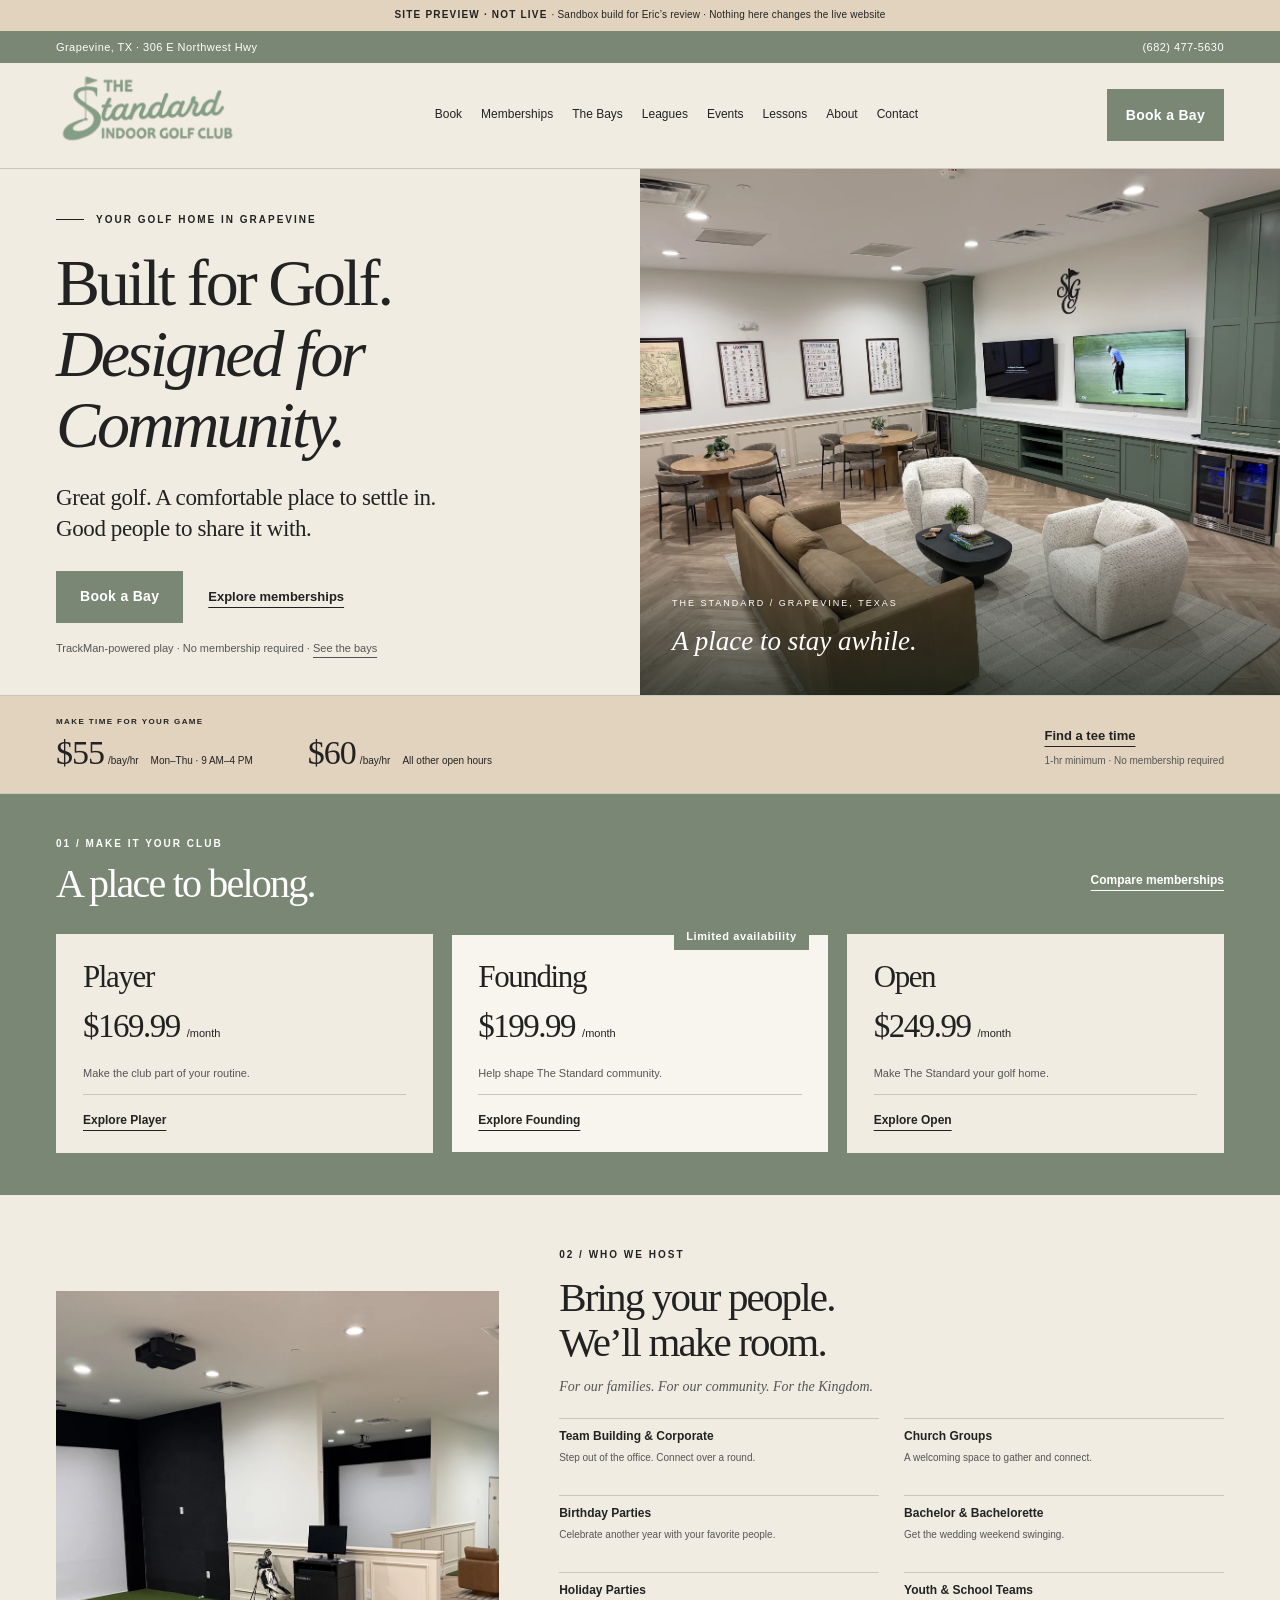
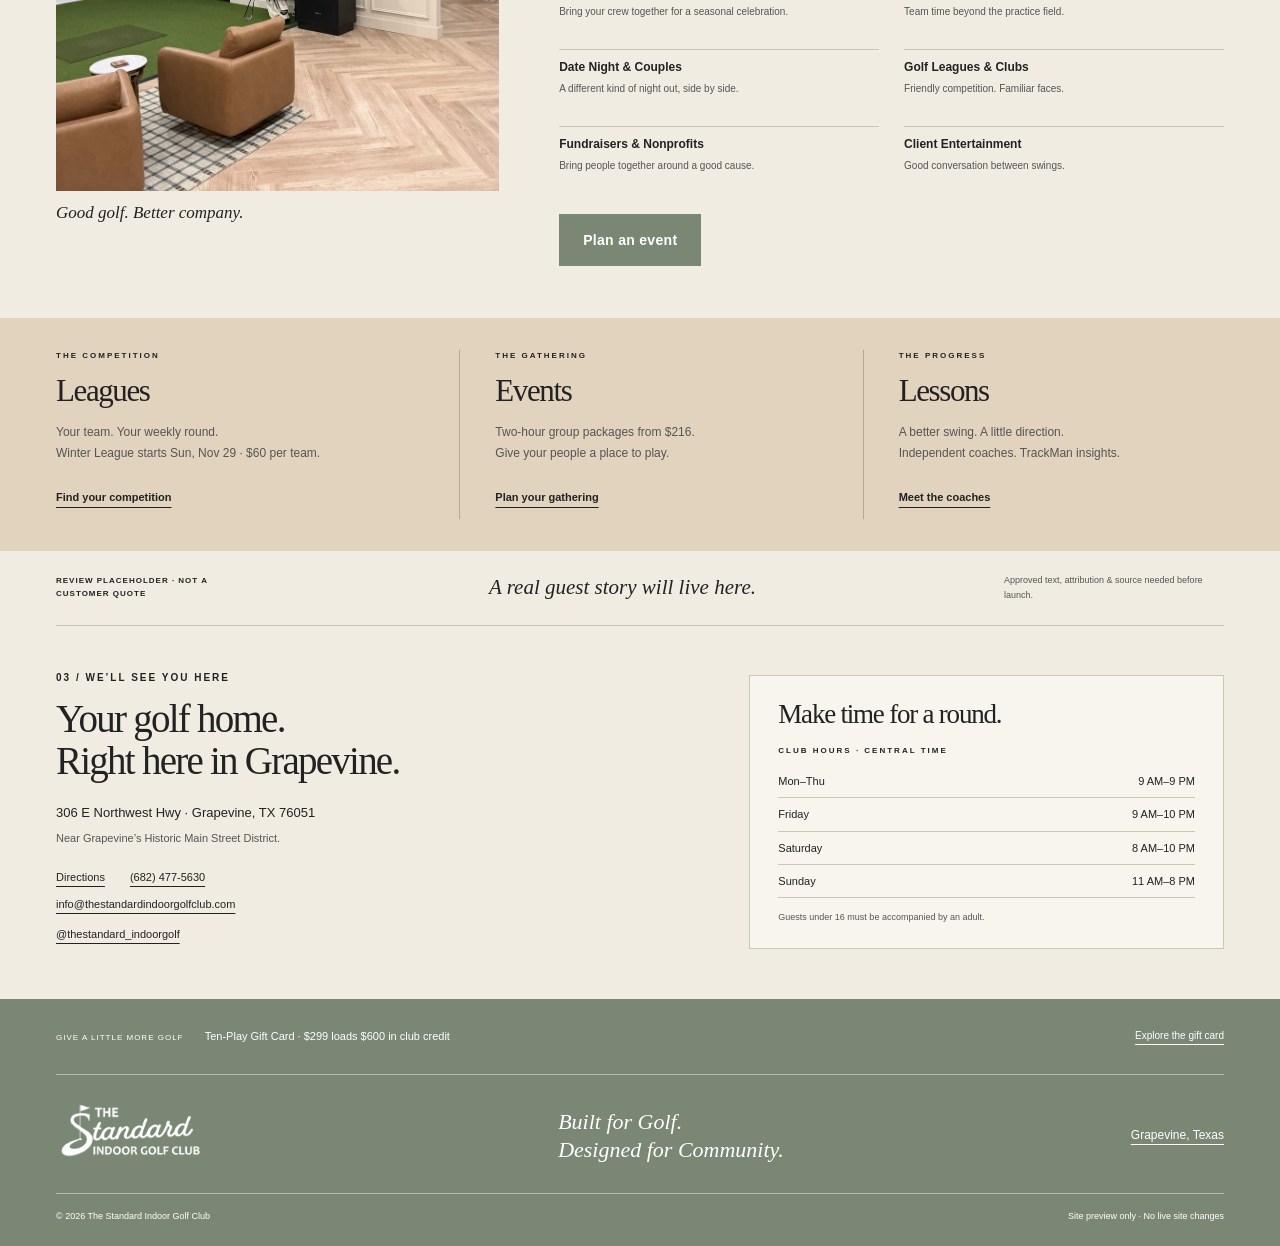
<file: site/index.html>
<!DOCTYPE html>

<html lang="en">
<head>
<meta charset="utf-8"/><meta content="width=device-width, initial-scale=1" name="viewport"/>
<meta content="noindex,nofollow" name="robots"/><meta content="#F0ECE2" name="theme-color"/>
<title>The Standard Indoor Golf Club · Homepage design preview</title>
<meta content="Premium indoor golf and genuine community in Grapevine, Texas. Book a TrackMan bay, find your membership, and make yourself at home." name="description"/>
<link as="image" href="assets/club-lounge.webp" rel="preload"/><link href="homepage.css" rel="stylesheet"/><link href="site.css" rel="stylesheet"/>
<script defer="" src="homepage.js"></script>
</head>
<body>
<a class="skip" href="#main">Skip to content</a>
<div class="preview">SITE PREVIEW · NOT LIVE <span>· Sandbox build for Eric’s review · Nothing here changes the live website</span></div>
<div class="utility"><div class="container"><a href="#visit">Grapevine, TX <span>· 306 E Northwest Hwy</span></a><a href="tel:+16824775630">(682) 477-5630</a></div></div>
<header class="header"><div class="container header-inner">
<a aria-label="The Standard Indoor Golf Club home" class="logo" href="#"><img alt="The Standard Indoor Golf Club" height="512" src="assets/primary-logo.png" width="1024"/></a>
<button aria-controls="navigation" aria-expanded="false" class="menu-toggle">Menu <span aria-hidden="true">☰</span></button>
<nav aria-label="Main navigation" id="navigation"><a href="bookings.html">Book</a><a href="memberships.html">Memberships</a><a href="bays.html">The Bays</a><a href="leagues.html">Leagues</a><a href="events.html">Events</a><a href="coaching.html">Lessons</a><a href="about.html">About</a><a href="contact.html">Contact</a></nav>
<a class="button header-book" href="../public/book.html">Book a Bay</a>
</div></header>
<main id="main"><section aria-labelledby="hero-title" class="hero">
<div class="hero-copy"><p class="eyebrow"><span class="rule"></span> YOUR GOLF HOME IN GRAPEVINE</p>
<h1 id="hero-title">Built for Golf.<br/><em>Designed for<br/>Community.</em></h1>
<p class="hero-intro">Great golf. A comfortable place to settle in. Good people to share it with.</p>
<div class="actions"><a class="button" href="../public/book.html">Book a Bay</a><a class="text-link" href="memberships.html">Explore memberships</a></div>
<p class="quiet">TrackMan-powered play · No membership required · <a href="bays.html">See the bays</a></p>
</div>
<figure class="hero-photo"><img alt="The club’s lounge with a leather sofa, soft armchairs, café tables and green built-in cabinets" fetchpriority="high" height="1125" src="assets/club-lounge.webp" width="1500"/><figcaption><span>THE STANDARD / GRAPEVINE, TEXAS</span><span>A place to stay awhile.</span></figcaption></figure>
</section>
<section aria-label="Hourly rates and booking" class="booking-strip"><div class="container"><p><span class="eyebrow">MAKE TIME FOR YOUR GAME</span><strong>$55<small>/bay/hr</small></strong><span class="rate-time">Mon–Thu · 9 AM–4 PM</span></p><p><strong>$60<small>/bay/hr</small></strong><span class="rate-time">All other open hours</span></p><div><a class="text-link" href="../public/book.html">Find a tee time</a><p>1-hr minimum · No membership required</p></div></div></section>
<section aria-labelledby="members-title" class="membership-section compact-memberships"><div class="container"><div class="compact-heading"><div><p class="eyebrow">01 / MAKE IT YOUR CLUB</p><h2 id="members-title">A place to belong.</h2></div><a class="text-link" href="memberships.html">Compare memberships</a></div><div class="membership-grid">
<article class="membership-card"><h3>Player</h3><p class="membership-price">$169.99<span>/month</span></p><p>Make the club part of your routine.</p><a class="text-link" href="memberships.html">Explore Player</a></article>
<article class="membership-card featured"><div class="availability">Limited availability</div><h3>Founding</h3><p class="membership-price">$199.99<span>/month</span></p><p>Help shape The Standard community.</p><a class="text-link" href="memberships.html">Explore Founding</a></article>
<article class="membership-card"><h3>Open</h3><p class="membership-price">$249.99<span>/month</span></p><p>Make The Standard your golf home.</p><a class="text-link" href="memberships.html">Explore Open</a></article>
</div></div></section>
<section aria-labelledby="host-title" class="host-section container"><figure class="host-photo"><img alt="Finished golf bays with hitting turf, large screens and comfortable leather seating at The Standard" height="1050" loading="lazy" src="assets/club-bays.webp" width="1400"/><figcaption>Good golf. Better company.</figcaption></figure><div><p class="eyebrow">02 / WHO WE HOST</p><h2 id="host-title">Bring your people.<br/>We’ll make room.</h2><p class="kingdom-line">For our families. For our community. For the Kingdom.</p><div class="host-groups"><div class="host-group"><h3>Team Building &amp; Corporate</h3><p>Step out of the office. Connect over a round.</p></div><div class="host-group"><h3>Church Groups</h3><p>A welcoming space to gather and connect.</p></div><div class="host-group"><h3>Birthday Parties</h3><p>Celebrate another year with your favorite people.</p></div><div class="host-group"><h3>Bachelor &amp; Bachelorette</h3><p>Get the wedding weekend swinging.</p></div><div class="host-group"><h3>Holiday Parties</h3><p>Bring your crew together for a seasonal celebration.</p></div><div class="host-group"><h3>Youth &amp; School Teams</h3><p>Team time beyond the practice field.</p></div><div class="host-group"><h3>Date Night &amp; Couples</h3><p>A different kind of night out, side by side.</p></div><div class="host-group"><h3>Golf Leagues &amp; Clubs</h3><p>Friendly competition. Familiar faces.</p></div><div class="host-group"><h3>Fundraisers &amp; Nonprofits</h3><p>Bring people together around a good cause.</p></div><div class="host-group"><h3>Client Entertainment</h3><p>Good conversation between swings.</p></div></div><div class="actions" style="margin-top:22px"><a class="button" href="events.html">Plan an event</a></div></div></section>
<section class="teaser-section"><div class="container teaser-grid"><article><p class="eyebrow">THE COMPETITION</p><h3>Leagues</h3><p>Your team. Your weekly round.<br/>Winter League starts Sun, Nov 29 · $60 per team.</p><a class="text-link" href="leagues.html">Find your competition</a></article><article><p class="eyebrow">THE GATHERING</p><h3>Events</h3><p>Two-hour group packages from $216.<br/>Give your people a place to play.</p><a class="text-link" href="events.html">Plan your gathering</a></article><article><p class="eyebrow">THE PROGRESS</p><h3>Lessons</h3><p>A better swing. A little direction.<br/>Independent coaches. TrackMan insights.</p><a class="text-link" href="coaching.html">Meet the coaches</a></article></div></section>
<aside aria-label="Future guest review" class="review-mini container"><span class="placeholder-label">REVIEW PLACEHOLDER · NOT A CUSTOMER QUOTE</span><p>A real guest story will live here.</p><span>Approved text, attribution &amp; source needed before launch.</span></aside>
<section aria-labelledby="visit-title" class="visit-short container" id="visit"><div><p class="eyebrow">03 / WE’LL SEE YOU HERE</p><h2 id="visit-title">Your golf home.<br/>Right here in Grapevine.</h2><address>306 E Northwest Hwy · Grapevine, TX 76051</address><p class="location-note">Near Grapevine’s Historic Main Street District.</p><div class="visit-actions"><a href="https://www.google.com/maps/search/?api=1&amp;query=306+E+Northwest+Hwy+Grapevine+TX+76051">Directions</a><a href="tel:+16824775630">(682) 477-5630</a></div><a class="email-link" href="mailto:info@thestandardindoorgolfclub.com">info@thestandardindoorgolfclub.com</a><a class="social-link" href="https://www.instagram.com/thestandard_indoorgolf/">@thestandard_indoorgolf</a></div><div class="hours-short"><h3>Make time for a round.</h3><p class="eyebrow">CLUB HOURS · CENTRAL TIME</p><dl><div><dt>Mon–Thu</dt><dd>9 AM–9 PM</dd></div><div><dt>Friday</dt><dd>9 AM–10 PM</dd></div><div><dt>Saturday</dt><dd>8 AM–10 PM</dd></div><div><dt>Sunday</dt><dd>11 AM–8 PM</dd></div></dl><p class="quiet">Guests under 16 must be accompanied by an adult.</p></div></section>
</main>
<footer><div class="container footer-gift"><p>GIVE A LITTLE MORE GOLF <span>Ten-Play Gift Card · $299 loads $600 in club credit</span></p><a href="gift-card.html">Explore the gift card</a></div><div class="container footer-main"><a aria-label="Return to top" class="footer-logo" href="#"><img alt="The Standard Indoor Golf Club" height="512" src="assets/logo-white.png" width="1024"/></a><p>Built for Golf.<br/>Designed for Community.</p><a href="#visit">Grapevine, Texas</a></div><div class="container footer-bottom"><span>© 2026 The Standard Indoor Golf Club</span><span>Site preview only · No live site changes</span></div></footer>
<div class="mobile-book"><a class="button" href="../public/book.html">Book a Bay</a><a aria-label="View hours and directions" href="#visit">Hours &amp; location</a></div>
</body></html>
</file>
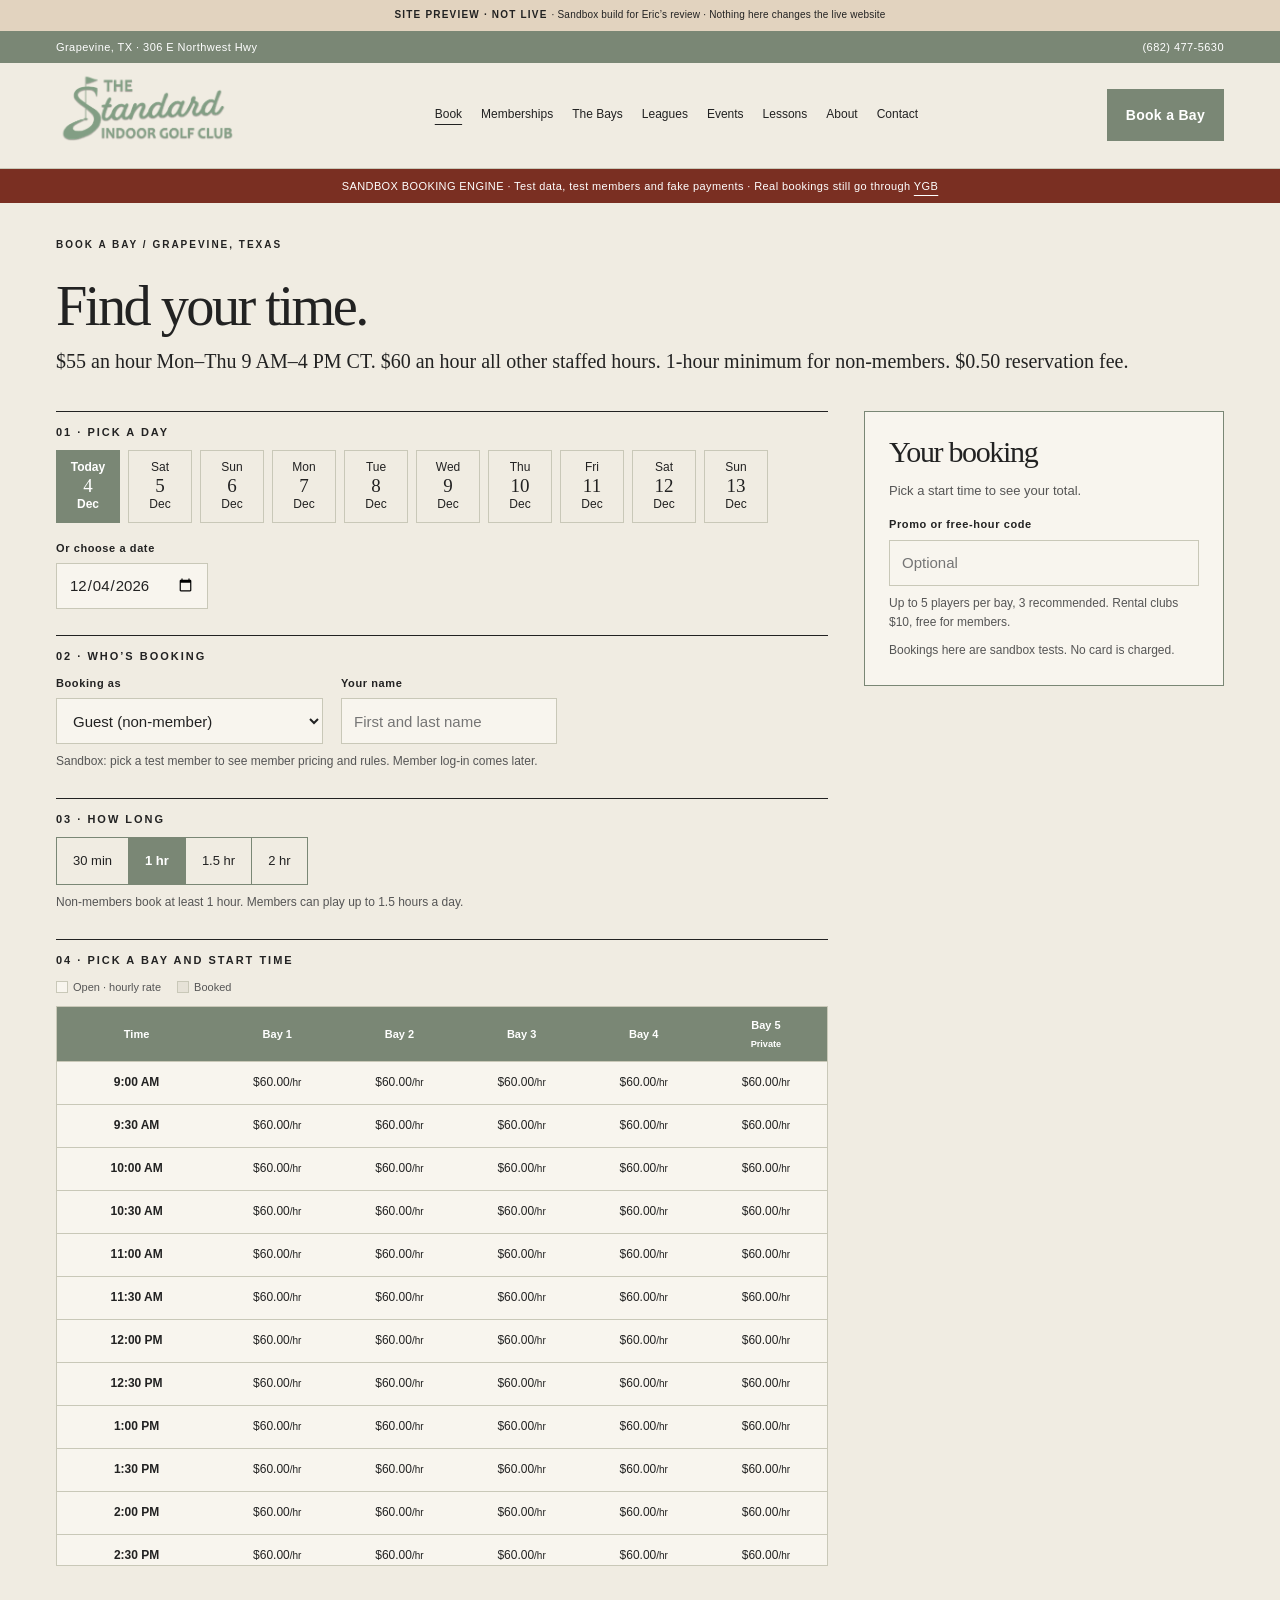
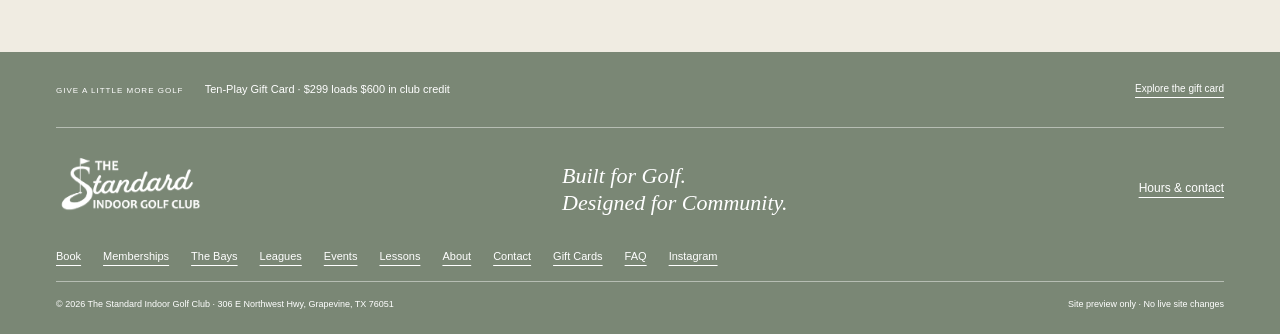
<file: public/book.html>
<!DOCTYPE html>
<html lang="en">
<head><script src="engine-browser.js"></script>
<meta charset="utf-8"/><meta content="width=device-width, initial-scale=1" name="viewport"/>
<meta content="noindex,nofollow" name="robots"/><meta content="#F0ECE2" name="theme-color"/>
<title>Book a Bay · The Standard Indoor Golf Club · Site preview</title>
<meta content="Choose a day, a bay and a time at The Standard Indoor Golf Club. Sandbox booking engine with test data." name="description"/>
<style>:root{--green:#7a8775;--villa:#f0ece2;--patience:#e2d3bf;--ink:#253027;--dark:#29392f;--muted:#50594d;--line:#c9c8b8;--paper:#f8f5ee;--serif:Georgia,'Times New Roman',serif;--sans:Arial,Helvetica,sans-serif}*{box-sizing:border-box}html{scroll-behavior:smooth;scroll-padding-top:125px}body{margin:0;background:var(--villa);color:var(--ink);font:16px/1.65 var(--sans);-webkit-font-smoothing:antialiased}a{color:inherit;text-underline-offset:5px}button{font:inherit;color:inherit;cursor:pointer}a,button{-webkit-tap-highlight-color:transparent}button:focus-visible,a:focus-visible,summary:focus-visible{outline:3px solid #9b5b23;outline-offset:5px}img{display:block;width:100%;height:auto}figure,p{margin:0}p+p{margin-top:17px}h1,h2,h3{font-family:var(--serif);font-weight:400;line-height:1.08;letter-spacing:-.045em;margin:0}h1{font-size:clamp(52px,5vw,78px)}h2{font-size:clamp(38px,3.8vw,56px)}h3{font-size:34px}em{font-weight:400}button{border:0}button.text-link{background:none;padding-left:0;padding-right:0}a,button{touch-action:manipulation}.container{width:min(1280px,calc(100% - 112px));margin-inline:auto}.skip{position:fixed;top:-100px;left:20px;background:var(--paper);padding:14px;z-index:100}.skip:focus{top:12px}.preview{padding:7px 16px;text-align:center;background:var(--patience);font-size:10px;font-weight:700;letter-spacing:1.2px}.preview span{font-weight:400;letter-spacing:.2px}.utility{background:var(--dark);color:var(--villa);font-size:11px;letter-spacing:.45px}.utility .container{display:flex;justify-content:space-between}.utility a{padding:7px 0;text-decoration:none}.header{position:sticky;top:0;z-index:30;background:var(--villa);border-bottom:1px solid var(--line)}.header-inner{display:flex;align-items:center;justify-content:space-between;gap:28px;min-height:105px}.logo{width:190px;flex-shrink:0}.logo img{width:190px;height:95px;object-fit:contain}.header nav{display:flex;gap:23px;align-items:center}.header nav a{text-decoration:none;font-size:12px;min-height:48px;display:flex;align-items:center}.header nav a:hover{text-decoration:underline}.button{display:inline-flex;align-items:center;justify-content:space-between;gap:35px;min-height:52px;padding:13px 23px;text-decoration:none;background:var(--dark);color:var(--villa);font-size:13px;font-weight:700;letter-spacing:.3px;border:1px solid var(--dark);transition:background .16s}.button:hover{background:#405344}.button span{font-size:21px;line-height:1}.header-book{white-space:nowrap;font-size:12px;padding:10px 18px;gap:20px}.menu-toggle{display:none}.eyebrow{font-size:10px;font-weight:700;letter-spacing:2px;line-height:1.5;margin-bottom:24px}.hero{display:grid;grid-template-columns:1fr 1fr;min-height:665px}.hero-copy{padding:66px 48px 48px max(56px,calc((100vw - 1280px)/2));display:flex;flex-direction:column;justify-content:center}.hero .eyebrow{display:flex;align-items:center;gap:12px}.rule{width:28px;height:1px;background:var(--ink)}.hero h1{margin-bottom:28px}.hero-intro{font-family:var(--serif);font-size:24px;line-height:1.35;max-width:410px;letter-spacing:-.4px}.hero-detail{font-size:14px;color:var(--muted);max-width:405px}.actions{display:flex;gap:25px;align-items:center;margin-top:31px;flex-wrap:wrap}.text-link{min-height:48px;display:inline-flex;align-items:center;justify-content:space-between;gap:22px;font-size:13px;font-weight:700;text-decoration:underline;text-decoration-thickness:1px;text-underline-offset:6px}.text-link span{font-size:22px;text-decoration:none}.quiet{font-size:11px;color:var(--muted);margin-top:17px;line-height:1.6}.hero-photo{position:relative;overflow:hidden}.hero-photo>img{height:100%;object-fit:cover;object-position:53% center;position:absolute;inset:0}.hero-photo:after{content:'';position:absolute;inset:65% 0 0;background:linear-gradient(transparent,rgba(16,26,18,.75))}.hero-photo figcaption{position:absolute;bottom:32px;left:32px;right:32px;color:#fff;z-index:1;display:flex;flex-direction:column;gap:8px}.hero-photo figcaption span:first-child{font-size:9px;letter-spacing:2px}.hero-photo figcaption span:last-child{font-family:var(--serif);font-size:27px;font-style:italic}.quick-facts{border-block:1px solid var(--line);background:var(--patience)}.quick-facts>.container{display:grid;grid-template-columns:1fr 1fr 1fr 1fr;align-items:center;padding-block:25px}.quick-facts p{font-family:var(--serif);font-size:20px;margin:0}.quick-facts p span{display:block;font-family:var(--sans);font-size:9px;font-weight:700;letter-spacing:1.8px;margin-bottom:4px}.quick-facts a{font-size:12px;justify-self:end;display:flex;gap:22px;align-items:center;min-height:48px}.section{padding-block:96px}.split{display:grid;grid-template-columns:1fr 1fr;align-items:center;gap:80px}.section-copy>p:not(.eyebrow):not(.quiet){color:var(--muted);font-size:15px;max-width:470px;line-height:1.8}.section-copy h2{margin-bottom:26px}.photo-frame{position:relative}.photo-frame>img{aspect-ratio:1/1.07;object-fit:cover;object-position:45% center}.photo-frame figcaption{font-family:var(--serif);font-style:italic;padding:15px 0 0;font-size:17px}.rate-row{display:grid;grid-template-columns:1fr 1fr;border-block:1px solid var(--line);padding:21px 0;margin:27px 0}.rate-row>div+div{padding-left:24px;border-left:1px solid var(--line)}.rate-row strong{font-family:var(--serif);font-size:40px;letter-spacing:-1px;font-weight:400;line-height:1}.rate-row strong span{font-family:var(--sans);font-size:11px;letter-spacing:0;margin-left:4px}.rate-row p{font-size:11px;color:var(--muted);margin-top:10px}.booking-steps{padding:0;margin:0 0 26px;list-style:none;display:flex;gap:15px;font-size:11px;flex-wrap:wrap}.booking-steps li{display:flex;gap:7px;align-items:center}.booking-steps span{width:20px;height:20px;display:grid;place-items:center;border:1px solid var(--line);border-radius:50%;font-size:10px}.membership-section{padding:87px 0 34px;background:var(--green);color:#172117}.section-heading{display:flex;justify-content:space-between;gap:45px;align-items:flex-end;margin-bottom:43px}.section-heading>p{max-width:380px;font-size:14px;color:var(--muted);line-height:1.8;margin-bottom:4px}.membership-section .section-heading>p{color:#1c291c}.membership-grid{display:grid;grid-template-columns:repeat(3,1fr);gap:18px}.membership-card{background:var(--villa);padding:38px 32px 25px;position:relative;border:1px solid var(--villa);display:flex;flex-direction:column;min-height:340px}.membership-card.featured{background:var(--paper);border:1px solid var(--dark)}.card-index{font-size:9px;letter-spacing:1.7px;margin-bottom:24px}.membership-card h3{font-size:36px}.membership-price{font-family:var(--serif);font-size:40px;letter-spacing:-1.5px;margin-top:22px!important;line-height:1.2}.membership-price span{font-family:var(--sans);font-size:11px;letter-spacing:0;margin-left:7px}.membership-card>p:not(.card-index):not(.membership-price){font-size:13px;color:var(--muted);line-height:1.7;margin-bottom:20px}.membership-card .text-link{margin-top:auto;justify-content:space-between;border-top:1px solid var(--line);padding-top:15px}.availability{position:absolute;top:-13px;right:19px;background:var(--dark);color:var(--villa);font-size:9px;font-weight:700;letter-spacing:.6px;padding:5px 12px}.membership-note{display:flex;justify-content:space-between;gap:20px;align-items:center;margin-top:24px}.membership-note p{font-size:12px}.experience-grid{display:grid;grid-template-columns:repeat(3,1fr);gap:36px}.experience{padding-top:20px;border-top:1px solid var(--ink);display:flex;flex-direction:column;scroll-margin-top:130px}.card-top{display:flex;justify-content:space-between;font-size:9px;font-weight:700;letter-spacing:1.5px;margin-bottom:26px}.experience h3{font-size:35px;line-height:1.13;margin-bottom:23px}.experience>p{font-size:14px;color:var(--muted);line-height:1.8}.detail-price{font-family:var(--serif);font-size:28px!important;color:var(--ink)!important}.detail-price span{font-family:var(--sans);font-size:12px}.experience .text-link{margin-top:auto;padding-top:26px;justify-content:flex-start}.experience small{font-size:9px;line-height:1.6;color:var(--muted);margin-top:6px}.event-prices{font-size:11px;margin-top:18px;margin-bottom:5px}.event-prices p{display:flex;justify-content:space-between;border-bottom:1px solid var(--line);padding:6px 0;margin:0}.event-prices b{font-weight:400}.coach-names{font-size:12px!important;margin-top:22px!important}.about-section{background:var(--patience);padding:80px 0}.about-photo img{aspect-ratio:1/1;object-fit:cover;object-position:38% center}.about-photo figcaption{font-size:17px;font-family:var(--serif);font-style:italic;margin-top:14px}.proof{padding-block:80px;text-align:center}.proof h2{font-size:42px}.proof-placeholder{max-width:800px;margin:35px auto 0;border:1px dashed #818677;padding:30px;background:#ece9df}.placeholder-label{display:block;font-size:9px;letter-spacing:1px;font-weight:700}.proof-placeholder p{font-family:var(--serif);font-size:26px;margin:13px 0}.proof-placeholder>span:last-child{font-size:11px;color:var(--muted)}.gift-strip{background:var(--patience);border-block:1px solid #c4b39d;padding:34px 0}.gift-strip>.container{display:flex;justify-content:space-between;align-items:center;gap:25px}.gift-strip .eyebrow{margin-bottom:9px}.gift-strip h2{font-size:33px}.gift-strip p:not(.eyebrow){font-size:13px;margin-top:10px}.outline{background:transparent;color:var(--ink)}.outline:hover{background:var(--villa)}.visit{display:grid;grid-template-columns:1fr 1fr;gap:100px}.visit h2{margin-bottom:28px}.visit address{font-style:normal;font-size:19px;line-height:1.6}.visit>div>p:not(.eyebrow){font-size:13px;color:var(--muted);margin:16px 0 0}.contact-links{display:flex;flex-direction:column;align-items:flex-start;gap:7px;margin-top:28px}.contact-links a{font-size:13px;min-height:35px;overflow-wrap:anywhere}.hours-card{background:var(--paper);padding:40px;border:1px solid var(--line);align-self:start}.hours-card h3{font-size:32px;margin-bottom:20px}.hours-card .eyebrow{font-size:9px;margin-bottom:16px}.hours-card dl{margin:0 0 28px;font-size:13px}.hours-card dl>div{display:flex;justify-content:space-between;gap:20px;border-bottom:1px solid var(--line);padding:12px 0}.hours-card dd{margin:0;white-space:nowrap}.hours-card .button{width:100%}footer{background:var(--dark);color:var(--villa);padding:35px 0 22px}.footer-main{display:flex;align-items:center;justify-content:space-between;gap:30px;padding-bottom:25px}.footer-logo{width:200px;background:var(--villa);padding:3px 13px}.footer-main p{font-family:var(--serif);font-size:26px;font-style:italic;line-height:1.25}.footer-main>a:last-child{font-size:12px;min-height:48px;display:flex;gap:50px;align-items:center}.footer-bottom{border-top:1px solid #667365;padding-top:20px;display:flex;justify-content:space-between;gap:20px;font-size:9px;color:var(--villa)}.mobile-book{display:none}dialog{background:var(--villa);color:var(--ink);border:1px solid var(--dark);padding:45px;max-width:520px;width:calc(100% - 32px)}dialog::backdrop{background:#19251cd6}dialog h2{font-size:38px;margin-bottom:24px}dialog p{font-size:14px;margin-bottom:22px}.dialog-close{position:absolute;right:8px;top:3px;background:transparent;font-size:30px;width:48px;height:48px}.dialog-done{width:100%}
@media(min-width:1600px){.hero-copy{padding-right:70px}.hero{min-height:730px}}
@media(max-width:1200px){.container{width:calc(100% - 64px)}.header-inner{gap:16px}.header nav{gap:15px}.logo,.logo img{width:160px}.hero-copy{padding:50px 32px}.hero h1{font-size:60px}.split{gap:45px}.header-book{gap:12px;padding-inline:12px}.experience-grid{gap:25px}.membership-card{padding:32px 24px 23px}.visit{gap:60px}}
@media(max-width:1000px){.header-inner{min-height:88px}.logo img{height:80px}.menu-toggle{display:flex;background:none;align-items:center;gap:13px;min-height:48px;font-size:12px;margin-left:auto}.menu-toggle span{font-size:20px}.header nav{display:none;position:absolute;left:0;right:0;top:100%;background:var(--villa);border-bottom:1px solid var(--line);padding:16px 32px;grid-template-columns:1fr 1fr;gap:4px 24px;box-shadow:0 15px 20px #17211712}.header nav.open{display:grid}.header nav a{font-size:15px;min-height:48px;border-bottom:1px solid var(--line)}.hero{min-height:630px}.hero h1{font-size:52px}.hero-intro{font-size:22px}.hero-detail{font-size:13px}.hero .actions{gap:14px}.quick-facts p{font-size:17px}.quick-facts a{font-size:11px;gap:10px}.section{padding-block:72px}.split{gap:36px}h2{font-size:41px}.membership-card{padding:30px 20px 20px}.membership-price{font-size:32px}.membership-price span{font-size:10px}.section-heading>p{max-width:270px;font-size:12px}.experience h3{font-size:28px}.experience>p{font-size:13px}.hours-card{padding:28px}.visit{gap:45px}.visit h2{font-size:38px}.footer-main p{font-size:23px}}
@media(max-width:700px){html{scroll-padding-top:100px}.container{width:calc(100% - 40px)}.preview{font-size:8px;letter-spacing:1px;padding:7px 12px}.preview span{display:block;font-size:8px;margin-top:2px}.utility{font-size:10px}.utility a{padding:6px 0}.utility a span{display:none}.header-inner{min-height:77px;gap:15px}.logo,.logo img{width:143px}.logo img{height:71px}.header-book{display:none}.menu-toggle{font-size:12px;padding:0 4px}.hero{display:flex;flex-direction:column;min-height:0}.hero-copy{padding:43px 24px 36px}.hero h1{font-size:53px;line-height:1.03;margin-bottom:24px;letter-spacing:-2.7px}.hero .eyebrow{font-size:8px;letter-spacing:1.6px;margin-bottom:25px;gap:9px}.rule{width:20px}.hero-intro{font-size:23px;max-width:345px}.hero-detail{font-size:13px;line-height:1.8;margin-top:17px;max-width:330px}.actions{margin-top:25px;gap:22px;flex-wrap:nowrap}.hero .button{padding:12px 18px;gap:25px;white-space:nowrap;font-size:12px}.hero .text-link{font-size:11px;gap:10px;line-height:1.5}.hero .text-link span{font-size:18px}.hero .quiet{font-size:10px;margin-top:17px}.hero-photo{height:350px;min-height:350px}.hero-photo>img{object-position:50% 45%}.hero-photo figcaption{left:24px;bottom:23px;gap:6px}.hero-photo figcaption span:first-child{font-size:8px}.hero-photo figcaption span:last-child{font-size:26px}.quick-facts>.container{grid-template-columns:1fr 1fr;gap:20px 16px;padding-block:22px}.quick-facts p{font-size:18px}.quick-facts p span{font-size:8px;letter-spacing:1.4px}.quick-facts a{justify-self:start;font-size:11px;gap:12px}.section{padding-block:56px}.split{grid-template-columns:1fr;gap:32px}.play .section-copy{order:-1}.section-copy h2{margin-bottom:23px}h2{font-size:39px;letter-spacing:-1.5px}.eyebrow{font-size:8px;letter-spacing:1.7px;margin-bottom:20px}.section-copy>p:not(.eyebrow):not(.quiet){font-size:14px}.rate-row{margin:24px 0 22px;padding-block:21px}.rate-row>div+div{padding-left:20px}.rate-row strong{font-size:38px}.rate-row strong span{font-size:10px}.rate-row p{font-size:10px}.booking-steps{gap:12px;font-size:10px}.booking-steps li{gap:5px}.booking-steps span{width:17px;height:17px;font-size:9px}.photo-frame>img{aspect-ratio:1/1;object-position:38% center}.photo-frame figcaption{font-size:16px}.membership-section{padding:55px 0 25px}.section-heading{flex-direction:column;align-items:flex-start;gap:22px;margin-bottom:35px}.section-heading>p{font-size:13px;max-width:100%;line-height:1.8}.membership-grid{grid-template-columns:1fr;gap:22px}.membership-card{padding:29px 26px 18px;min-height:285px}.card-index{font-size:9px;margin-bottom:15px}.membership-card h3{font-size:35px}.membership-price{font-size:38px;margin-top:18px!important}.membership-price span{font-size:11px}.membership-card>p:not(.card-index):not(.membership-price){font-size:13px;margin-bottom:18px}.availability{right:22px}.membership-note{flex-direction:column;align-items:flex-start;gap:4px;margin-top:20px}.membership-note p{font-size:11px;max-width:285px}.membership-note .text-link{font-size:12px}.experience-grid{grid-template-columns:1fr;gap:34px}.experience{padding-top:17px;scroll-margin-top:100px}.card-top{font-size:9px;margin-bottom:20px}.experience h3{font-size:34px;margin-bottom:20px}.experience>p{font-size:14px}.experience .text-link{padding-top:17px;min-height:55px}.experience small{font-size:9px}.event-prices{font-size:12px}.event-prices p{padding:9px 0}.about-section{padding:55px 0}.about-photo img{aspect-ratio:1/1;object-position:38% center}.about-photo figcaption{font-size:16px}.proof{padding-block:55px}.proof h2{font-size:36px}.proof-placeholder{padding:25px 19px;margin-top:27px}.placeholder-label{font-size:8px;letter-spacing:.7px}.proof-placeholder p{font-size:24px;line-height:1.25;margin:17px 0}.proof-placeholder>span:last-child{font-size:10px;display:block;line-height:1.8}.gift-strip{padding:31px 0}.gift-strip>.container{flex-direction:column;align-items:flex-start;gap:23px}.gift-strip h2{font-size:32px}.gift-strip p:not(.eyebrow){font-size:13px}.gift-strip .button{width:100%}.visit{grid-template-columns:1fr;gap:34px}.visit h2{font-size:38px}.visit address{font-size:18px}.visit>div>p:not(.eyebrow){font-size:12px}.contact-links{margin-top:23px;gap:3px}.contact-links a{min-height:44px;font-size:12px;display:flex;align-items:center;gap:15px}.hours-card{padding:28px 23px}.hours-card h3{font-size:30px}.hours-card dl{font-size:12px}.hours-card dd{font-size:12px}.hours-card .quiet{font-size:10px}footer{padding:32px 0 110px}.footer-main{flex-direction:column;align-items:flex-start;gap:25px}.footer-logo{width:195px}.footer-main p{font-size:27px}.footer-main>a:last-child{font-size:12px;min-height:44px}.footer-bottom{font-size:8px;flex-direction:column;gap:9px}.mobile-book{position:fixed;bottom:0;left:0;right:0;z-index:40;display:flex;align-items:center;justify-content:space-between;gap:15px;background:var(--villa);border-top:1px solid var(--line);padding:10px 20px calc(10px + env(safe-area-inset-bottom));box-shadow:0 -4px 20px #1721170d}.mobile-book .button{min-height:48px;font-size:12px;padding:10px 18px;flex:1;max-width:210px}.mobile-book>a:last-child{font-size:11px;white-space:nowrap;min-height:48px;display:flex;align-items:center}dialog{padding:42px 26px 28px}dialog h2{font-size:34px}}
@media(prefers-reduced-motion:reduce){html{scroll-behavior:auto}*{transition:none!important}}
/* Concise homepage / review revision */
.hero{min-height:510px}.hero-copy{padding-top:43px;padding-bottom:38px}.hero h1{font-size:66px;margin-bottom:22px}.hero-intro{font-size:23px}.hero .eyebrow{margin-bottom:20px}.hero .actions{margin-top:26px}.booking-strip{background:var(--patience);border-block:1px solid var(--line);padding:20px 0}.booking-strip>.container{display:flex;align-items:center;gap:55px}.booking-strip .eyebrow{display:block;font-size:8px;margin-bottom:8px;letter-spacing:1.4px}.booking-strip strong{font:34px/1 var(--serif);letter-spacing:-1px;margin-right:12px}.booking-strip small{font:10px var(--sans);letter-spacing:0;margin-left:4px}.rate-time{font-size:10px;white-space:nowrap}.booking-strip>.container>p:nth-child(2){margin:19px 0 0}.booking-strip>.container>div:last-child{margin-left:auto}.booking-strip .text-link{min-height:34px}.booking-strip>div>div>p{font-size:10px;color:var(--muted)}.compact-memberships{padding:42px 0}.compact-heading{display:flex;align-items:flex-end;justify-content:space-between;margin-bottom:29px;gap:20px}.compact-heading .eyebrow{margin-bottom:11px}.compact-heading h2{font-size:40px}.compact-heading>.text-link{font-size:12px}.compact-memberships .membership-card{min-height:218px;padding:25px 26px 16px}.compact-memberships h3{font-size:31px}.compact-memberships .membership-price{font-size:33px;margin-top:14px!important}.compact-memberships .membership-card>p:not(.membership-price){font-size:11px;margin-bottom:12px}.compact-memberships .membership-card .text-link{padding-top:9px;min-height:42px;font-size:12px}.host-section{display:grid;grid-template-columns:.8fr 1.2fr;gap:60px;align-items:center;padding-block:52px}.host-photo img{aspect-ratio:1/1.13;object-fit:cover;object-position:38% center}.host-photo figcaption{font:italic 17px var(--serif);margin-top:12px}.host-section .eyebrow{margin-bottom:13px}.host-section h2{font-size:41px;margin-bottom:22px}.host-groups{display:grid;grid-template-columns:1fr 1fr;gap:18px 25px}.host-group{display:block;text-decoration:none;border-top:1px solid var(--line);padding-top:12px;min-height:90px}.host-group:hover h3{text-decoration:underline;text-underline-offset:4px}.host-group h3{font-family:var(--sans);font-weight:700;font-size:12px;line-height:1.45;letter-spacing:0;margin-bottom:7px;position:relative;padding-right:17px}.host-group h3 span{position:absolute;right:0;top:0}.host-group p{font-size:11px;line-height:1.7;color:var(--muted)}.teaser-section{padding:32px 0;background:var(--patience)}.teaser-grid{display:grid;grid-template-columns:repeat(3,1fr);gap:42px}.teaser-grid article+article{border-left:1px solid #b6aa97;padding-left:35px}.teaser-grid .eyebrow{font-size:8px;margin-bottom:12px}.teaser-grid h3{font-size:31px;margin-bottom:14px}.teaser-grid p:not(.eyebrow){font-size:12px;color:var(--muted);line-height:1.8}.teaser-grid .text-link{font-size:11px;margin-top:10px;min-height:44px}.review-mini{border-bottom:1px solid var(--line);display:flex;align-items:center;justify-content:space-between;gap:20px;padding-block:22px}.review-mini .placeholder-label{max-width:185px;font-size:8px;line-height:1.6}.review-mini p{font:italic 21px var(--serif)}.review-mini>span:last-child{font-size:9px;color:var(--muted);max-width:220px}.visit-short{display:grid;grid-template-columns:1.25fr 1fr;gap:100px;padding-block:44px}.visit-short .eyebrow{margin-bottom:13px}.visit-short h2{font-size:39px;margin-bottom:20px}.visit-short address{font-style:normal;font-size:13px}.location-note{font-size:11px;color:var(--muted);margin-top:6px}.visit-actions{display:flex;gap:25px;margin-top:12px;font-size:11px}.visit-actions a{min-height:35px;display:flex;align-items:center}.email-link,.social-link{font-size:11px;display:table;min-height:30px;overflow-wrap:anywhere}.hours-short{padding:24px 28px;background:var(--paper);border:1px solid var(--line);align-self:center}.hours-short h3{font-size:27px;margin-bottom:16px}.hours-short .eyebrow{font-size:8px;margin-bottom:8px}.hours-short dl{margin:0;font-size:11px}.hours-short dl>div{display:flex;justify-content:space-between;border-bottom:1px solid var(--line);padding:7px 0}.hours-short dd{margin:0}.hours-short .quiet{font-size:9px;margin-top:12px}footer{padding-top:0}.footer-gift{display:flex;justify-content:space-between;align-items:center;gap:25px;padding-block:20px;border-bottom:1px solid #667365;margin-bottom:24px;font-size:10px}.footer-gift p{font-size:8px;letter-spacing:1px}.footer-gift p span{font-size:11px;letter-spacing:0;margin-left:18px}.footer-gift a{min-height:35px;display:flex;align-items:center;white-space:nowrap}.footer-main{padding-bottom:20px}.footer-logo{width:155px}.footer-main p{font-size:22px}.footer-bottom{padding-top:15px}.stub-page{max-width:700px;padding-block:60px}.stub-logo{display:block;width:220px;margin-bottom:50px}.stub-page h1{font-size:55px;margin-bottom:25px}.stub-page>p:not(.eyebrow){margin-bottom:20px}.stub-page .button{margin-top:20px}
@media(min-width:1600px){.hero{min-height:570px}}
@media(max-width:1100px){.hero h1{font-size:55px}.booking-strip>.container{gap:25px}.rate-time{display:block;margin-top:7px}.booking-strip>.container>p:nth-child(2){margin:20px 0 0}.host-section{gap:35px}.host-group{min-height:105px}.host-section h2{font-size:37px}.visit-short{gap:50px}}
@media(max-width:700px){.hero{min-height:0}.hero-copy{padding:32px 24px 26px}.hero h1{font-size:49px;margin-bottom:20px}.hero .eyebrow{margin-bottom:18px}.hero-intro{font-size:21px}.hero .actions{margin-top:20px}.hero-photo{height:265px;min-height:265px}.hero .quiet{margin-top:12px}.booking-strip{padding:20px 0}.booking-strip>.container{display:grid;grid-template-columns:1fr 1fr;gap:16px 24px}.booking-strip>.container>p:nth-child(2){margin:24px 0 0}.booking-strip>.container>div:last-child{grid-column:1/-1;display:flex;justify-content:space-between;align-items:center;gap:15px;margin:0}.booking-strip strong{font-size:31px}.booking-strip .eyebrow{font-size:7px;letter-spacing:1px;white-space:nowrap}.booking-strip .text-link{font-size:11px;white-space:nowrap;gap:12px;min-height:44px}.booking-strip>div>div>p{font-size:8px;max-width:135px}.rate-time{font-size:9px}.compact-memberships{padding:33px 0}.compact-heading{align-items:flex-start;flex-direction:column;gap:5px;margin-bottom:24px}.compact-heading h2{font-size:35px}.compact-heading .eyebrow{font-size:8px;margin-bottom:10px}.compact-heading>.text-link{font-size:11px;min-height:40px}.compact-memberships .membership-grid{gap:19px}.compact-memberships .membership-card{min-height:0;padding:20px 23px 12px;display:grid;grid-template-columns:1fr 1fr;gap:0 12px;align-items:center}.compact-memberships h3{font-size:29px}.compact-memberships .membership-price{font-size:29px;margin:0!important;justify-self:end}.compact-memberships .membership-price span{font-size:9px;display:block;text-align:right;margin:3px 0 0}.compact-memberships .membership-card>p:not(.membership-price){font-size:10px;grid-column:1/-1;margin-top:12px;margin-bottom:10px}.compact-memberships .membership-card .text-link{grid-column:1/-1;min-height:43px;font-size:11px}.availability{font-size:8px;top:-11px;padding:3px 9px}.host-section{padding-block:36px;display:flex;flex-direction:column;gap:23px;align-items:stretch}.host-section>div{order:-1}.host-section .eyebrow{font-size:8px;margin-bottom:12px}.host-section h2{font-size:36px;margin-bottom:23px}.host-groups{gap:15px 18px}.host-group{min-height:107px;padding-top:11px}.host-group h3{font-size:11px;margin-bottom:7px}.host-group p{font-size:10px}.host-photo img{aspect-ratio:1.55/1;object-position:40% 53%}.host-photo figcaption{font-size:15px;margin-top:9px}.teaser-section{padding:11px 0}.teaser-grid{display:block}.teaser-grid article{padding:21px 0;display:grid;grid-template-columns:85px 1fr;gap:8px 15px}.teaser-grid article+article{border-left:0;border-top:1px solid #b6aa97;padding-left:0}.teaser-grid .eyebrow{grid-column:1/-1;font-size:7px;margin:0}.teaser-grid h3{font-size:27px;margin:0}.teaser-grid p:not(.eyebrow){font-size:10px;margin:0}.teaser-grid .text-link{grid-column:2;font-size:10px;margin:0;min-height:40px;justify-content:flex-start;gap:15px}.review-mini{padding-block:20px;flex-wrap:wrap;gap:9px}.review-mini .placeholder-label{font-size:7px;max-width:none;width:100%}.review-mini p{font-size:20px;width:100%}.review-mini>span:last-child{font-size:8px;max-width:100%}.visit-short{grid-template-columns:1fr;padding-block:34px;gap:23px}.visit-short h2{font-size:35px;margin-bottom:19px}.visit-short address{font-size:12px}.visit-short .location-note{font-size:10px}.visit-actions{margin-top:7px;gap:25px;font-size:11px}.visit-actions a{min-height:44px}.email-link,.social-link{font-size:11px;min-height:44px;display:flex;align-items:center}.hours-short{padding:22px}.hours-short h3{font-size:26px}.hours-short dl{font-size:11px}.hours-short dl>div{padding:8px 0}.hours-short .quiet{font-size:9px}.footer-gift{flex-direction:column;align-items:flex-start;gap:7px;padding-block:20px;margin-bottom:22px}.footer-gift p{font-size:7px}.footer-gift p span{display:block;margin:7px 0 0;font-size:11px}.footer-gift a{min-height:44px;font-size:11px}.footer-main{gap:18px;display:grid;grid-template-columns:1fr 1fr}.footer-logo{width:145px}.footer-main p{font-size:19px}.footer-main>a:last-child{grid-column:1/-1;font-size:11px}.footer-bottom{font-size:8px;gap:7px}.stub-page{padding-block:35px}.stub-page h1{font-size:42px}.stub-logo{width:180px;margin-bottom:35px}}
/* Eric's hospitality line + expanded, compact gathering types */
.host-section h2{margin-bottom:12px}.kingdom-line{font:italic 14px/1.6 var(--serif);color:var(--muted);margin:0 0 20px}.host-groups{gap:11px 25px}.host-group{min-height:66px;padding-top:9px}.host-group h3{margin-bottom:4px}.host-group p{font-size:10px;line-height:1.6}
@media(max-width:1100px){.host-group{min-height:75px}.kingdom-line{font-size:13px}}
@media(max-width:700px){.host-section h2{margin-bottom:11px}.kingdom-line{font-size:12px;max-width:285px;margin-bottom:21px}.host-groups{gap:12px 18px}.host-group{min-height:79px;padding-top:10px}.host-group h3{font-size:10px}.host-group p{font-size:9px;line-height:1.7}}

/* Booking-only layout; brand, navigation and footer inherited from homepage.css. */
.header nav a[aria-current="page"]{text-decoration:underline;text-underline-offset:6px}
.booking-hero .hero-photo>img{object-position:43% center}
.booking-hero .hero-copy{padding-top:42px;padding-bottom:38px}
.booking-strip .group-note p{font-size:13px;color:var(--ink);line-height:1.7}
.booking-guide{padding-block:54px}
.booking-guide .compact-heading{align-items:flex-end}
.booking-note{font-size:12px;color:var(--muted)}
.booking-step-grid{display:grid;grid-template-columns:repeat(3,1fr);gap:38px;list-style:none;margin:32px 0;padding:0}
.booking-step-grid li{border-top:1px solid var(--line);padding-top:18px}
.step-number{font-size:10px;letter-spacing:2px;display:block;margin-bottom:18px}
.booking-step-grid h3{font-size:29px;margin-bottom:14px}
.booking-step-grid p{font-size:13px;color:var(--muted)}
.member-reminder{display:flex;align-items:center;justify-content:space-between;gap:30px;border-top:1px solid var(--line);padding-top:20px}
.member-reminder p{font-size:12px;max-width:670px}.member-reminder strong{font-weight:700}.member-reminder .text-link{white-space:nowrap}
.booking-faq{background:var(--paper);border-block:1px solid var(--line);padding-block:52px}
.faq-layout{display:grid;grid-template-columns:1fr 1fr;gap:70px}.faq-layout h2{font-size:42px}.faq-intro{font-size:13px;color:var(--muted);margin-top:22px}
.faq-list details{border-top:1px solid var(--line);padding:15px 0}.faq-list details:last-child{border-bottom:1px solid var(--line)}
.faq-list summary{cursor:pointer;font-size:14px;font-weight:700;min-height:36px;padding-right:12px}.faq-list p{font-size:13px;color:var(--muted);padding:3px 20px 5px 0}
@media(max-width:1100px){.booking-hero h1{font-size:60px}.booking-strip>.container{gap:24px}.booking-step-grid{gap:25px}.booking-step-grid h3{font-size:26px}}
@media(max-width:700px){.booking-hero .hero-copy{padding:30px 24px 27px}.booking-hero h1{font-size:49px}.booking-hero .hero-intro{font-size:21px}.booking-hero .hero-photo{height:250px;min-height:250px}.booking-hero .hero-photo>img{object-position:center}.booking-hero .actions{justify-content:space-between;gap:18px}.booking-strip>.container>.group-note{display:block;border-top:1px solid #b6aa97;padding-top:12px}.booking-strip .group-note p{font-size:12px;max-width:none}.booking-strip .group-note br{display:none}.booking-guide{padding-block:35px}.booking-guide .compact-heading{align-items:flex-start;gap:16px}.booking-guide .compact-heading h2{font-size:35px}.booking-note{font-size:12px}.booking-step-grid{grid-template-columns:1fr;gap:21px;margin:25px 0}.booking-step-grid li{display:grid;grid-template-columns:28px 1fr;gap:8px 13px;padding-top:15px}.step-number{margin:5px 0 0;grid-row:1/3}.booking-step-grid h3{font-size:27px;margin:0}.booking-step-grid p{font-size:12px;grid-column:2}.member-reminder{flex-direction:column;align-items:flex-start;gap:5px}.member-reminder p{font-size:12px}.booking-faq{padding-block:35px}.faq-layout{grid-template-columns:1fr;gap:27px}.faq-layout h2{font-size:35px}.faq-intro{font-size:12px;margin-top:18px}.faq-list summary{font-size:13px}.faq-list p{font-size:12px}}

/* Shared inner-page components for the full-site preview. Brand tokens come from homepage.css. */
.header nav a[aria-current="page"]{text-decoration:underline;text-underline-offset:6px}
.header nav{gap:19px}
.page-hero{display:grid;grid-template-columns:1.05fr .95fr;min-height:430px;border-bottom:1px solid var(--line)}
.page-hero .hero-copy{padding:44px 48px 40px max(56px,calc((100vw - 1280px)/2));display:flex;flex-direction:column;justify-content:center}
.page-hero h1{font-size:clamp(46px,4.6vw,66px);margin-bottom:20px}
.page-hero .eyebrow{display:flex;align-items:center;gap:12px;margin-bottom:18px}
.page-hero .hero-intro{font-family:var(--serif);font-size:22px;line-height:1.4;max-width:470px}
.page-hero .actions{margin-top:24px}
.page-hero.text-only{grid-template-columns:1fr;min-height:0}.page-hero.text-only .hero-copy{padding-block:56px}
.sec{padding-block:56px}.sec.alt{background:var(--paper);border-block:1px solid var(--line)}.sec.tan{background:var(--patience)}.sec.green{background:var(--green);color:#172117}
.sec-head{display:flex;justify-content:space-between;align-items:flex-end;gap:30px;margin-bottom:30px}
.sec-head .eyebrow{margin-bottom:11px}.sec-head h2{font-size:40px}.sec-head>p{max-width:420px;font-size:13px;color:var(--muted)}
.sec.green .sec-head>p{color:#1c291c}
.lead{font-size:15px;color:var(--muted);max-width:640px;line-height:1.8}
.grid2{display:grid;grid-template-columns:1fr 1fr;gap:28px}.grid3{display:grid;grid-template-columns:repeat(3,1fr);gap:22px}.grid4{display:grid;grid-template-columns:repeat(4,1fr);gap:20px}
.card{background:var(--villa);border:1px solid var(--line);padding:26px 24px;display:flex;flex-direction:column;position:relative}
.sec.alt .card,.sec.tan .card{background:var(--villa)}.card.featured{background:var(--paper);border-color:var(--dark)}
.card h3{font-size:29px;margin-bottom:10px}.card .price{font-family:var(--serif);font-size:34px;letter-spacing:-1px;line-height:1.1;margin:6px 0 4px}
.card .price span{font:11px var(--sans);letter-spacing:0;margin-left:5px}
.card p{font-size:13px;color:var(--muted);line-height:1.7}.card .text-link{margin-top:auto;padding-top:12px;font-size:12px}
.ticks{list-style:none;padding:0;margin:14px 0 16px;font-size:13px;line-height:1.6}.ticks li{padding:7px 0 7px 20px;border-top:1px solid var(--line);position:relative}
.ticks li:before{content:'';position:absolute;left:2px;top:15px;width:8px;height:1px;background:var(--ink)}
.tag{display:inline-block;background:var(--dark);color:var(--villa);font-size:9px;font-weight:700;letter-spacing:.7px;padding:4px 10px;margin-bottom:12px;align-self:flex-start}
.tag.light{background:var(--patience);color:var(--ink)}
.photo img{aspect-ratio:16/10;object-fit:cover}.photo figcaption{font:italic 15px var(--serif);margin-top:9px}
.photo.tall img{aspect-ratio:4/5}
.split2{display:grid;grid-template-columns:1fr 1fr;gap:56px;align-items:center}
.split2 h2{font-size:40px;margin-bottom:18px}.split2 .eyebrow{margin-bottom:12px}
.table-wrap{overflow-x:auto;-webkit-overflow-scrolling:touch;border:1px solid var(--line);background:var(--villa)}
table.t{border-collapse:collapse;width:100%;font-size:13px;min-width:560px}
table.t th,table.t td{padding:11px 14px;border-bottom:1px solid var(--line);text-align:left;vertical-align:top}
table.t thead th{background:var(--dark);color:var(--villa);font-size:11px;letter-spacing:.5px;font-weight:700}
table.t tbody th{font-weight:700;white-space:nowrap}
.sample-label{display:inline-block;border:1px dashed #818677;background:#ece9df;font-size:10px;font-weight:700;letter-spacing:1px;padding:6px 10px;margin-bottom:14px}
.steps{list-style:none;margin:0;padding:0;display:grid;grid-template-columns:repeat(4,1fr);gap:26px}
.steps li{border-top:1px solid var(--ink);padding-top:14px}.steps b{display:block;font:400 25px/1.15 var(--serif);letter-spacing:-.5px;margin:10px 0 8px}
.steps span{font-size:10px;letter-spacing:2px;font-weight:700}.steps p{font-size:13px;color:var(--muted)}
.cta-band{background:var(--dark);color:var(--villa);padding-block:44px}
.cta-band .container{display:flex;justify-content:space-between;align-items:center;gap:30px}
.cta-band h2{font-size:38px}.cta-band p{font-size:13px;margin-top:8px;opacity:.9}
.cta-band .button{background:var(--villa);color:var(--dark);border-color:var(--villa)}.cta-band .button:hover{background:var(--patience)}
.cta-band .text-link{color:var(--villa)}
.cta-actions{display:flex;gap:22px;align-items:center;flex-wrap:wrap}
.button.ghost{background:transparent;color:var(--ink);border-color:var(--ink)}.button.ghost:hover{background:var(--paper)}
.coach .ph{aspect-ratio:16/10;background:var(--patience);display:grid;place-items:center;font-size:11px;letter-spacing:1px;color:var(--muted);margin-bottom:16px}
.coach img{aspect-ratio:16/10;object-fit:cover;object-position:center 25%;margin-bottom:16px}
.coach blockquote{margin:6px 0 0;font:italic 16px/1.5 var(--serif)}
.mode{border-top:1px solid var(--ink);padding-top:14px}.mode h3{font-size:27px;margin:8px 0 10px}.mode p{font-size:13px;color:var(--muted)}
.mode .eyebrow{margin:0}
.stat-row{display:grid;grid-template-columns:repeat(4,1fr);border-block:1px solid var(--line);background:var(--patience)}
.stat-row div{padding:22px 24px}.stat-row div+div{border-left:1px solid #c4b39d}
.stat-row strong{display:block;font:400 38px/1 var(--serif);letter-spacing:-1px}.stat-row span{font-size:11px;color:var(--muted)}
.hours-big dl{margin:0;font-size:15px}.hours-big dl>div{display:flex;justify-content:space-between;border-bottom:1px solid var(--line);padding:12px 0}.hours-big dd{margin:0}
.map{border:1px solid var(--line);width:100%;aspect-ratio:4/3;display:block;background:var(--patience)}
.contact-list{list-style:none;padding:0;margin:18px 0 0;font-size:15px}.contact-list li{border-top:1px solid var(--line);padding:12px 0;display:flex;justify-content:space-between;gap:20px;flex-wrap:wrap}
.contact-list span{font-size:10px;letter-spacing:1.5px;font-weight:700}.contact-list a{overflow-wrap:anywhere}
.gift-hero-card{max-width:560px;box-shadow:0 18px 40px #17211722}
.note{font-size:12px;color:var(--muted);margin-top:14px}
.kingdom-quiet{font:italic 17px/1.6 var(--serif);color:var(--muted)}
.founder{border-left:2px solid var(--green);padding-left:24px;font:italic 19px/1.6 var(--serif);max-width:760px}
@media(max-width:1180px){.header nav{gap:13px}.header nav a{font-size:11px}}
@media(max-width:1100px){.grid4{grid-template-columns:1fr 1fr}.steps{grid-template-columns:1fr 1fr}.grid3{grid-template-columns:1fr 1fr}}
@media(max-width:1000px){.header nav{gap:4px 24px}.header nav a{font-size:15px}}
@media(max-width:700px){
.page-hero{display:flex;flex-direction:column;min-height:0}.page-hero .hero-copy{padding:30px 24px 26px}.page-hero h1{font-size:44px;letter-spacing:-2px}
.page-hero .hero-intro{font-size:19px}.page-hero .eyebrow{font-size:8px;gap:9px}.page-hero .hero-photo{height:250px;min-height:250px}
.page-hero .actions{gap:16px}.page-hero .button{white-space:nowrap}
.page-hero.text-only .hero-copy{padding-block:34px}
.sec{padding-block:36px}.sec-head{flex-direction:column;align-items:flex-start;gap:10px;margin-bottom:22px}.sec-head h2{font-size:33px}
.grid2,.grid3,.grid4,.split2{grid-template-columns:1fr;gap:18px}.split2{gap:24px}.split2 h2{font-size:33px}
.card{padding:22px 20px}.card h3{font-size:27px}
.steps{grid-template-columns:1fr;gap:16px}.steps b{font-size:23px}
.cta-band .container{flex-direction:column;align-items:flex-start}.cta-band h2{font-size:31px}
.stat-row{grid-template-columns:1fr 1fr}.stat-row div{padding:16px 18px}.stat-row div:nth-child(3){border-left:0}.stat-row div:nth-child(n+3){border-top:1px solid #c4b39d}.stat-row strong{font-size:30px}
.lead{font-size:14px}.founder{font-size:17px;padding-left:16px}
table.t{font-size:12px}table.t th,table.t td{padding:9px 10px}
}
.split2>*,.grid2>*,.grid3>*,.grid4>*,.bk-wrap>*{min-width:0}
.page-hero .text-link{white-space:nowrap}
.giftfig{background:var(--green);display:grid;place-items:center;padding:36px}.giftfig:after,.giftfig figcaption{display:none}
.giftfig>img{position:static!important;height:auto!important;max-width:520px;object-fit:contain!important;box-shadow:0 18px 40px #17211740}
@media(max-width:700px){.giftfig{height:auto!important;min-height:0!important;padding:24px}}
@media(max-width:700px){.page-hero .actions{flex-wrap:wrap}}
/* ===== Privilege Green pass (SW 6193 #7A8775), Nov 10 ===== */
:root{--green:#7a8775;--green-deep:#6c7967;--dark:#7a8775;--ink:#222;--muted:#555}
body{color:var(--ink)}
.button{background:var(--green);border-color:var(--green);color:#fff;font-weight:700;font-size:14px}
.button:hover{background:var(--green-deep);border-color:var(--green-deep)}
.header-book,.mobile-book .button,.hero .button{font-size:14px!important;font-weight:700}
.button.ghost{background:transparent;color:var(--ink);border-color:var(--ink)}.button.ghost:hover{background:var(--paper)}
.utility{background:var(--green);color:#fff}
footer{background:var(--green);color:#fff}
.footer-bottom,.footer-gift{border-color:rgba(255,255,255,.45);color:#fff}
.membership-section,.sec.green{background:var(--green);color:#fff}
.membership-section .section-heading>p,.sec.green .sec-head>p{color:#fff}
.membership-card,.sec.green .card{color:var(--ink)}
.availability,.tag{background:var(--green);color:#fff;font-size:11px;font-weight:700}
.tag.light{background:var(--patience);color:var(--ink)}
table.t thead th{background:var(--green);color:#fff;font-weight:700}
.cta-band{background:var(--green);color:#fff}
.cta-band .button{background:var(--villa);border-color:var(--villa);color:#222}
.cta-band .button:hover{background:#fff}
.cta-band .text-link{color:#fff}
.card.featured,.membership-card.featured{border-color:var(--green)}
/* ===== No arrow glyphs (Eric, Nov 10 PM): centered button labels, plain underlined links ===== */
.button{justify-content:center;gap:0;text-align:center}
.text-link{justify-content:flex-start;gap:0}
.membership-card .text-link,.card .text-link{justify-content:flex-start}
.host-group{cursor:default}.host-group:hover h3{text-decoration:none}.host-group h3{padding-right:0}
.footer-main>a:last-child{gap:0}
/* ===== White logo on green (Eric, Nov 10 11 PM) ===== */
.footer-logo{background:transparent;padding:0}


/* ===== Interactive bay map (Nov 12) ===== */
.bm-wrap{display:grid;grid-template-columns:minmax(0,1fr) 290px;gap:26px;align-items:start}
.bm-figure{background:var(--villa);border:1px solid var(--line);padding:14px}
.baymap-svg{display:block;width:100%;height:auto}.baymap-m{display:none}
.bm-shell{fill:#29392f}.bm-floor{fill:#efe9dc}
.bm-room{stroke:#c9c8b8;stroke-width:2}.bm-rr{fill:#e6dfd0}.bm-green{fill:#a9b59f}.bm-desk{fill:#e2d3bf}.bm-lounge{fill:#f6f1e6}
.bm-muted{fill:#e3ddcf;stroke:#d2cbbb}.bm-furn{fill:#d8c8b0;stroke:#bfae95;stroke-width:1.5}.bm-cup{fill:#29392f}
.bm-label{fill:#50594d;font-family:Arial,Helvetica,sans-serif;font-weight:700;letter-spacing:1.5px}
.bm-small{fill:#50594d;font-family:Arial,Helvetica,sans-serif;letter-spacing:1.5px;font-weight:700}
.bm-entry{fill:#222;font-family:Arial,Helvetica,sans-serif;font-weight:700;letter-spacing:2px}
.bm-door{stroke:#efe9dc;stroke-width:16}
.bm-bay{cursor:pointer;outline:none}
.bm-bayfill{fill:#7a8775;stroke:#f0ece2;stroke-width:4;transition:fill .15s}
.bm-seat{fill:#e2d3bf;opacity:.55;pointer-events:none}
.bm-screen{stroke:#f0ece2;stroke-width:9;stroke-linecap:round}
.bm-bayname{fill:#fff;font-family:Georgia,'Times New Roman',serif}
.bm-bay .bm-small{fill:#fff;opacity:.9}
.bm-bay:hover .bm-bayfill,.bm-bay:focus-visible .bm-bayfill{fill:#6c7967}
.bm-bay:focus-visible .bm-bayfill{stroke:#222;stroke-width:6}
.bm-bay.on .bm-bayfill{fill:#29392f}
.bm-legend{display:flex;gap:8px 14px;align-items:center;flex-wrap:wrap;font-size:11px;color:var(--muted);margin:12px 0 0}
.bm-legend .k{display:inline-block;width:14px;height:10px;margin-right:-8px}.k-bay{background:#7a8775}.k-seat{background:#e2d3bf}.k-screen{background:#f0ece2;border:1px solid #29392f}
.bm-panel{background:var(--villa);border:1px solid var(--line);padding:24px 22px;position:sticky;top:90px}
.bm-panel h3{font-size:32px;margin:6px 0 8px}.bm-panel p{font-size:13px;color:var(--muted)}
.bm-detail .button{width:100%;margin-top:4px}
.bm-chips{display:grid;grid-template-columns:repeat(5,1fr);gap:6px;margin-top:18px;border-top:1px solid var(--line);padding-top:16px}
.bm-chip{font:700 12px var(--sans);padding:9px 4px;border:1px solid var(--ink);background:transparent;color:var(--ink);cursor:pointer;min-height:40px}
.bm-chip:hover{background:var(--paper)}.bm-chip.on{background:var(--green);border-color:var(--green);color:#fff}
@media(max-width:980px){.bm-wrap{grid-template-columns:1fr}.bm-panel{position:static}}
@media(max-width:700px){.baymap-d{display:none}.baymap-m{display:block;max-width:360px;margin:0 auto}.bm-figure{padding:12px}
}

/* ===== League sign-up form (Nov 12) ===== */
.lf-preview{border:1px dashed #818677;background:#ece9df;font-size:10px;font-weight:700;letter-spacing:1px;padding:8px 12px;margin-bottom:14px}
.lf-box{background:var(--villa);border:1px solid var(--line)}
.lf-tabs{display:flex;border-bottom:1px solid var(--line)}
.lf-tabs button{flex:1;font:700 14px var(--sans);padding:16px 12px;border:0;background:var(--paper);color:var(--muted);cursor:pointer;border-bottom:3px solid transparent}
.lf-tabs button[aria-selected=true]{background:var(--villa);color:var(--ink);border-bottom-color:var(--green)}
.lf-panel{padding:24px}.lf-intro{font:italic 18px/1.5 var(--serif);margin:0 0 18px}
.lf-grid{display:grid;grid-template-columns:1fr 1fr;gap:16px 20px}
.lf-field{display:flex;flex-direction:column;gap:6px;font-size:12px;font-weight:700;letter-spacing:.3px;border:0;padding:0;margin:0;min-width:0}
.lf-field em{font-weight:400;font-style:normal;color:var(--muted)}
.lf-field small{font-weight:400;color:var(--muted);font-size:11px}
.lf-field input,.lf-field select,.lf-field textarea{font:15px var(--sans);padding:11px 12px;border:1px solid #b8b7a6;background:#fff;color:var(--ink);border-radius:0;width:100%;min-height:44px}
.lf-field input:focus,.lf-field select:focus,.lf-field textarea:focus{outline:2px solid var(--green);outline-offset:1px}
.lf-set legend{margin-bottom:8px}.lf-set>div{display:flex;gap:18px;min-height:44px;align-items:center}
.lf-radio{display:flex;gap:7px;align-items:center;font-weight:400;font-size:15px}.lf-radio input{width:18px;height:18px;min-height:0;accent-color:#7a8775}
.lf-wide{grid-column:1/-1}.lf-sub{font-size:10px;letter-spacing:1.5px;font-weight:700;border-top:1px solid var(--line);padding-top:14px;margin:4px 0 -4px}
.lf-check{display:flex;gap:10px;align-items:flex-start;font-size:13px;margin:18px 0}.lf-check input{width:20px;height:20px;margin-top:1px;accent-color:#7a8775;flex:none}
.lf .button{min-width:260px}
.bad input,.bad select,.bad textarea{border-color:#a3402f;background:#fff6f3}.lf-check.bad span,.lf-set.bad legend{color:#a3402f}
.lf-msg{font-size:14px;margin:14px 0 0;min-height:1em}.lf-msg.ok{background:#e9eee5;border-left:3px solid var(--green);padding:12px 14px}.lf-msg.err{color:#a3402f}
.lf-tools{margin-top:16px;font-size:12px;color:var(--muted)}.lf-tools summary{cursor:pointer}
/* ===== Coaches, 2-up with portrait photos ===== */
.coach2{display:grid;grid-template-columns:42% 1fr;gap:22px;align-items:start}
.coach2 img,.coach2 .ph{width:100%;aspect-ratio:4/5;object-fit:cover;object-position:center 30%}
.coach2 .ph{background:var(--patience);display:grid;place-items:center;font-size:11px;letter-spacing:1px;color:var(--muted)}
.coach2 blockquote{margin:6px 0 0;font:italic 16px/1.5 var(--serif)}
@media(max-width:1100px){.coaches{grid-template-columns:1fr}}
@media(max-width:700px){.lf-grid{grid-template-columns:1fr}.lf-panel{padding:18px}.lf .button{width:100%;min-width:0}.lf-tabs button{font-size:13px;padding:14px 8px}
.coach2{grid-template-columns:1fr}.coach2 img{aspect-ratio:4/4.2}}


.sbx{background:#7a2f22;color:#fff;font-size:11px;letter-spacing:.4px;padding:8px 16px;text-align:center}
.bk-wrap{display:grid;grid-template-columns:1fr 360px;gap:36px;align-items:start;padding-block:36px 60px}
.bk-head{padding-top:34px}.bk-head h1{font-size:clamp(42px,4.4vw,60px);margin-bottom:10px}.bk-head p.intro{font:20px/1.4 var(--serif);color:var(--ink)}
.bk-step{border-top:1px solid var(--ink);padding-top:14px;margin-bottom:26px}
.bk-step>h2{font:700 11px var(--sans);letter-spacing:2px;margin-bottom:12px}
.chips{display:flex;gap:8px;overflow-x:auto;padding-bottom:4px;-webkit-overflow-scrolling:touch}
.chip{flex:0 0 auto;border:1px solid var(--line);background:var(--villa);padding:9px 12px;min-width:64px;text-align:center;font-size:12px;line-height:1.3;cursor:pointer;min-height:48px}
.chip b{display:block;font:400 19px var(--serif)}.chip[aria-pressed=true]{background:var(--green);color:#fff;border-color:var(--green);font-weight:700}
.fields{display:flex;flex-wrap:wrap;gap:14px 18px;margin-top:12px}.fields label{display:flex;flex-direction:column;font-size:11px;font-weight:700;letter-spacing:.6px;gap:6px}
.fields input,.fields select{font:15px var(--sans);padding:10px 12px;border:1px solid var(--line);background:var(--paper);color:var(--ink);min-height:46px;min-width:150px;border-radius:0}
.seg{display:flex;flex-wrap:wrap;border:1px solid var(--green);width:max-content;max-width:100%}.seg button{background:transparent;padding:11px 16px;font-size:13px;min-height:46px}.seg button+button{border-left:1px solid var(--dark)}.seg button[aria-pressed=true]{background:var(--green);color:#fff;font-weight:700}
.hint{font-size:12px;color:var(--muted);margin-top:8px}
.gridwrap{overflow-x:auto;border:1px solid var(--line);background:var(--paper);max-height:560px;overflow-y:auto}
table.slots{border-collapse:collapse;width:100%;font-size:12px}table.slots th,table.slots td{border-bottom:1px solid var(--line);padding:0;text-align:center}
table.slots thead th{position:sticky;top:0;background:var(--green);color:#fff;padding:9px 4px;font-size:11px;z-index:1}
table.slots tbody th{padding:0 8px;white-space:nowrap;font-weight:700;background:var(--paper);position:sticky;left:0}
table.slots td button{width:100%;min-height:42px;background:transparent;font-size:12px;padding:4px 2px}
table.slots td button:hover{background:var(--patience)}table.slots td.no{color:#9a9a8e;background:#e6e2d7;font-size:11px}
table.slots td button.sel{background:var(--green);color:#fff;font-weight:700}
.summary{position:sticky;top:130px;background:var(--paper);border:1px solid var(--dark);padding:24px}
.summary h2{font-size:30px;margin-bottom:12px}.summary .line{display:flex;justify-content:space-between;gap:14px;border-bottom:1px solid var(--line);padding:8px 0;font-size:13px}
.summary .total{font:400 26px var(--serif);display:flex;justify-content:space-between;padding-top:12px}
.summary .button{width:100%;margin-top:16px;justify-content:center}.summary .err{color:#8c2a1b;font-size:13px;margin-top:12px}
.summary .ok{background:var(--green);color:#fff;padding:14px;margin-top:12px;font-size:13px}
.summary .empty{font-size:13px;color:var(--muted)}
.legend{display:flex;gap:16px;font-size:11px;color:var(--muted);margin:10px 0}.legend i{display:inline-block;width:12px;height:12px;border:1px solid var(--line);vertical-align:-2px;margin-right:5px}
@media(max-width:1000px){.bk-wrap{grid-template-columns:1fr}.summary{position:static}}
@media(max-width:700px){.bk-head{padding-top:24px}.bk-head h1{font-size:42px}.bk-head p.intro{font-size:17px}.bk-wrap{padding-block:22px 40px;gap:20px}.fields label{width:100%}.fields input,.fields select{width:100%}table.slots{font-size:11px}table.slots td button{font-size:11px;min-height:44px}.seg{width:100%}.seg button{flex:1;padding:11px 6px}}
</style>
</head>
<body>
<a class="skip" href="#main">Skip to content</a>
<div class="preview">SITE PREVIEW · NOT LIVE <span>· Sandbox build for Eric’s review · Nothing here changes the live website</span></div>
<div class="utility"><div class="container"><a href="../site/contact.html">Grapevine, TX <span>· 306 E Northwest Hwy</span></a><a href="tel:+16824775630">(682) 477-5630</a></div></div>
<header class="header"><div class="container header-inner">
<a aria-label="The Standard Indoor Golf Club home" class="logo" href="../site/index.html"><img alt="The Standard Indoor Golf Club" height="512" src="[data-uri]" width="1024"/></a>
<button aria-controls="navigation" aria-expanded="false" class="menu-toggle">Menu <span aria-hidden="true">☰</span></button>
<nav aria-label="Main navigation" id="navigation"><a href="../site/bookings.html" aria-current="page">Book</a><a href="../site/memberships.html">Memberships</a><a href="../site/bays.html">The Bays</a><a href="../site/leagues.html">Leagues</a><a href="../site/events.html">Events</a><a href="../site/coaching.html">Lessons</a><a href="../site/about.html">About</a><a href="../site/contact.html">Contact</a></nav>
<a class="button header-book" href="#book">Book a Bay</a>
</div></header>
<main id="main">
<div class="sbx">SANDBOX BOOKING ENGINE · Test data, test members and fake payments · Real bookings still go through <a href="https://yourgolfbooking.com/venues/the-standard-indoor-golf-club/booking/the-standard-indoor-golf-club" style="color:#fff">YGB</a></div>
<section class="container bk-head" aria-labelledby="bk-title"><p class="eyebrow">BOOK A BAY / GRAPEVINE, TEXAS</p><h1 id="bk-title">Find your time.</h1><p class="intro">$55 an hour Mon–Thu 9 AM–4 PM CT. $60 an hour all other staffed hours. 1-hour minimum for non-members. $0.50 reservation fee.</p></section>
<div class="container bk-wrap" id="book">
<div>
<section class="bk-step" aria-labelledby="s1"><h2 id="s1">01 · PICK A DAY</h2><div class="chips" id="days" role="group" aria-label="Choose a day"></div>
<div class="fields"><label>Or choose a date<input type="date" id="date"></label></div></section>
<section class="bk-step" aria-labelledby="s2"><h2 id="s2">02 · WHO’S BOOKING</h2>
<div class="fields"><label>Booking as<select id="who"><option value="">Guest (non-member)</option></select></label><label id="gname-l">Your name<input id="gname" autocomplete="name" placeholder="First and last name"></label></div>
<p class="hint">Sandbox: pick a test member to see member pricing and rules. Member log-in comes later.</p></section>
<section class="bk-step" aria-labelledby="s3"><h2 id="s3">03 · HOW LONG</h2><div class="seg" id="lenseg" role="group" aria-label="Booking length"><button data-v="30" type="button">30 min</button><button data-v="60" type="button" aria-pressed="true">1 hr</button><button data-v="90" type="button">1.5 hr</button><button data-v="120" type="button">2 hr</button></div>
<select id="len" hidden aria-hidden="true"><option>60</option><option>90</option><option>120</option><option>30</option></select>
<p class="hint">Non-members book at least 1 hour. Members can play up to 1.5 hours a day.</p></section>
<section class="bk-step" aria-labelledby="s4"><h2 id="s4">04 · PICK A BAY AND START TIME</h2><div class="legend"><span><i style="background:var(--paper)"></i>Open · hourly rate</span><span><i style="background:#e6e2d7"></i>Booked</span></div><div id="grid" class="gridwrap" aria-live="polite"></div></section>
</div>
<aside class="summary" aria-labelledby="sum-title"><h2 id="sum-title">Your booking</h2><div id="q"><p class="empty">Pick a start time to see your total.</p></div>
<div class="fields" style="margin-top:14px"><label style="width:100%">Promo or free-hour code<input id="code" placeholder="Optional"></label></div>
<p class="hint">Up to 5 players per bay, 3 recommended. Rental clubs $10, free for members.</p><p class="hint">Bookings here are sandbox tests. No card is charged.</p></aside>
</div>
</main>
<footer><div class="container footer-gift"><p>GIVE A LITTLE MORE GOLF <span>Ten-Play Gift Card · $299 loads $600 in club credit</span></p><a href="../site/gift-card.html">Explore the gift card</a></div>
<div class="container footer-main"><a aria-label="The Standard Indoor Golf Club home" class="footer-logo" href="../site/index.html"><img alt="The Standard Indoor Golf Club" height="512" src="[data-uri]" width="1024"/></a><p>Built for Golf.<br/>Designed for Community.</p><a href="../site/contact.html">Hours &amp; contact</a></div>
<div class="container footer-links" style="display:flex;flex-wrap:wrap;gap:6px 22px;font-size:11px;padding-bottom:16px"><a href="../site/bookings.html">Book</a><a href="../site/memberships.html">Memberships</a><a href="../site/bays.html">The Bays</a><a href="../site/leagues.html">Leagues</a><a href="../site/events.html">Events</a><a href="../site/coaching.html">Lessons</a><a href="../site/about.html">About</a><a href="../site/contact.html">Contact</a><a href="../site/gift-card.html">Gift Cards</a><a href="../site/contact.html#faq">FAQ</a><a href="https://www.instagram.com/thestandard_indoorgolf/">Instagram</a></div>
<div class="container footer-bottom"><span>© 2026 The Standard Indoor Golf Club · 306 E Northwest Hwy, Grapevine, TX 76051</span><span>Site preview only · No live site changes</span></div></footer>
<div class="mobile-book"><a class="button" href="#book">Book a Bay</a><a href="../site/contact.html">Hours &amp; location</a></div>
<script>
(()=>{const t=document.querySelector('.menu-toggle'),n=document.getElementById('navigation');if(!t)return;const c=()=>{t.setAttribute('aria-expanded','false');n.classList.remove('open')};t.addEventListener('click',()=>{const o=t.getAttribute('aria-expanded')!=='true';t.setAttribute('aria-expanded',String(o));n.classList.toggle('open',o)});n.querySelectorAll('a').forEach(a=>a.addEventListener('click',c));document.addEventListener('keydown',e=>{if(e.key==='Escape')c()})})();
</script>
<script>
// Engine calls and request body kept exactly as Ops's test page. Presentation only.
const $=id=>document.getElementById(id);let sel=null;let onlyBay=+(new URLSearchParams(location.search).get('bay'))||null;const money=n=>'$'+n.toFixed(2);
const tf=t=>{let[h,m]=t.split(':').map(Number);const ap=h>=12?'PM':'AM';h=h%12||12;return h+':'+String(m).padStart(2,'0')+' '+ap};
$('date').value=new Intl.DateTimeFormat('en-CA',{timeZone:'America/Chicago'}).format(new Date());
// day chips: next 10 days (public book-ahead)
(()=>{const base=new Date($('date').value+'T12:00:00');for(let i=0;i<10;i++){const d=new Date(base);d.setDate(base.getDate()+i);const v=d.toISOString().slice(0,10);
 const b=document.createElement('button');b.type='button';b.className='chip';b.dataset.v=v;b.innerHTML=(i===0?'Today':d.toLocaleDateString('en-US',{weekday:'short'}))+'<b>'+d.getDate()+'</b>'+d.toLocaleDateString('en-US',{month:'short'});
 b.onclick=()=>{$('date').value=v;syncDays();load()};$('days').appendChild(b)}})();
function syncDays(){document.querySelectorAll('#days .chip').forEach(c=>c.setAttribute('aria-pressed',String(c.dataset.v===$('date').value)))}syncDays();
fetch('/api/members').then(r=>r.json()).then(ms=>ms.forEach(m=>$('who').add(new Option(`${m.name} (${m.tier}${m.status!=='active'?', '+m.status:''})`,m.id))));
document.querySelectorAll('#lenseg button').forEach(b=>b.onclick=()=>{document.querySelectorAll('#lenseg button').forEach(x=>x.setAttribute('aria-pressed',String(x===b)));$('len').value=b.dataset.v;quote()});
async function load(){sel=null;$('q').innerHTML='<p class="empty">Pick a start time to see your total.</p>';const q=new URLSearchParams({date:$('date').value});if($('who').value)q.set('memberId',$('who').value);
 $('gname-l').hidden=!!$('who').value;
 let av;try{av=await (await fetch('/api/availability?'+q)).json()}catch(e){$('grid').innerHTML='<p style="padding:14px">The booking engine isn’t reachable right now.</p>';return}
 if(onlyBay&&av.some(b=>b.bay.id===onlyBay))av=av.filter(b=>b.bay.id===onlyBay);else onlyBay=null;
 const times=[...new Set(av.flatMap(b=>b.slots.map(s=>s.time)))].sort();
 let h='<table class="slots"><thead><tr><th scope="col">Time</th>'+av.map(b=>`<th scope="col">${b.bay.name.replace(' (Private)','<br><small>Private</small>')}</th>`).join('')+'</tr></thead><tbody>';
 for(const t of times){h+=`<tr><th scope="row">${tf(t)}</th>`+av.map(b=>{const s=b.slots.find(x=>x.time===t);return !s?'<td class=no>–</td>':s.available?`<td><button type="button" data-bay="${b.bay.id}" data-t="${t}" aria-label="${b.bay.name} at ${tf(t)}">${s.hourly===0?'Included':money(s.hourly??s.price*2)+'<small>/hr</small>'}</button></td>`:'<td class=no>Booked</td>'}).join('')+'</tr>'}
 $('grid').innerHTML=(onlyBay?`<p style="padding:10px 14px;margin:0">Showing ${av[0].bay.name}. <a href="#" id="allbays">Show all bays</a></p>`:'')+(times.length?h+'</tbody></table>':'<p style="padding:14px">No bookable times for this date.</p>');
 if(onlyBay)$('allbays').onclick=e=>{e.preventDefault();onlyBay=null;history.replaceState(null,'',location.pathname);load()};
 document.querySelectorAll('#grid td button').forEach(td=>td.onclick=()=>{document.querySelectorAll('#grid button.sel').forEach(x=>x.classList.remove('sel'));td.classList.add('sel');sel={bayId:+td.dataset.bay,start:td.dataset.t};quote()})}
const body=()=>JSON.stringify({date:$('date').value,...sel,minutes:+$('len').value,memberId:$('who').value||undefined,code:$('code').value||undefined,guest:$('who').value?undefined:{name:$('gname').value||'Sandbox Guest'}});
async function quote(){if(!sel)return;const r=await (await fetch('/api/quote',{method:'POST',body:body()})).json();
 const bay=document.querySelector('#grid button.sel')?.getAttribute('aria-label')||'';
 $('q').innerHTML=`<p class="line"><span>${new Date($('date').value+'T12:00:00').toLocaleDateString('en-US',{weekday:'long',month:'long',day:'numeric'})}</span></p><p class="line"><span>${bay}</span><span>${+$('len').value} min</span></p>`+(r.quote?r.quote.lines.map(l=>`<p class="line"><span>${l.label}</span><span>${money(l.amount)}</span></p>`).join('')+`<p class="total"><span>Total</span><span>${money(r.quote.total)}</span></p>`:'')+(r.ok?'<button id=bk class="button" type="button">Confirm booking</button>':`<p class=err>${r.errors.join('<br>')}</p>`);
 if(r.ok)$('bk').onclick=async()=>{const b=await (await fetch('/api/book',{method:'POST',body:body()})).json();$('q').innerHTML=b.ok?`<div class="ok"><strong>You’re booked.</strong><br>Confirmation ${b.booking.id} · Total ${money(b.booking.total)}<br><small>Sandbox test booking. No card charged.</small></div>`:`<p class=err>${b.errors.join('<br>')}</p>`;const keep=$('q').innerHTML;await load();$('q').innerHTML=keep}}
['date','who'].forEach(i=>$(i).onchange=()=>{syncDays();load()});['len','code','gname'].forEach(i=>$(i).oninput=quote);load();
</script>
</body></html>
</file>
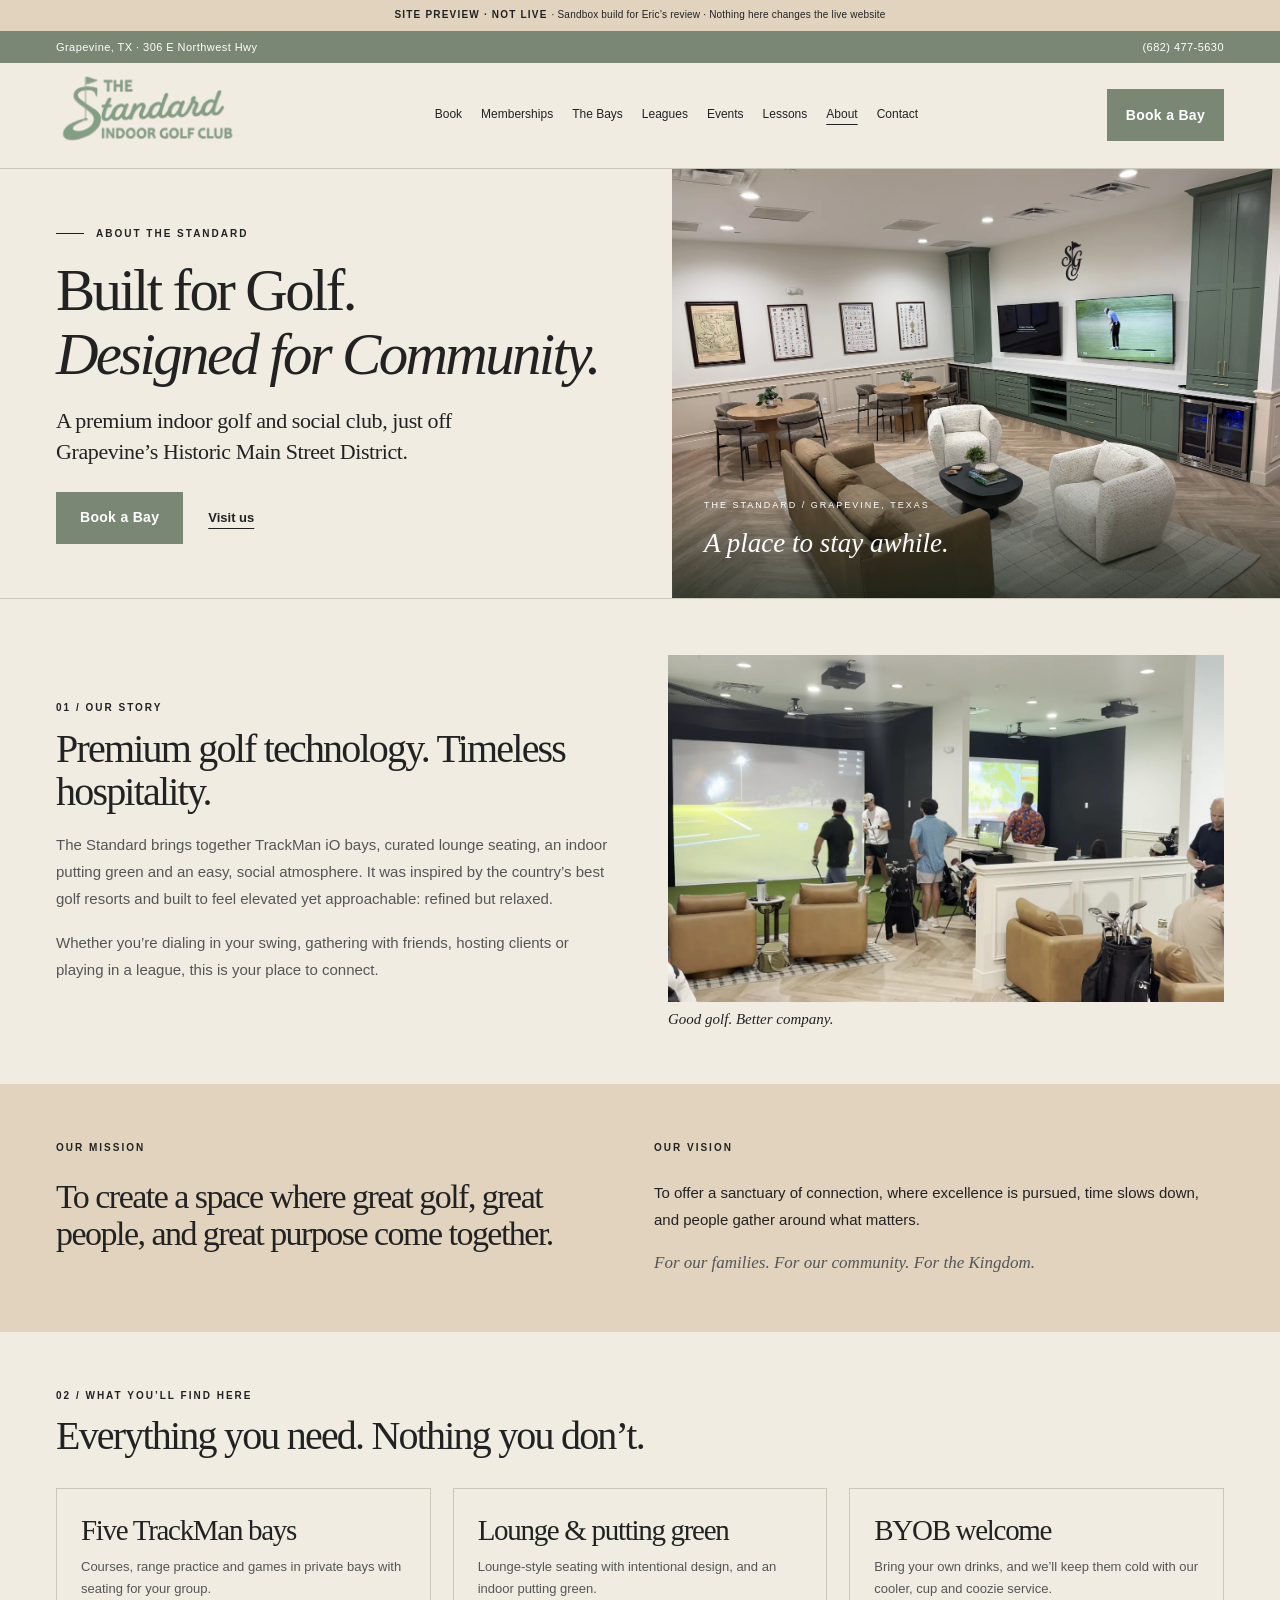
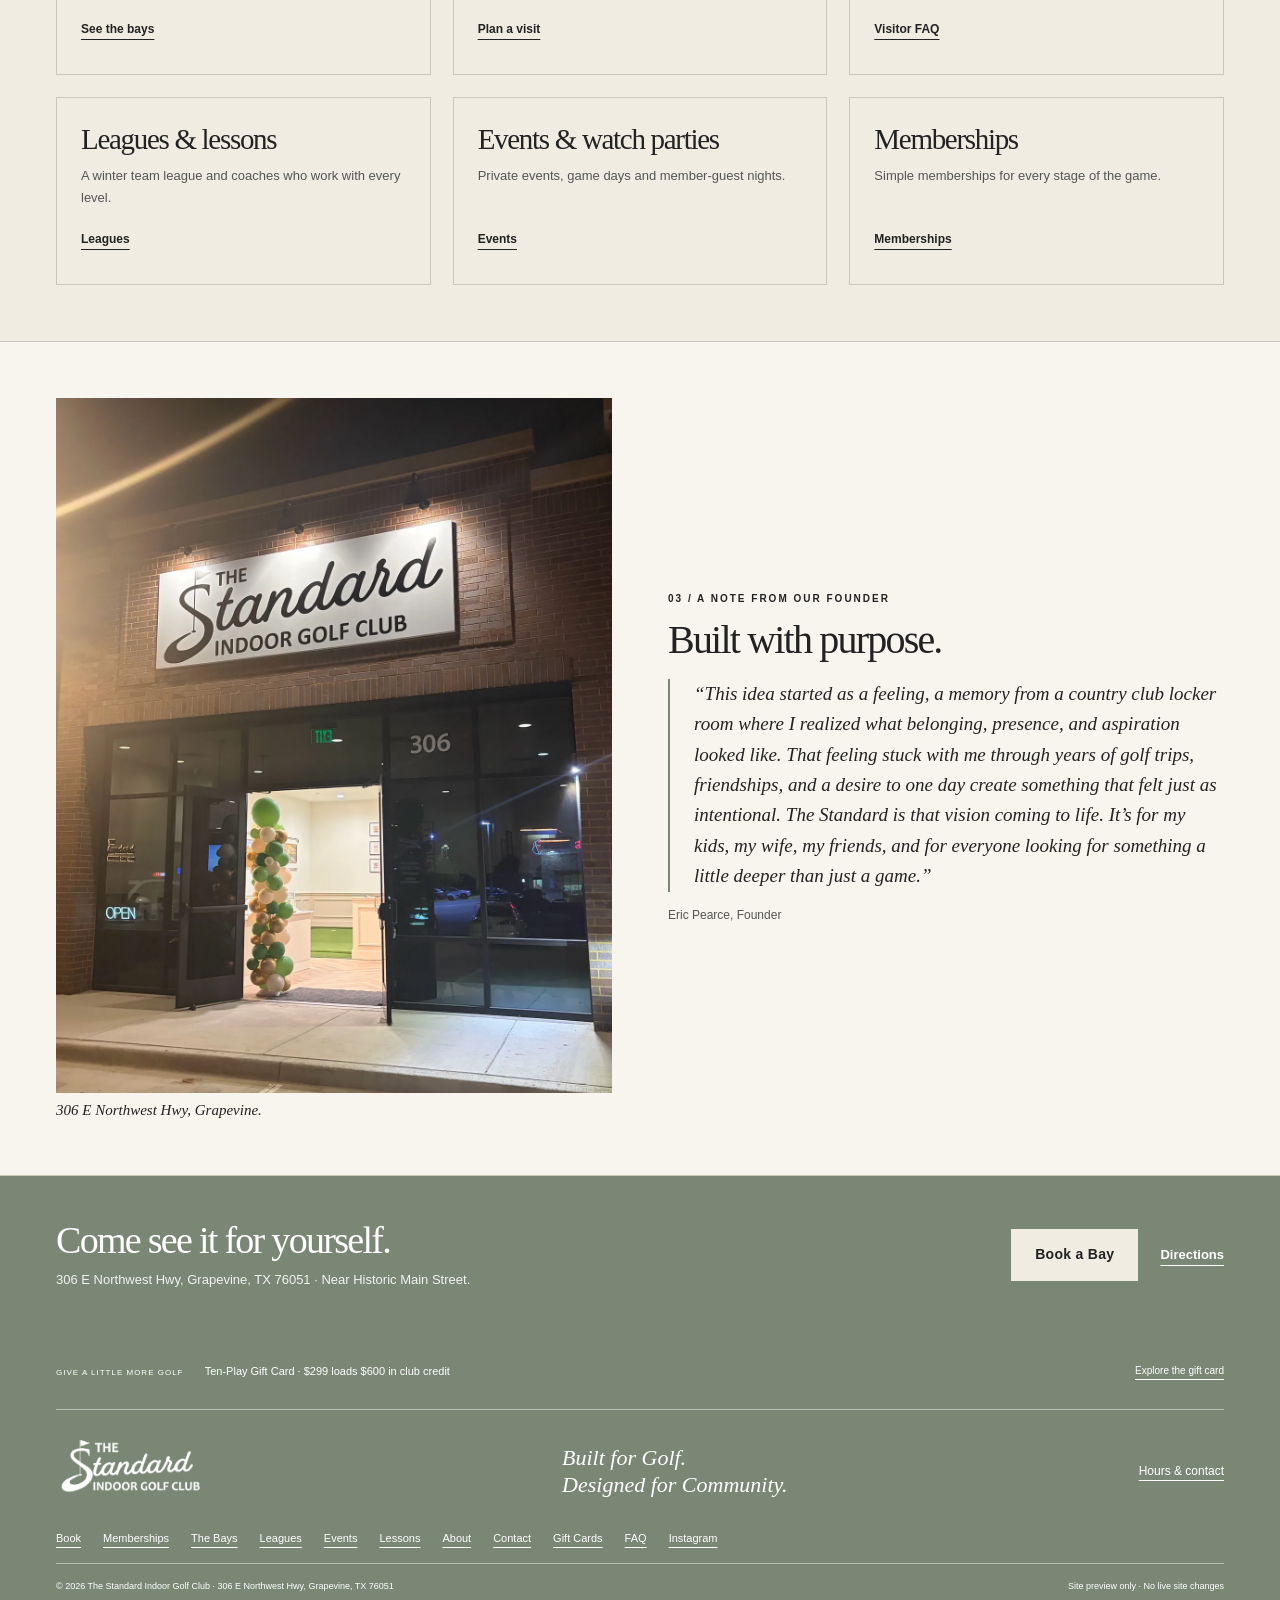
<file: site/about.html>
<!DOCTYPE html>
<html lang="en">
<head>
<meta charset="utf-8"/><meta content="width=device-width, initial-scale=1" name="viewport"/>
<meta content="noindex,nofollow" name="robots"/><meta content="#F0ECE2" name="theme-color"/>
<title>About · The Standard Indoor Golf Club · Site preview</title>
<meta content="The story of The Standard Indoor Golf Club, a premium indoor golf and social club off Grapevine’s Historic Main Street District." name="description"/>
<link as="image" href="assets/club-lounge.webp" rel="preload"/><link href="homepage.css" rel="stylesheet"/><link href="site.css" rel="stylesheet"/>
<script defer="" src="homepage.js"></script>
</head>
<body>
<a class="skip" href="#main">Skip to content</a>
<div class="preview">SITE PREVIEW · NOT LIVE <span>· Sandbox build for Eric’s review · Nothing here changes the live website</span></div>
<div class="utility"><div class="container"><a href="contact.html">Grapevine, TX <span>· 306 E Northwest Hwy</span></a><a href="tel:+16824775630">(682) 477-5630</a></div></div>
<header class="header"><div class="container header-inner">
<a aria-label="The Standard Indoor Golf Club home" class="logo" href="index.html"><img alt="The Standard Indoor Golf Club" height="512" src="assets/primary-logo.png" width="1024"/></a>
<button aria-controls="navigation" aria-expanded="false" class="menu-toggle">Menu <span aria-hidden="true">☰</span></button>
<nav aria-label="Main navigation" id="navigation"><a href="bookings.html">Book</a><a href="memberships.html">Memberships</a><a href="bays.html">The Bays</a><a href="leagues.html">Leagues</a><a href="events.html">Events</a><a href="coaching.html">Lessons</a><a href="about.html" aria-current="page">About</a><a href="contact.html">Contact</a></nav>
<a class="button header-book" href="../public/book.html">Book a Bay</a>
</div></header>
<main id="main">
<section class="page-hero" aria-labelledby="hero-title"><div class="hero-copy"><p class="eyebrow"><span class="rule"></span> ABOUT THE STANDARD</p>
<h1 id="hero-title">Built for Golf.<br/><em>Designed for Community.</em></h1><p class="hero-intro">A premium indoor golf and social club, just off Grapevine’s Historic Main Street District.</p><div class="actions"><a class="button" href="../public/book.html">Book a Bay</a><a class="text-link" href="contact.html">Visit us</a></div></div><figure class="hero-photo"><img alt="The club’s lounge with a leather sofa, soft armchairs, café tables and green built-in cabinets" fetchpriority="high" src="assets/club-lounge.webp" style="object-position:53% center"/><figcaption><span>THE STANDARD / GRAPEVINE, TEXAS</span><span>A place to stay awhile.</span></figcaption></figure></section>
<section class="sec" aria-labelledby="story-title"><div class="container split2"><div><p class="eyebrow">01 / OUR STORY</p><h2 id="story-title">Premium golf technology. Timeless hospitality.</h2>
<p class="lead">The Standard brings together TrackMan iO bays, curated lounge seating, an indoor putting green and an easy, social atmosphere. It was inspired by the country’s best golf resorts and built to feel elevated yet approachable: refined but relaxed.</p>
<p class="lead">Whether you’re dialing in your swing, gathering with friends, hosting clients or playing in a league, this is your place to connect.</p></div>
<figure class="photo"><img alt="Golfers in the bays with TrackMan courses on the screens" loading="lazy" src="assets/play-group.webp"/><figcaption>Good golf. Better company.</figcaption></figure></div></section>
<section class="sec tan" aria-labelledby="mission-title"><div class="container grid2"><div><p class="eyebrow">OUR MISSION</p><h2 id="mission-title" style="font-size:34px">To create a space where great golf, great people, and great purpose come together.</h2></div>
<div><p class="eyebrow">OUR VISION</p><p class="lead" style="color:var(--ink)">To offer a sanctuary of connection, where excellence is pursued, time slows down, and people gather around what matters.</p><p class="kingdom-quiet" style="margin-top:16px">For our families. For our community. For the Kingdom.</p></div></div></section>
<section class="sec" aria-labelledby="offer-title"><div class="container"><div class="sec-head"><div><p class="eyebrow">02 / WHAT YOU’LL FIND HERE</p><h2 id="offer-title">Everything you need. Nothing you don’t.</h2></div></div>
<div class="grid3"><article class="card"><h3>Five TrackMan bays</h3><p>Courses, range practice and games in private bays with seating for your group.</p><a class="text-link" href="bays.html">See the bays</a></article>
<article class="card"><h3>Lounge &amp; putting green</h3><p>Lounge-style seating with intentional design, and an indoor putting green.</p><a class="text-link" href="contact.html">Plan a visit</a></article>
<article class="card"><h3>BYOB welcome</h3><p>Bring your own drinks, and we’ll keep them cold with our cooler, cup and coozie service.</p><a class="text-link" href="contact.html#faq">Visitor FAQ</a></article>
<article class="card"><h3>Leagues &amp; lessons</h3><p>A winter team league and coaches who work with every level.</p><a class="text-link" href="leagues.html">Leagues</a></article>
<article class="card"><h3>Events &amp; watch parties</h3><p>Private events, game days and member-guest nights.</p><a class="text-link" href="events.html">Events</a></article>
<article class="card"><h3>Memberships</h3><p>Simple memberships for every stage of the game.</p><a class="text-link" href="memberships.html">Memberships</a></article></div></div></section>
<section class="sec alt" aria-labelledby="founder-title"><div class="container split2"><figure class="photo tall"><img alt="The Standard Indoor Golf Club storefront at night with its lit sign" loading="lazy" src="assets/storefront.webp" style="aspect-ratio:4/5"/><figcaption>306 E Northwest Hwy, Grapevine.</figcaption></figure>
<div><p class="eyebrow">03 / A NOTE FROM OUR FOUNDER</p><h2 id="founder-title">Built with purpose.</h2><p class="founder">“This idea started as a feeling, a memory from a country club locker room where I realized what belonging, presence, and aspiration looked like. That feeling stuck with me through years of golf trips, friendships, and a desire to one day create something that felt just as intentional. The Standard is that vision coming to life. It’s for my kids, my wife, my friends, and for everyone looking for something a little deeper than just a game.”</p><p class="note">Eric Pearce, Founder</p></div></div></section>
<section class="cta-band"><div class="container"><div><h2>Come see it for yourself.</h2><p>306 E Northwest Hwy, Grapevine, TX 76051 · Near Historic Main Street.</p></div><div class="cta-actions"><a class="button" href="../public/book.html">Book a Bay</a><a class="text-link" href="https://www.google.com/maps/search/?api=1&amp;query=306+E+Northwest+Hwy+Grapevine+TX+76051">Directions</a></div></div></section>
</main>
<footer><div class="container footer-gift"><p>GIVE A LITTLE MORE GOLF <span>Ten-Play Gift Card · $299 loads $600 in club credit</span></p><a href="gift-card.html">Explore the gift card</a></div>
<div class="container footer-main"><a aria-label="The Standard Indoor Golf Club home" class="footer-logo" href="index.html"><img alt="The Standard Indoor Golf Club" height="512" src="assets/logo-white.png" width="1024"/></a><p>Built for Golf.<br/>Designed for Community.</p><a href="contact.html">Hours &amp; contact</a></div>
<div class="container footer-links" style="display:flex;flex-wrap:wrap;gap:6px 22px;font-size:11px;padding-bottom:16px"><a href="bookings.html">Book</a><a href="memberships.html">Memberships</a><a href="bays.html">The Bays</a><a href="leagues.html">Leagues</a><a href="events.html">Events</a><a href="coaching.html">Lessons</a><a href="about.html">About</a><a href="contact.html">Contact</a><a href="gift-card.html">Gift Cards</a><a href="contact.html#faq">FAQ</a><a href="https://www.instagram.com/thestandard_indoorgolf/">Instagram</a></div>
<div class="container footer-bottom"><span>© 2026 The Standard Indoor Golf Club · 306 E Northwest Hwy, Grapevine, TX 76051</span><span>Site preview only · No live site changes</span></div></footer>
<div class="mobile-book"><a class="button" href="../public/book.html">Book a Bay</a><a href="contact.html">Hours &amp; location</a></div>
</body></html>
</file>
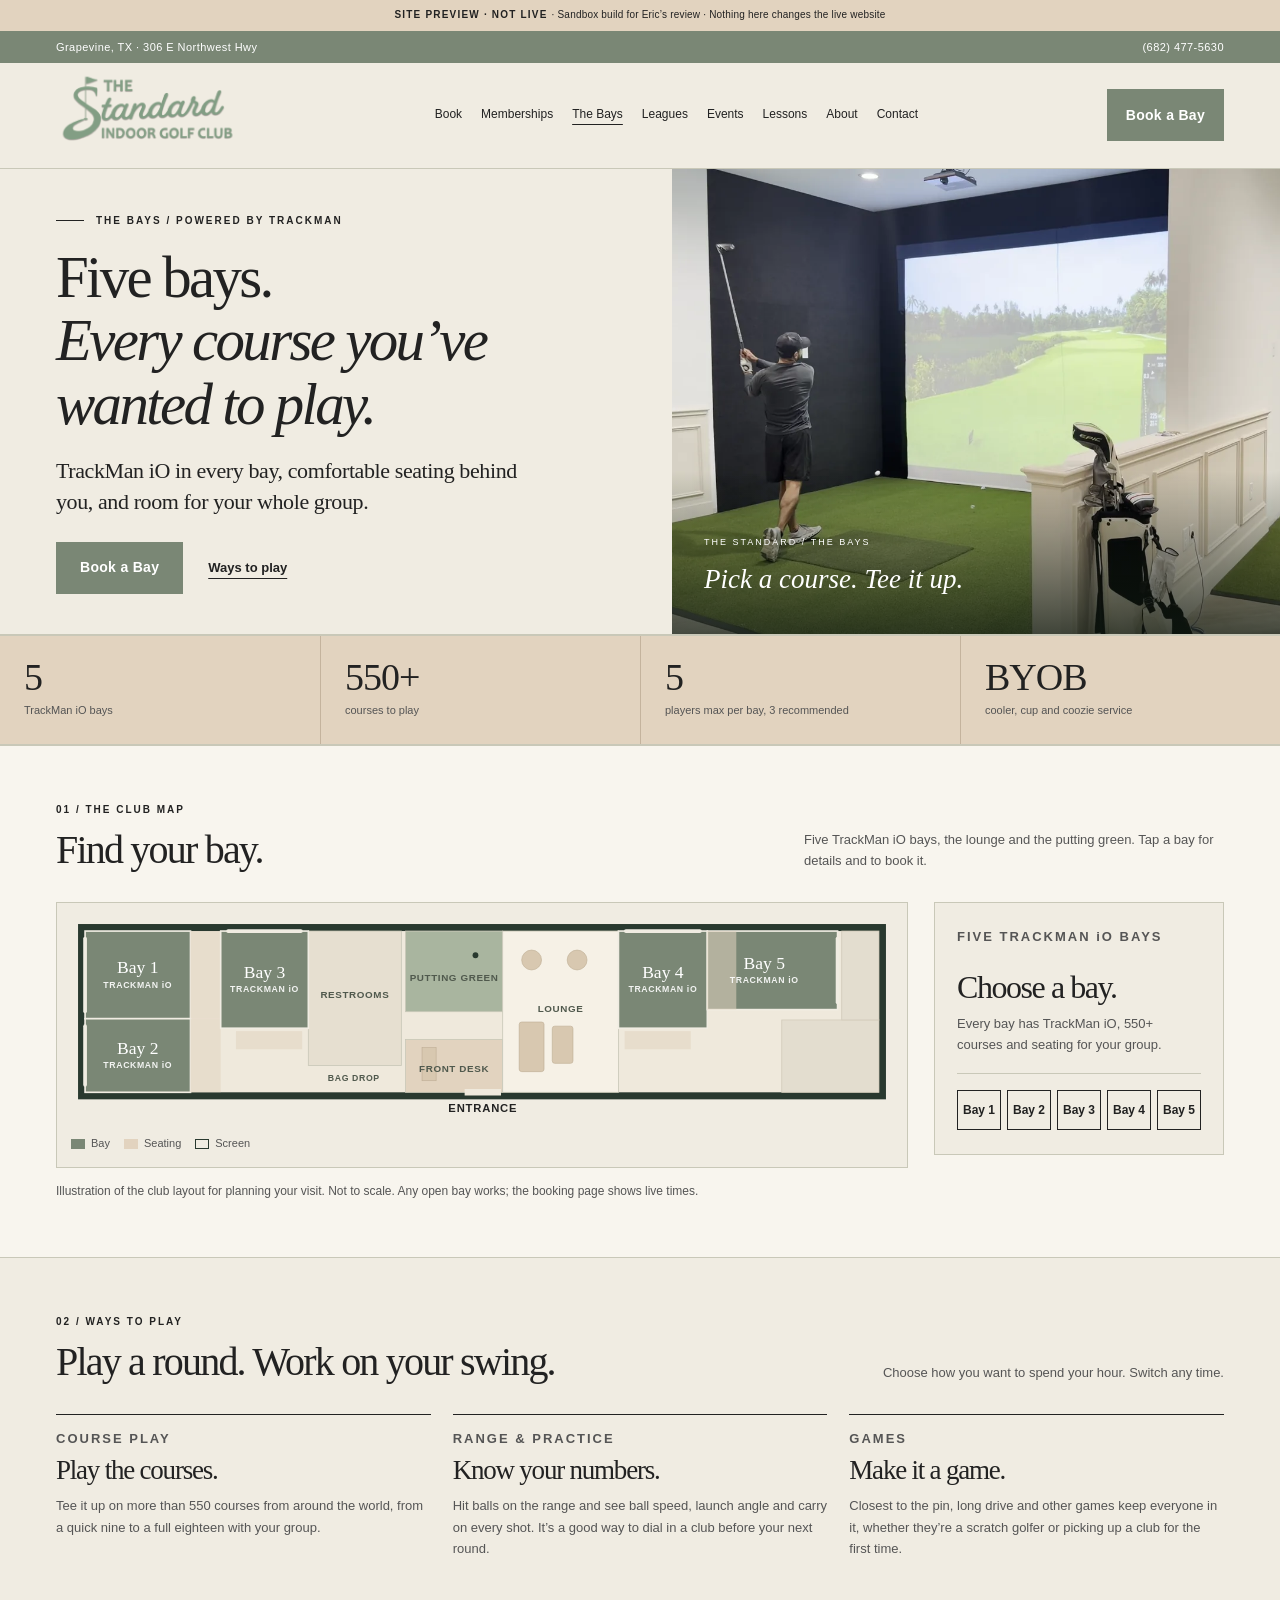
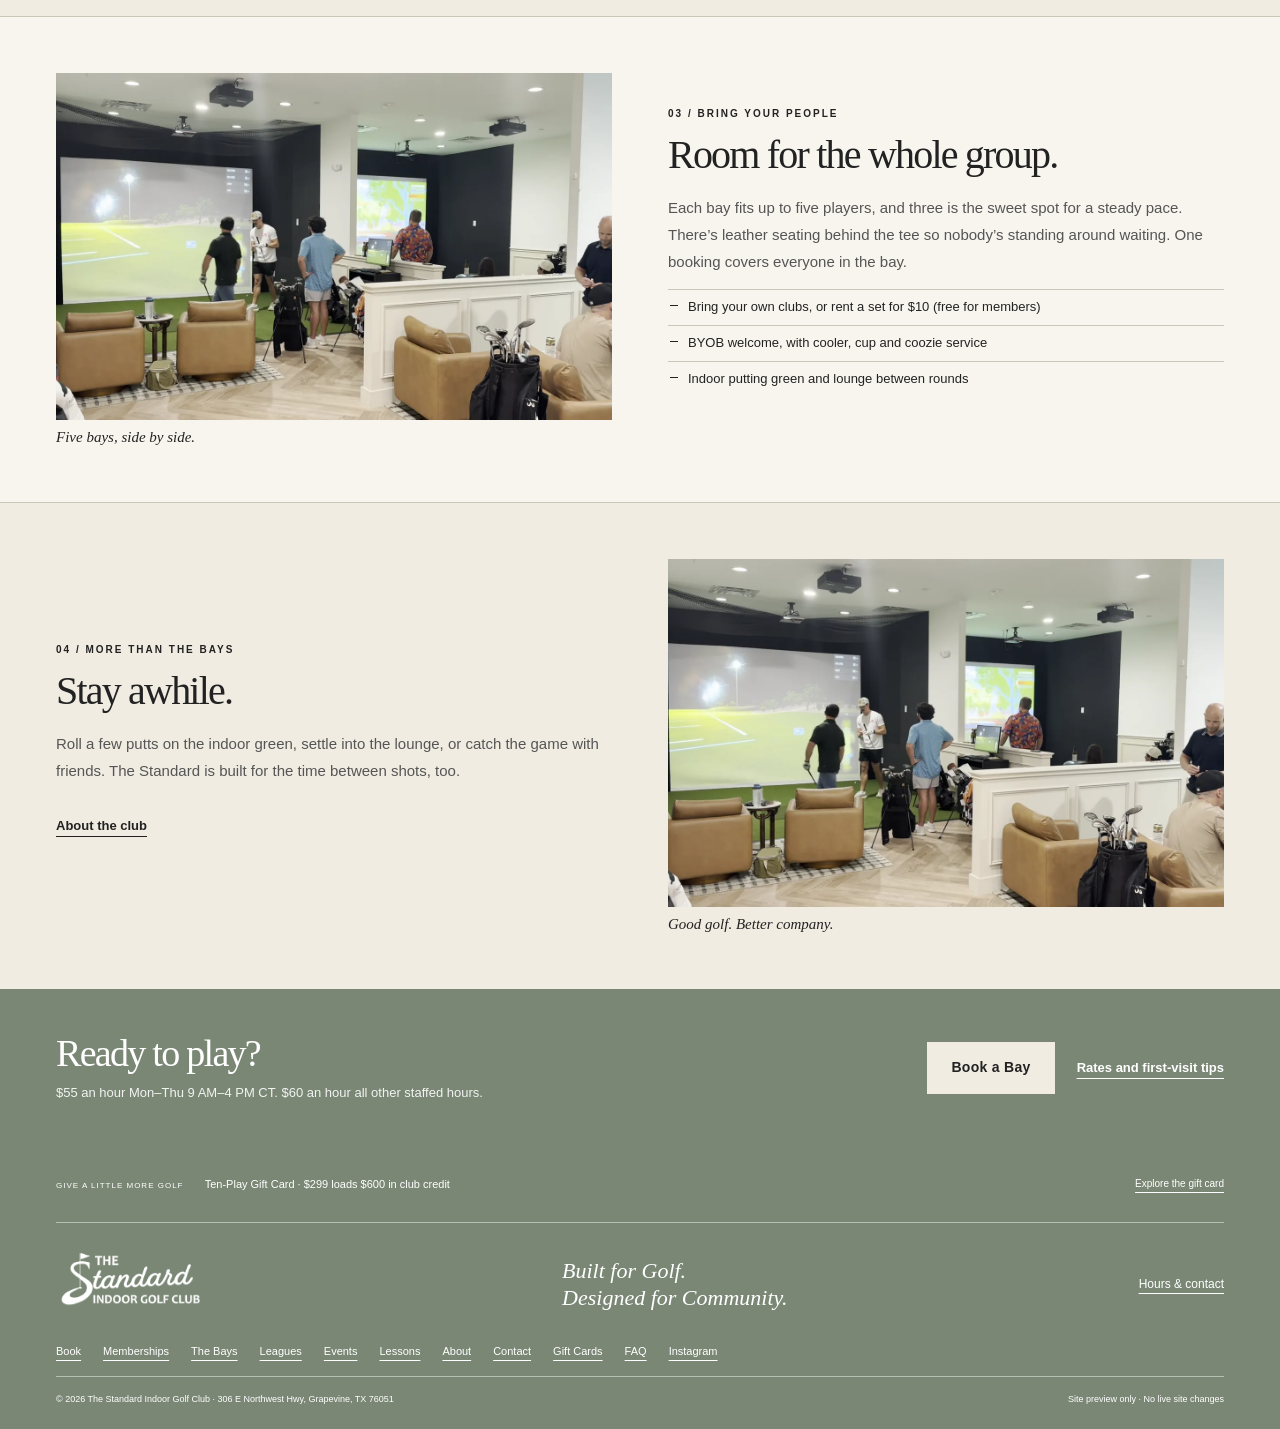
<file: site/bays.html>
<!DOCTYPE html>
<html lang="en">
<head>
<meta charset="utf-8"/><meta content="width=device-width, initial-scale=1" name="viewport"/>
<meta content="noindex,nofollow" name="robots"/><meta content="#F0ECE2" name="theme-color"/>
<title>The Bays · The Standard Indoor Golf Club · Site preview</title>
<meta content="Five TrackMan iO bays with 550+ courses, range practice and games at The Standard Indoor Golf Club in Grapevine." name="description"/>
<link as="image" href="assets/play-swing-2.webp" rel="preload"/><link href="homepage.css" rel="stylesheet"/><link href="site.css" rel="stylesheet"/>
<script defer="" src="homepage.js"></script>
</head>
<body>
<a class="skip" href="#main">Skip to content</a>
<div class="preview">SITE PREVIEW · NOT LIVE <span>· Sandbox build for Eric’s review · Nothing here changes the live website</span></div>
<div class="utility"><div class="container"><a href="contact.html">Grapevine, TX <span>· 306 E Northwest Hwy</span></a><a href="tel:+16824775630">(682) 477-5630</a></div></div>
<header class="header"><div class="container header-inner">
<a aria-label="The Standard Indoor Golf Club home" class="logo" href="index.html"><img alt="The Standard Indoor Golf Club" height="512" src="assets/primary-logo.png" width="1024"/></a>
<button aria-controls="navigation" aria-expanded="false" class="menu-toggle">Menu <span aria-hidden="true">☰</span></button>
<nav aria-label="Main navigation" id="navigation"><a href="bookings.html">Book</a><a href="memberships.html">Memberships</a><a href="bays.html" aria-current="page">The Bays</a><a href="leagues.html">Leagues</a><a href="events.html">Events</a><a href="coaching.html">Lessons</a><a href="about.html">About</a><a href="contact.html">Contact</a></nav>
<a class="button header-book" href="../public/book.html">Book a Bay</a>
</div></header>
<main id="main">
<section class="page-hero" aria-labelledby="hero-title"><div class="hero-copy"><p class="eyebrow"><span class="rule"></span> THE BAYS / POWERED BY TRACKMAN</p>
<h1 id="hero-title">Five bays.<br/><em>Every course you’ve wanted to play.</em></h1><p class="hero-intro">TrackMan iO in every bay, comfortable seating behind you, and room for your whole group.</p><div class="actions"><a class="button" href="../public/book.html">Book a Bay</a><a class="text-link" href="#modes">Ways to play</a></div></div><figure class="hero-photo"><img alt="A golfer at the top of his backswing in front of a TrackMan course on the bay screen" fetchpriority="high" src="assets/play-swing-2.webp" style="object-position:45% center"/><figcaption><span>THE STANDARD / THE BAYS</span><span>Pick a course. Tee it up.</span></figcaption></figure></section>
<section class="stat-row" aria-label="Bay facts"><div><strong>5</strong><span>TrackMan iO bays</span></div><div><strong>550+</strong><span>courses to play</span></div><div><strong>5</strong><span>players max per bay, 3 recommended</span></div><div><strong>BYOB</strong><span>cooler, cup and coozie service</span></div></section>
<section class="sec alt baymap" id="map" aria-labelledby="map-title"><div class="container">
<div class="sec-head"><div><p class="eyebrow">01 / THE CLUB MAP</p><h2 id="map-title">Find your bay.</h2></div><p>Five TrackMan iO bays, the lounge and the putting green. Tap a bay for details and to book it.</p></div>
<div class="bm-wrap"><div class="bm-figure"><svg class="baymap-svg baymap-d" viewBox="-34 -34 1988 498" role="group" aria-label="Map of The Standard: five TrackMan bays, lounge, putting green, front desk and entrance" xmlns="http://www.w3.org/2000/svg"><rect x="-17.0" y="-17.0" width="1954" height="424" class="bm-shell"/><rect x="0" y="0" width="1920" height="390" class="bm-floor"/><rect x="540.0" y="0.0" width="225.0" height="325.0" class="bm-room bm-rr"/><text x="652.5" y="162.5" class="bm-label" font-size="23.8" text-anchor="middle">RESTROOMS</text><rect x="775.0" y="0.0" width="235.0" height="195.0" class="bm-room bm-green"/><circle cx="944.2" cy="58.5" r="7" class="bm-cup"/><text x="892.5" y="120.9" class="bm-label" font-size="23.8" text-anchor="middle">PUTTING GREEN</text><rect x="775.0" y="262.0" width="235.0" height="128.0" class="bm-room bm-desk"/><rect x="815.0" y="282.0" width="34.0" height="80.0" class="bm-furn"/><text x="892.5" y="341.4" class="bm-label" font-size="23.8" text-anchor="middle">FRONT DESK</text><rect x="1010.0" y="0.0" width="280.0" height="390.0" class="bm-room bm-lounge"/><rect x="1050.0" y="220.0" width="60.0" height="120.0" rx="6" class="bm-furn"/><rect x="1130.0" y="230.0" width="50.0" height="90.0" rx="6" class="bm-furn"/><circle cx="1080.0" cy="70.0" r="24" class="bm-furn"/><circle cx="1190.0" cy="70.0" r="24" class="bm-furn"/><text x="1150.0" y="195.0" class="bm-label" font-size="23.8" text-anchor="middle">LOUNGE</text><rect x="1685.0" y="215.0" width="235.0" height="175.0" class="bm-room bm-muted"/><rect x="1830.0" y="0.0" width="90.0" height="215.0" class="bm-room bm-muted"/><text x="650.0" y="362.0" class="bm-small" font-size="21.1" text-anchor="middle">BAG DROP</text><g class="bm-bay" data-bay="1" data-bay-id="bay-1" tabindex="0" role="button" aria-label="Bay 1: TrackMan iO bay. Show details"><rect x="0.0" y="0.0" width="255.0" height="212.0" class="bm-bayfill"/><rect x="255.0" y="0.0" width="73.0" height="212.0" class="bm-seat"/><line x1="0.0" y1="18.0" x2="0.0" y2="194.0" class="bm-screen"/><text x="127.5" y="102.0" class="bm-bayname" font-size="42.5" text-anchor="middle">Bay 1</text><text x="127.5" y="136.6" class="bm-small" font-size="21.1" text-anchor="middle">TRACKMAN iO</text></g><g class="bm-bay" data-bay="2" data-bay-id="bay-2" tabindex="0" role="button" aria-label="Bay 2: TrackMan iO bay. Show details"><rect x="0.0" y="212.0" width="255.0" height="178.0" class="bm-bayfill"/><rect x="255.0" y="212.0" width="73.0" height="178.0" class="bm-seat"/><line x1="0.0" y1="230.0" x2="0.0" y2="372.0" class="bm-screen"/><text x="127.5" y="297.0" class="bm-bayname" font-size="42.5" text-anchor="middle">Bay 2</text><text x="127.5" y="331.6" class="bm-small" font-size="21.1" text-anchor="middle">TRACKMAN iO</text></g><g class="bm-bay" data-bay="3" data-bay-id="bay-3" tabindex="0" role="button" aria-label="Bay 3: TrackMan iO bay. Show details"><rect x="328.0" y="0.0" width="212.0" height="235.0" class="bm-bayfill"/><rect x="365.0" y="242.0" width="160.0" height="44.0" class="bm-seat"/><line x1="346.0" y1="0.0" x2="522.0" y2="0.0" class="bm-screen"/><text x="434.0" y="113.5" class="bm-bayname" font-size="42.5" text-anchor="middle">Bay 3</text><text x="434.0" y="148.1" class="bm-small" font-size="21.1" text-anchor="middle">TRACKMAN iO</text></g><g class="bm-bay" data-bay="4" data-bay-id="bay-4" tabindex="0" role="button" aria-label="Bay 4: TrackMan iO bay. Show details"><rect x="1290.0" y="0.0" width="215.0" height="235.0" class="bm-bayfill"/><rect x="1305.0" y="242.0" width="160.0" height="44.0" class="bm-seat"/><line x1="1308.0" y1="0.0" x2="1487.0" y2="0.0" class="bm-screen"/><text x="1397.5" y="113.5" class="bm-bayname" font-size="42.5" text-anchor="middle">Bay 4</text><text x="1397.5" y="148.1" class="bm-small" font-size="21.1" text-anchor="middle">TRACKMAN iO</text></g><g class="bm-bay" data-bay="5" data-bay-id="bay-5" data-private-option="pending-eric" tabindex="0" role="button" aria-label="Bay 5: TrackMan iO bay. Show details"><rect x="1505.0" y="0.0" width="315.0" height="190.0" class="bm-bayfill"/><rect x="1505.0" y="0.0" width="70.0" height="190.0" class="bm-seat"/><line x1="1820.0" y1="18.0" x2="1820.0" y2="172.0" class="bm-screen"/><text x="1642.5" y="91.0" class="bm-bayname" font-size="42.5" text-anchor="middle">Bay 5</text><text x="1642.5" y="125.6" class="bm-small" font-size="21.1" text-anchor="middle">TRACKMAN iO</text></g><line x1="918.0" y1="390.0" x2="1006.0" y2="390.0" class="bm-door"/><text x="962.0" y="438.0" class="bm-entry" font-size="27.2" text-anchor="middle">ENTRANCE</text><text x="960.0" y="476.0" class="bm-small" font-size="21.1" text-anchor="middle">STOREFRONT · 306 E NORTHWEST HWY</text></svg><svg class="baymap-svg baymap-m" viewBox="-30 -30 450 1020.0" role="group" aria-label="Map of The Standard: five TrackMan bays, lounge, putting green, front desk and entrance" xmlns="http://www.w3.org/2000/svg"><rect x="-15.0" y="-15.0" width="420" height="990.0" class="bm-shell"/><rect x="0" y="0" width="390" height="960.0" class="bm-floor"/><rect x="0.0" y="270.0" width="325.0" height="112.5" class="bm-room bm-rr"/><text x="162.5" y="326.2" class="bm-label" font-size="11.9" text-anchor="middle">RESTROOMS</text><rect x="0.0" y="387.5" width="195.0" height="117.5" class="bm-room bm-green"/><circle cx="58.5" cy="472.1" r="4" class="bm-cup"/><text x="120.9" y="446.2" class="bm-label" font-size="11.9" text-anchor="middle">PUTTING GREEN</text><rect x="262.0" y="387.5" width="128.0" height="117.5" class="bm-room bm-desk"/><rect x="282.0" y="407.5" width="80.0" height="17.0" class="bm-furn"/><text x="341.4" y="446.2" class="bm-label" font-size="11.9" text-anchor="middle">FRONT DESK</text><rect x="0.0" y="505.0" width="390.0" height="140.0" class="bm-room bm-lounge"/><rect x="220.0" y="525.0" width="120.0" height="30.0" rx="6" class="bm-furn"/><rect x="230.0" y="565.0" width="90.0" height="25.0" rx="6" class="bm-furn"/><circle cx="70.0" cy="540.0" r="12" class="bm-furn"/><circle cx="70.0" cy="595.0" r="12" class="bm-furn"/><text x="195.0" y="575.0" class="bm-label" font-size="11.9" text-anchor="middle">LOUNGE</text><rect x="215.0" y="842.5" width="175.0" height="117.5" class="bm-room bm-muted"/><rect x="0.0" y="915.0" width="215.0" height="45.0" class="bm-room bm-muted"/><g class="bm-bay" data-bay="1" data-bay-id="bay-1" tabindex="0" role="button" aria-label="Bay 1: TrackMan iO bay. Show details"><rect x="0.0" y="0.0" width="212.0" height="127.5" class="bm-bayfill"/><rect x="0.0" y="127.5" width="212.0" height="36.5" class="bm-seat"/><line x1="18.0" y1="0.0" x2="194.0" y2="0.0" class="bm-screen"/><text x="106.0" y="61.8" class="bm-bayname" font-size="21.2" text-anchor="middle">Bay 1</text><text x="106.0" y="79.0" class="bm-small" font-size="10.5" text-anchor="middle">TRACKMAN iO</text></g><g class="bm-bay" data-bay="2" data-bay-id="bay-2" tabindex="0" role="button" aria-label="Bay 2: TrackMan iO bay. Show details"><rect x="212.0" y="0.0" width="178.0" height="127.5" class="bm-bayfill"/><rect x="212.0" y="127.5" width="178.0" height="36.5" class="bm-seat"/><line x1="230.0" y1="0.0" x2="372.0" y2="0.0" class="bm-screen"/><text x="301.0" y="61.8" class="bm-bayname" font-size="21.2" text-anchor="middle">Bay 2</text><text x="301.0" y="79.0" class="bm-small" font-size="10.5" text-anchor="middle">TRACKMAN iO</text></g><g class="bm-bay" data-bay="3" data-bay-id="bay-3" tabindex="0" role="button" aria-label="Bay 3: TrackMan iO bay. Show details"><rect x="0.0" y="164.0" width="235.0" height="106.0" class="bm-bayfill"/><rect x="242.0" y="182.5" width="44.0" height="80.0" class="bm-seat"/><line x1="0.0" y1="173.0" x2="0.0" y2="261.0" class="bm-screen"/><text x="117.5" y="215.0" class="bm-bayname" font-size="21.2" text-anchor="middle">Bay 3</text><text x="117.5" y="232.3" class="bm-small" font-size="10.5" text-anchor="middle">TRACKMAN iO</text></g><g class="bm-bay" data-bay="4" data-bay-id="bay-4" tabindex="0" role="button" aria-label="Bay 4: TrackMan iO bay. Show details"><rect x="0.0" y="645.0" width="235.0" height="107.5" class="bm-bayfill"/><rect x="242.0" y="652.5" width="44.0" height="80.0" class="bm-seat"/><line x1="0.0" y1="654.0" x2="0.0" y2="743.5" class="bm-screen"/><text x="117.5" y="696.8" class="bm-bayname" font-size="21.2" text-anchor="middle">Bay 4</text><text x="117.5" y="714.0" class="bm-small" font-size="10.5" text-anchor="middle">TRACKMAN iO</text></g><g class="bm-bay" data-bay="5" data-bay-id="bay-5" data-private-option="pending-eric" tabindex="0" role="button" aria-label="Bay 5: TrackMan iO bay. Show details"><rect x="0.0" y="752.5" width="190.0" height="157.5" class="bm-bayfill"/><rect x="0.0" y="752.5" width="190.0" height="35.0" class="bm-seat"/><line x1="18.0" y1="910.0" x2="172.0" y2="910.0" class="bm-screen"/><text x="95.0" y="819.2" class="bm-bayname" font-size="21.2" text-anchor="middle">Bay 5</text><text x="95.0" y="836.5" class="bm-small" font-size="10.5" text-anchor="middle">TRACKMAN iO</text></g><line x1="390.0" y1="459.0" x2="390.0" y2="503.0" class="bm-door"/><text x="406.0" y="481.0" class="bm-entry" font-size="11.9" text-anchor="middle" transform="rotate(90 406.0 481.0)">ENTRANCE</text></svg>
<p class="bm-legend"><span class="k k-bay"></span>Bay <span class="k k-seat"></span>Seating <span class="k k-screen"></span>Screen</p></div>
<aside class="bm-panel" aria-live="polite">
<div class="bm-empty"><p class="eyebrow">FIVE TRACKMAN iO BAYS</p><h3>Choose a bay.</h3><p>Every bay has TrackMan iO, 550+ courses and seating for your group.</p></div>
<div class="bm-detail" hidden><p class="eyebrow">THE STANDARD / <span data-f="eyebrow"></span></p><h3 data-f="name"></h3>
<ul class="ticks"><li>TrackMan iO: courses, range and games</li><li>Up to 5 players, 3 recommended</li><li>Seating behind the tee</li><li>One booking covers your group</li></ul>
<a class="button" data-f="book" href="../public/book.html">Book this bay</a><a class="text-link" href="https://yourgolfbooking.com/venues/the-standard-indoor-golf-club/booking/the-standard-indoor-golf-club" style="margin-top:12px">Book on our current system (YGB)</a></div>
<div class="bm-chips" role="group" aria-label="Choose a bay"><button type="button" class="bm-chip" data-bay="1" data-bay-id="bay-1">Bay 1</button><button type="button" class="bm-chip" data-bay="2" data-bay-id="bay-2">Bay 2</button><button type="button" class="bm-chip" data-bay="3" data-bay-id="bay-3">Bay 3</button><button type="button" class="bm-chip" data-bay="4" data-bay-id="bay-4">Bay 4</button><button type="button" class="bm-chip" data-bay="5" data-bay-id="bay-5">Bay 5</button></div>
</aside></div>
<p class="note">Illustration of the club layout for planning your visit. Not to scale. Any open bay works; the booking page shows live times.</p>
</div></section>
<script>
(function(){var root=document.currentScript.previousElementSibling,book="../public/book.html";
function pick(n,scroll){root.querySelectorAll('[data-bay]').forEach(function(e){var on=e.getAttribute('data-bay')==n;e.classList.toggle('on',on);if(e.classList.contains('bm-chip'))e.setAttribute('aria-pressed',on?'true':'false')});
var d=root.querySelector('.bm-detail');root.querySelector('.bm-empty').hidden=true;d.hidden=false;
d.querySelector('[data-f=name]').textContent='Bay '+n;d.querySelector('[data-f=eyebrow]').textContent='BAY '+n;d.querySelector('[data-f=book]').href=book+'?bay='+n;
if(window.matchMedia('(max-width:700px)').matches&&scroll)root.querySelector('.bm-panel').scrollIntoView({behavior:'smooth',block:'nearest'})}
root.querySelectorAll('[data-bay]').forEach(function(e){e.addEventListener('click',function(){pick(e.getAttribute('data-bay'),true)});
e.addEventListener('keydown',function(k){if(k.key==='Enter'||k.key===' '){k.preventDefault();pick(e.getAttribute('data-bay'),true)}})});})();
</script>
<section class="sec" id="modes" aria-labelledby="modes-title"><div class="container"><div class="sec-head"><div><p class="eyebrow">02 / WAYS TO PLAY</p><h2 id="modes-title">Play a round. Work on your swing.</h2></div><p>Choose how you want to spend your hour. Switch any time.</p></div>
<div class="grid3"><div class="mode"><p class="eyebrow">COURSE PLAY</p><h3>Play the courses.</h3><p>Tee it up on more than 550 courses from around the world, from a quick nine to a full eighteen with your group.</p></div>
<div class="mode"><p class="eyebrow">RANGE &amp; PRACTICE</p><h3>Know your numbers.</h3><p>Hit balls on the range and see ball speed, launch angle and carry on every shot. It’s a good way to dial in a club before your next round.</p></div>
<div class="mode"><p class="eyebrow">GAMES</p><h3>Make it a game.</h3><p>Closest to the pin, long drive and other games keep everyone in it, whether they’re a scratch golfer or picking up a club for the first time.</p></div></div></div></section>
<section class="sec alt" aria-labelledby="group-title"><div class="container split2"><figure class="photo"><img alt="Groups playing in neighboring bays with TrackMan courses on the screens" loading="lazy" src="assets/play-group.webp"/><figcaption>Five bays, side by side.</figcaption></figure>
<div><p class="eyebrow">03 / BRING YOUR PEOPLE</p><h2 id="group-title">Room for the whole group.</h2><p class="lead">Each bay fits up to five players, and three is the sweet spot for a steady pace. There’s leather seating behind the tee so nobody’s standing around waiting. One booking covers everyone in the bay.</p><ul class="ticks"><li>Bring your own clubs, or rent a set for $10 (free for members)</li><li>BYOB welcome, with cooler, cup and coozie service</li><li>Indoor putting green and lounge between rounds</li></ul></div></div></section>
<section class="sec" aria-labelledby="green-title"><div class="container split2"><div><p class="eyebrow">04 / MORE THAN THE BAYS</p><h2 id="green-title">Stay awhile.</h2><p class="lead">Roll a few putts on the indoor green, settle into the lounge, or catch the game with friends. The Standard is built for the time between shots, too.</p><div class="actions" style="margin-top:18px"><a class="text-link" href="about.html">About the club</a></div></div>
<figure class="photo"><img alt="Groups gathered in the bays and lounge seating at The Standard" loading="lazy" src="assets/play-group-3.webp"/><figcaption>Good golf. Better company.</figcaption></figure></div></section>
<section class="cta-band"><div class="container"><div><h2>Ready to play?</h2><p>$55 an hour Mon–Thu 9 AM–4 PM CT. $60 an hour all other staffed hours.</p></div><div class="cta-actions"><a class="button" href="../public/book.html">Book a Bay</a><a class="text-link" href="bookings.html">Rates and first-visit tips</a></div></div></section>
</main>
<footer><div class="container footer-gift"><p>GIVE A LITTLE MORE GOLF <span>Ten-Play Gift Card · $299 loads $600 in club credit</span></p><a href="gift-card.html">Explore the gift card</a></div>
<div class="container footer-main"><a aria-label="The Standard Indoor Golf Club home" class="footer-logo" href="index.html"><img alt="The Standard Indoor Golf Club" height="512" src="assets/logo-white.png" width="1024"/></a><p>Built for Golf.<br/>Designed for Community.</p><a href="contact.html">Hours &amp; contact</a></div>
<div class="container footer-links" style="display:flex;flex-wrap:wrap;gap:6px 22px;font-size:11px;padding-bottom:16px"><a href="bookings.html">Book</a><a href="memberships.html">Memberships</a><a href="bays.html">The Bays</a><a href="leagues.html">Leagues</a><a href="events.html">Events</a><a href="coaching.html">Lessons</a><a href="about.html">About</a><a href="contact.html">Contact</a><a href="gift-card.html">Gift Cards</a><a href="contact.html#faq">FAQ</a><a href="https://www.instagram.com/thestandard_indoorgolf/">Instagram</a></div>
<div class="container footer-bottom"><span>© 2026 The Standard Indoor Golf Club · 306 E Northwest Hwy, Grapevine, TX 76051</span><span>Site preview only · No live site changes</span></div></footer>
<div class="mobile-book"><a class="button" href="../public/book.html">Book a Bay</a><a href="contact.html">Hours &amp; location</a></div>
</body></html>
</file>
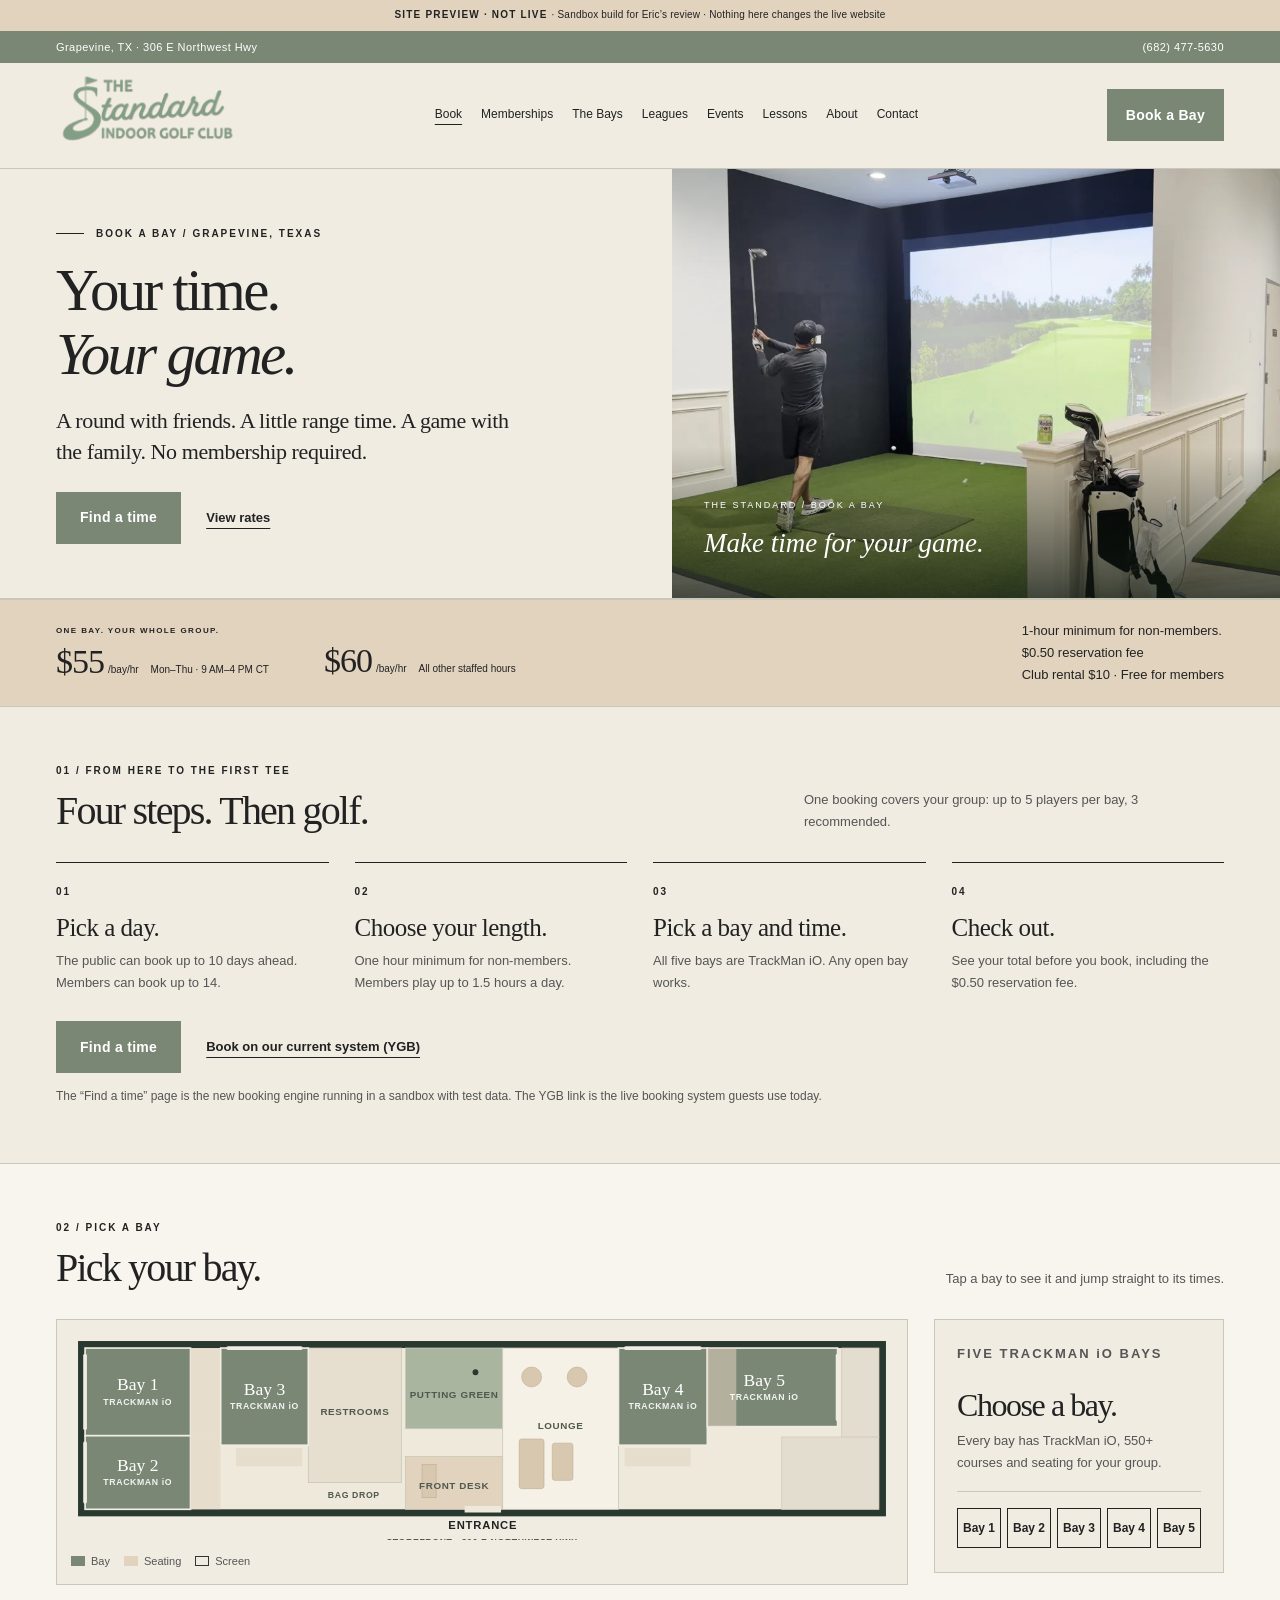
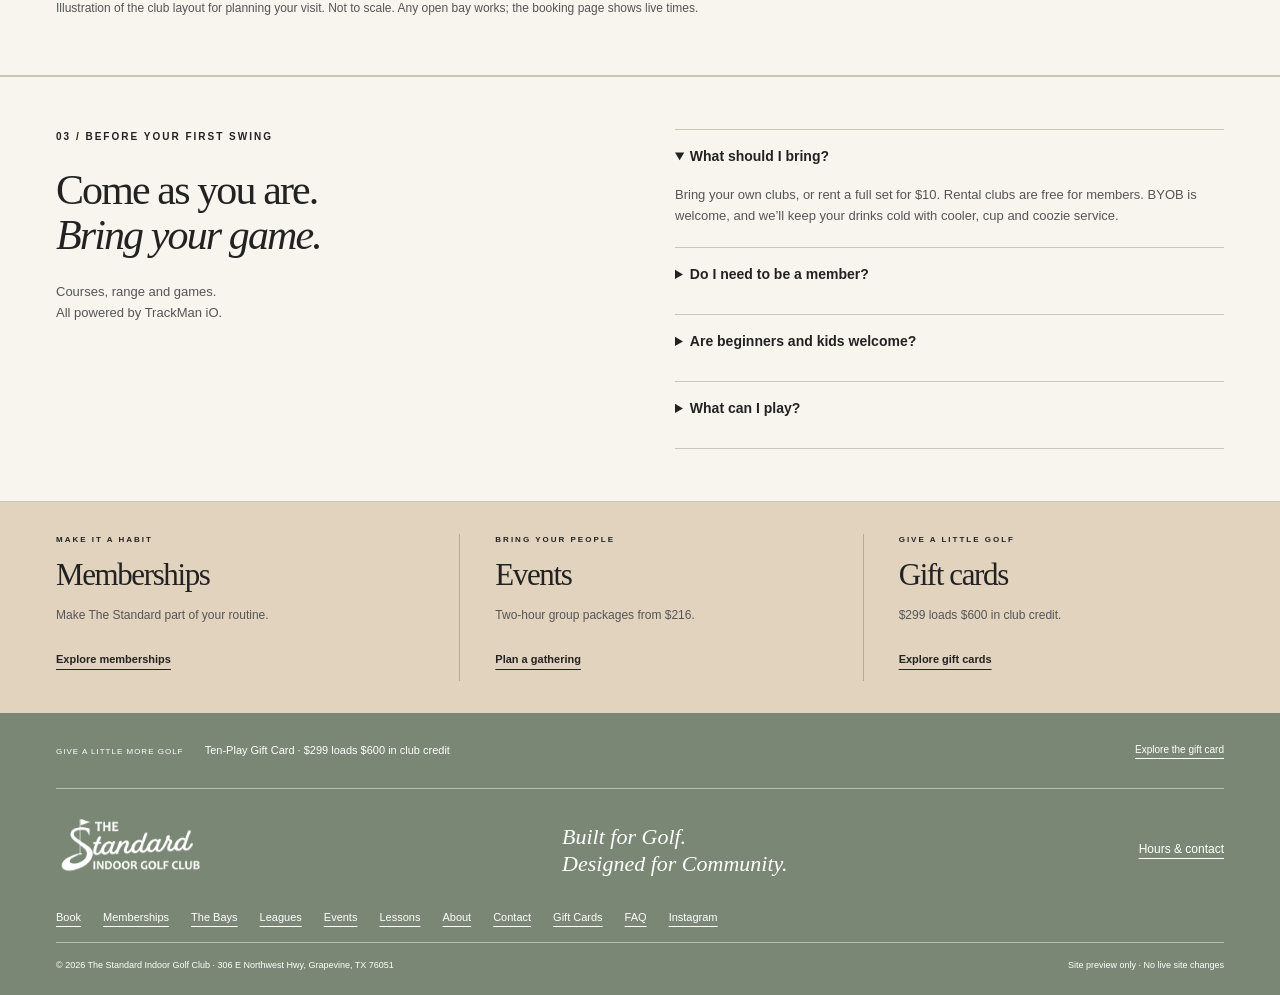
<file: site/bookings.html>
<!DOCTYPE html>
<html lang="en">
<head>
<meta charset="utf-8"/><meta content="width=device-width, initial-scale=1" name="viewport"/>
<meta content="noindex,nofollow" name="robots"/><meta content="#F0ECE2" name="theme-color"/>
<title>Book a Bay · The Standard Indoor Golf Club · Site preview</title>
<meta content="Book a TrackMan iO bay at The Standard Indoor Golf Club in Grapevine. Hourly rates, club hours and first-visit tips." name="description"/>
<link as="image" href="assets/booking-golf-in-play.webp" rel="preload"/><link href="homepage.css" rel="stylesheet"/><link href="site.css" rel="stylesheet"/>
<script defer="" src="homepage.js"></script>
</head>
<body>
<a class="skip" href="#main">Skip to content</a>
<div class="preview">SITE PREVIEW · NOT LIVE <span>· Sandbox build for Eric’s review · Nothing here changes the live website</span></div>
<div class="utility"><div class="container"><a href="contact.html">Grapevine, TX <span>· 306 E Northwest Hwy</span></a><a href="tel:+16824775630">(682) 477-5630</a></div></div>
<header class="header"><div class="container header-inner">
<a aria-label="The Standard Indoor Golf Club home" class="logo" href="index.html"><img alt="The Standard Indoor Golf Club" height="512" src="assets/primary-logo.png" width="1024"/></a>
<button aria-controls="navigation" aria-expanded="false" class="menu-toggle">Menu <span aria-hidden="true">☰</span></button>
<nav aria-label="Main navigation" id="navigation"><a href="bookings.html" aria-current="page">Book</a><a href="memberships.html">Memberships</a><a href="bays.html">The Bays</a><a href="leagues.html">Leagues</a><a href="events.html">Events</a><a href="coaching.html">Lessons</a><a href="about.html">About</a><a href="contact.html">Contact</a></nav>
<a class="button header-book" href="../public/book.html">Book a Bay</a>
</div></header>
<main id="main">
<section class="page-hero" aria-labelledby="hero-title"><div class="hero-copy"><p class="eyebrow"><span class="rule"></span> BOOK A BAY / GRAPEVINE, TEXAS</p>
<h1 id="hero-title">Your time.<br/><em>Your game.</em></h1><p class="hero-intro">A round with friends. A little range time. A game with the family. No membership required.</p><div class="actions"><a class="button" href="../public/book.html">Find a time</a><a class="text-link" href="#rates">View rates</a></div></div><figure class="hero-photo"><img alt="A golfer follows through on a shot with a TrackMan course visible on the bay screen" fetchpriority="high" src="assets/booking-golf-in-play.webp" style="object-position:43% center"/><figcaption><span>THE STANDARD / BOOK A BAY</span><span>Make time for your game.</span></figcaption></figure></section>
<section class="booking-strip" id="rates" aria-label="Hourly bay rates"><div class="container"><p><span class="eyebrow">ONE BAY. YOUR WHOLE GROUP.</span><strong>$55<small>/bay/hr</small></strong><span class="rate-time">Mon–Thu · 9 AM–4 PM CT</span></p><p><strong>$60<small>/bay/hr</small></strong><span class="rate-time">All other staffed hours</span></p><div class="group-note"><p>1-hour minimum for non-members.<br/>$0.50 reservation fee<br/>Club rental $10 · Free for members</p></div></div></section>
<section class="sec" aria-labelledby="steps-title"><div class="container"><div class="sec-head"><div><p class="eyebrow">01 / FROM HERE TO THE FIRST TEE</p><h2 id="steps-title">Four steps. Then golf.</h2></div><p>One booking covers your group: up to 5 players per bay, 3 recommended.</p></div>
<ol class="steps"><li><span>01</span><b>Pick a day.</b><p>The public can book up to 10 days ahead. Members can book up to 14.</p></li><li><span>02</span><b>Choose your length.</b><p>One hour minimum for non-members. Members play up to 1.5 hours a day.</p></li><li><span>03</span><b>Pick a bay and time.</b><p>All five bays are TrackMan iO. Any open bay works.</p></li><li><span>04</span><b>Check out.</b><p>See your total before you book, including the $0.50 reservation fee.</p></li></ol>
<div class="actions" style="margin-top:28px"><a class="button" href="../public/book.html">Find a time</a><a class="text-link" href="https://yourgolfbooking.com/venues/the-standard-indoor-golf-club/booking/the-standard-indoor-golf-club">Book on our current system (YGB)</a></div>
<p class="note">The “Find a time” page is the new booking engine running in a sandbox with test data. The YGB link is the live booking system guests use today.</p></div></section>
<section class="sec alt baymap" id="map" aria-labelledby="map-title"><div class="container">
<div class="sec-head"><div><p class="eyebrow">02 / PICK A BAY</p><h2 id="map-title">Pick your bay.</h2></div><p>Tap a bay to see it and jump straight to its times.</p></div>
<div class="bm-wrap"><div class="bm-figure"><svg class="baymap-svg baymap-d" viewBox="-34 -34 1988 498" role="group" aria-label="Map of The Standard: five TrackMan bays, lounge, putting green, front desk and entrance" xmlns="http://www.w3.org/2000/svg"><rect x="-17.0" y="-17.0" width="1954" height="424" class="bm-shell"/><rect x="0" y="0" width="1920" height="390" class="bm-floor"/><rect x="540.0" y="0.0" width="225.0" height="325.0" class="bm-room bm-rr"/><text x="652.5" y="162.5" class="bm-label" font-size="23.8" text-anchor="middle">RESTROOMS</text><rect x="775.0" y="0.0" width="235.0" height="195.0" class="bm-room bm-green"/><circle cx="944.2" cy="58.5" r="7" class="bm-cup"/><text x="892.5" y="120.9" class="bm-label" font-size="23.8" text-anchor="middle">PUTTING GREEN</text><rect x="775.0" y="262.0" width="235.0" height="128.0" class="bm-room bm-desk"/><rect x="815.0" y="282.0" width="34.0" height="80.0" class="bm-furn"/><text x="892.5" y="341.4" class="bm-label" font-size="23.8" text-anchor="middle">FRONT DESK</text><rect x="1010.0" y="0.0" width="280.0" height="390.0" class="bm-room bm-lounge"/><rect x="1050.0" y="220.0" width="60.0" height="120.0" rx="6" class="bm-furn"/><rect x="1130.0" y="230.0" width="50.0" height="90.0" rx="6" class="bm-furn"/><circle cx="1080.0" cy="70.0" r="24" class="bm-furn"/><circle cx="1190.0" cy="70.0" r="24" class="bm-furn"/><text x="1150.0" y="195.0" class="bm-label" font-size="23.8" text-anchor="middle">LOUNGE</text><rect x="1685.0" y="215.0" width="235.0" height="175.0" class="bm-room bm-muted"/><rect x="1830.0" y="0.0" width="90.0" height="215.0" class="bm-room bm-muted"/><text x="650.0" y="362.0" class="bm-small" font-size="21.1" text-anchor="middle">BAG DROP</text><g class="bm-bay" data-bay="1" data-bay-id="bay-1" tabindex="0" role="button" aria-label="Bay 1: TrackMan iO bay. Show details"><rect x="0.0" y="0.0" width="255.0" height="212.0" class="bm-bayfill"/><rect x="255.0" y="0.0" width="73.0" height="212.0" class="bm-seat"/><line x1="0.0" y1="18.0" x2="0.0" y2="194.0" class="bm-screen"/><text x="127.5" y="102.0" class="bm-bayname" font-size="42.5" text-anchor="middle">Bay 1</text><text x="127.5" y="136.6" class="bm-small" font-size="21.1" text-anchor="middle">TRACKMAN iO</text></g><g class="bm-bay" data-bay="2" data-bay-id="bay-2" tabindex="0" role="button" aria-label="Bay 2: TrackMan iO bay. Show details"><rect x="0.0" y="212.0" width="255.0" height="178.0" class="bm-bayfill"/><rect x="255.0" y="212.0" width="73.0" height="178.0" class="bm-seat"/><line x1="0.0" y1="230.0" x2="0.0" y2="372.0" class="bm-screen"/><text x="127.5" y="297.0" class="bm-bayname" font-size="42.5" text-anchor="middle">Bay 2</text><text x="127.5" y="331.6" class="bm-small" font-size="21.1" text-anchor="middle">TRACKMAN iO</text></g><g class="bm-bay" data-bay="3" data-bay-id="bay-3" tabindex="0" role="button" aria-label="Bay 3: TrackMan iO bay. Show details"><rect x="328.0" y="0.0" width="212.0" height="235.0" class="bm-bayfill"/><rect x="365.0" y="242.0" width="160.0" height="44.0" class="bm-seat"/><line x1="346.0" y1="0.0" x2="522.0" y2="0.0" class="bm-screen"/><text x="434.0" y="113.5" class="bm-bayname" font-size="42.5" text-anchor="middle">Bay 3</text><text x="434.0" y="148.1" class="bm-small" font-size="21.1" text-anchor="middle">TRACKMAN iO</text></g><g class="bm-bay" data-bay="4" data-bay-id="bay-4" tabindex="0" role="button" aria-label="Bay 4: TrackMan iO bay. Show details"><rect x="1290.0" y="0.0" width="215.0" height="235.0" class="bm-bayfill"/><rect x="1305.0" y="242.0" width="160.0" height="44.0" class="bm-seat"/><line x1="1308.0" y1="0.0" x2="1487.0" y2="0.0" class="bm-screen"/><text x="1397.5" y="113.5" class="bm-bayname" font-size="42.5" text-anchor="middle">Bay 4</text><text x="1397.5" y="148.1" class="bm-small" font-size="21.1" text-anchor="middle">TRACKMAN iO</text></g><g class="bm-bay" data-bay="5" data-bay-id="bay-5" data-private-option="pending-eric" tabindex="0" role="button" aria-label="Bay 5: TrackMan iO bay. Show details"><rect x="1505.0" y="0.0" width="315.0" height="190.0" class="bm-bayfill"/><rect x="1505.0" y="0.0" width="70.0" height="190.0" class="bm-seat"/><line x1="1820.0" y1="18.0" x2="1820.0" y2="172.0" class="bm-screen"/><text x="1642.5" y="91.0" class="bm-bayname" font-size="42.5" text-anchor="middle">Bay 5</text><text x="1642.5" y="125.6" class="bm-small" font-size="21.1" text-anchor="middle">TRACKMAN iO</text></g><line x1="918.0" y1="390.0" x2="1006.0" y2="390.0" class="bm-door"/><text x="962.0" y="438.0" class="bm-entry" font-size="27.2" text-anchor="middle">ENTRANCE</text><text x="960.0" y="476.0" class="bm-small" font-size="21.1" text-anchor="middle">STOREFRONT · 306 E NORTHWEST HWY</text></svg><svg class="baymap-svg baymap-m" viewBox="-30 -30 450 1020.0" role="group" aria-label="Map of The Standard: five TrackMan bays, lounge, putting green, front desk and entrance" xmlns="http://www.w3.org/2000/svg"><rect x="-15.0" y="-15.0" width="420" height="990.0" class="bm-shell"/><rect x="0" y="0" width="390" height="960.0" class="bm-floor"/><rect x="0.0" y="270.0" width="325.0" height="112.5" class="bm-room bm-rr"/><text x="162.5" y="326.2" class="bm-label" font-size="11.9" text-anchor="middle">RESTROOMS</text><rect x="0.0" y="387.5" width="195.0" height="117.5" class="bm-room bm-green"/><circle cx="58.5" cy="472.1" r="4" class="bm-cup"/><text x="120.9" y="446.2" class="bm-label" font-size="11.9" text-anchor="middle">PUTTING GREEN</text><rect x="262.0" y="387.5" width="128.0" height="117.5" class="bm-room bm-desk"/><rect x="282.0" y="407.5" width="80.0" height="17.0" class="bm-furn"/><text x="341.4" y="446.2" class="bm-label" font-size="11.9" text-anchor="middle">FRONT DESK</text><rect x="0.0" y="505.0" width="390.0" height="140.0" class="bm-room bm-lounge"/><rect x="220.0" y="525.0" width="120.0" height="30.0" rx="6" class="bm-furn"/><rect x="230.0" y="565.0" width="90.0" height="25.0" rx="6" class="bm-furn"/><circle cx="70.0" cy="540.0" r="12" class="bm-furn"/><circle cx="70.0" cy="595.0" r="12" class="bm-furn"/><text x="195.0" y="575.0" class="bm-label" font-size="11.9" text-anchor="middle">LOUNGE</text><rect x="215.0" y="842.5" width="175.0" height="117.5" class="bm-room bm-muted"/><rect x="0.0" y="915.0" width="215.0" height="45.0" class="bm-room bm-muted"/><g class="bm-bay" data-bay="1" data-bay-id="bay-1" tabindex="0" role="button" aria-label="Bay 1: TrackMan iO bay. Show details"><rect x="0.0" y="0.0" width="212.0" height="127.5" class="bm-bayfill"/><rect x="0.0" y="127.5" width="212.0" height="36.5" class="bm-seat"/><line x1="18.0" y1="0.0" x2="194.0" y2="0.0" class="bm-screen"/><text x="106.0" y="61.8" class="bm-bayname" font-size="21.2" text-anchor="middle">Bay 1</text><text x="106.0" y="79.0" class="bm-small" font-size="10.5" text-anchor="middle">TRACKMAN iO</text></g><g class="bm-bay" data-bay="2" data-bay-id="bay-2" tabindex="0" role="button" aria-label="Bay 2: TrackMan iO bay. Show details"><rect x="212.0" y="0.0" width="178.0" height="127.5" class="bm-bayfill"/><rect x="212.0" y="127.5" width="178.0" height="36.5" class="bm-seat"/><line x1="230.0" y1="0.0" x2="372.0" y2="0.0" class="bm-screen"/><text x="301.0" y="61.8" class="bm-bayname" font-size="21.2" text-anchor="middle">Bay 2</text><text x="301.0" y="79.0" class="bm-small" font-size="10.5" text-anchor="middle">TRACKMAN iO</text></g><g class="bm-bay" data-bay="3" data-bay-id="bay-3" tabindex="0" role="button" aria-label="Bay 3: TrackMan iO bay. Show details"><rect x="0.0" y="164.0" width="235.0" height="106.0" class="bm-bayfill"/><rect x="242.0" y="182.5" width="44.0" height="80.0" class="bm-seat"/><line x1="0.0" y1="173.0" x2="0.0" y2="261.0" class="bm-screen"/><text x="117.5" y="215.0" class="bm-bayname" font-size="21.2" text-anchor="middle">Bay 3</text><text x="117.5" y="232.3" class="bm-small" font-size="10.5" text-anchor="middle">TRACKMAN iO</text></g><g class="bm-bay" data-bay="4" data-bay-id="bay-4" tabindex="0" role="button" aria-label="Bay 4: TrackMan iO bay. Show details"><rect x="0.0" y="645.0" width="235.0" height="107.5" class="bm-bayfill"/><rect x="242.0" y="652.5" width="44.0" height="80.0" class="bm-seat"/><line x1="0.0" y1="654.0" x2="0.0" y2="743.5" class="bm-screen"/><text x="117.5" y="696.8" class="bm-bayname" font-size="21.2" text-anchor="middle">Bay 4</text><text x="117.5" y="714.0" class="bm-small" font-size="10.5" text-anchor="middle">TRACKMAN iO</text></g><g class="bm-bay" data-bay="5" data-bay-id="bay-5" data-private-option="pending-eric" tabindex="0" role="button" aria-label="Bay 5: TrackMan iO bay. Show details"><rect x="0.0" y="752.5" width="190.0" height="157.5" class="bm-bayfill"/><rect x="0.0" y="752.5" width="190.0" height="35.0" class="bm-seat"/><line x1="18.0" y1="910.0" x2="172.0" y2="910.0" class="bm-screen"/><text x="95.0" y="819.2" class="bm-bayname" font-size="21.2" text-anchor="middle">Bay 5</text><text x="95.0" y="836.5" class="bm-small" font-size="10.5" text-anchor="middle">TRACKMAN iO</text></g><line x1="390.0" y1="459.0" x2="390.0" y2="503.0" class="bm-door"/><text x="406.0" y="481.0" class="bm-entry" font-size="11.9" text-anchor="middle" transform="rotate(90 406.0 481.0)">ENTRANCE</text></svg>
<p class="bm-legend"><span class="k k-bay"></span>Bay <span class="k k-seat"></span>Seating <span class="k k-screen"></span>Screen</p></div>
<aside class="bm-panel" aria-live="polite">
<div class="bm-empty"><p class="eyebrow">FIVE TRACKMAN iO BAYS</p><h3>Choose a bay.</h3><p>Every bay has TrackMan iO, 550+ courses and seating for your group.</p></div>
<div class="bm-detail" hidden><p class="eyebrow">THE STANDARD / <span data-f="eyebrow"></span></p><h3 data-f="name"></h3>
<ul class="ticks"><li>TrackMan iO: courses, range and games</li><li>Up to 5 players, 3 recommended</li><li>Seating behind the tee</li><li>One booking covers your group</li></ul>
<a class="button" data-f="book" href="../public/book.html">Book this bay</a><a class="text-link" href="https://yourgolfbooking.com/venues/the-standard-indoor-golf-club/booking/the-standard-indoor-golf-club" style="margin-top:12px">Book on our current system (YGB)</a></div>
<div class="bm-chips" role="group" aria-label="Choose a bay"><button type="button" class="bm-chip" data-bay="1" data-bay-id="bay-1">Bay 1</button><button type="button" class="bm-chip" data-bay="2" data-bay-id="bay-2">Bay 2</button><button type="button" class="bm-chip" data-bay="3" data-bay-id="bay-3">Bay 3</button><button type="button" class="bm-chip" data-bay="4" data-bay-id="bay-4">Bay 4</button><button type="button" class="bm-chip" data-bay="5" data-bay-id="bay-5">Bay 5</button></div>
</aside></div>
<p class="note">Illustration of the club layout for planning your visit. Not to scale. Any open bay works; the booking page shows live times.</p>
</div></section>
<script>
(function(){var root=document.currentScript.previousElementSibling,book="../public/book.html";
function pick(n,scroll){root.querySelectorAll('[data-bay]').forEach(function(e){var on=e.getAttribute('data-bay')==n;e.classList.toggle('on',on);if(e.classList.contains('bm-chip'))e.setAttribute('aria-pressed',on?'true':'false')});
var d=root.querySelector('.bm-detail');root.querySelector('.bm-empty').hidden=true;d.hidden=false;
d.querySelector('[data-f=name]').textContent='Bay '+n;d.querySelector('[data-f=eyebrow]').textContent='BAY '+n;d.querySelector('[data-f=book]').href=book+'?bay='+n;
if(window.matchMedia('(max-width:700px)').matches&&scroll)root.querySelector('.bm-panel').scrollIntoView({behavior:'smooth',block:'nearest'})}
root.querySelectorAll('[data-bay]').forEach(function(e){e.addEventListener('click',function(){pick(e.getAttribute('data-bay'),true)});
e.addEventListener('keydown',function(k){if(k.key==='Enter'||k.key===' '){k.preventDefault();pick(e.getAttribute('data-bay'),true)}})});})();
</script>
<section class="booking-faq" aria-labelledby="faq-title"><div class="container faq-layout"><div><p class="eyebrow">03 / BEFORE YOUR FIRST SWING</p><h2 id="faq-title">Come as you are.<br/><em>Bring your game.</em></h2><p class="faq-intro">Courses, range and games.<br/>All powered by TrackMan iO.</p></div><div class="faq-list">
<details open><summary>What should I bring?</summary><p>Bring your own clubs, or rent a full set for $10. Rental clubs are free for members. BYOB is welcome, and we’ll keep your drinks cold with cooler, cup and coozie service.</p></details>
<details><summary>Do I need to be a member?</summary><p>No. Walk-ins and non-members are welcome during staffed hours. Members log in when booking to use their member time.</p></details>
<details><summary>Are beginners and kids welcome?</summary><p>Yes. Guests under 16 must be with an adult. Guests 16 and up can come on their own.</p></details>
<details><summary>What can I play?</summary><p>Full rounds on 550+ courses, range practice with shot data, and games. <a href="bays.html">See the bays</a>.</p></details>
</div></div></section>
<section class="teaser-section" aria-label="More ways to enjoy The Standard"><div class="container teaser-grid"><article><p class="eyebrow">MAKE IT A HABIT</p><h3>Memberships</h3><p>Make The Standard part of your routine.</p><a class="text-link" href="memberships.html">Explore memberships</a></article><article><p class="eyebrow">BRING YOUR PEOPLE</p><h3>Events</h3><p>Two-hour group packages from $216.</p><a class="text-link" href="events.html">Plan a gathering</a></article><article><p class="eyebrow">GIVE A LITTLE GOLF</p><h3>Gift cards</h3><p>$299 loads $600 in club credit.</p><a class="text-link" href="gift-card.html">Explore gift cards</a></article></div></section>
</main>
<footer><div class="container footer-gift"><p>GIVE A LITTLE MORE GOLF <span>Ten-Play Gift Card · $299 loads $600 in club credit</span></p><a href="gift-card.html">Explore the gift card</a></div>
<div class="container footer-main"><a aria-label="The Standard Indoor Golf Club home" class="footer-logo" href="index.html"><img alt="The Standard Indoor Golf Club" height="512" src="assets/logo-white.png" width="1024"/></a><p>Built for Golf.<br/>Designed for Community.</p><a href="contact.html">Hours &amp; contact</a></div>
<div class="container footer-links" style="display:flex;flex-wrap:wrap;gap:6px 22px;font-size:11px;padding-bottom:16px"><a href="bookings.html">Book</a><a href="memberships.html">Memberships</a><a href="bays.html">The Bays</a><a href="leagues.html">Leagues</a><a href="events.html">Events</a><a href="coaching.html">Lessons</a><a href="about.html">About</a><a href="contact.html">Contact</a><a href="gift-card.html">Gift Cards</a><a href="contact.html#faq">FAQ</a><a href="https://www.instagram.com/thestandard_indoorgolf/">Instagram</a></div>
<div class="container footer-bottom"><span>© 2026 The Standard Indoor Golf Club · 306 E Northwest Hwy, Grapevine, TX 76051</span><span>Site preview only · No live site changes</span></div></footer>
<div class="mobile-book"><a class="button" href="../public/book.html">Book a Bay</a><a href="contact.html">Hours &amp; location</a></div>
</body></html>
</file>
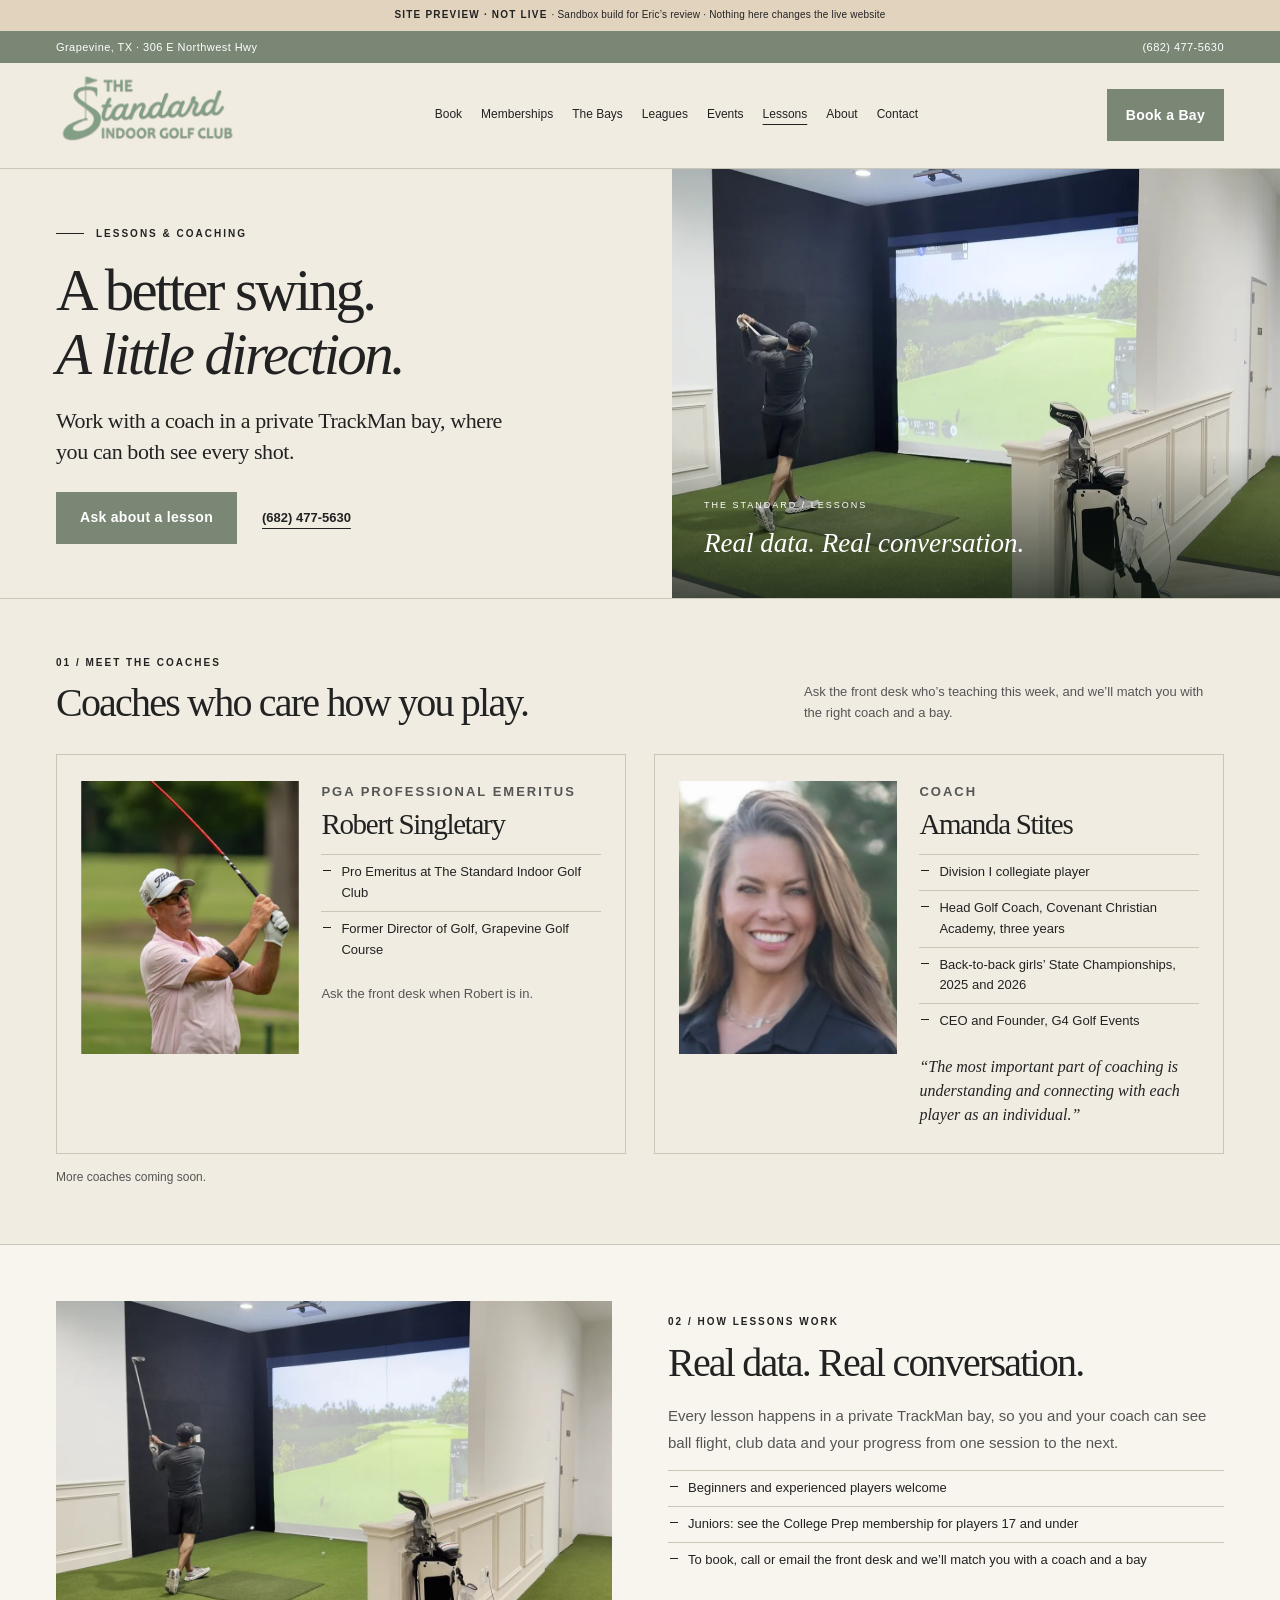
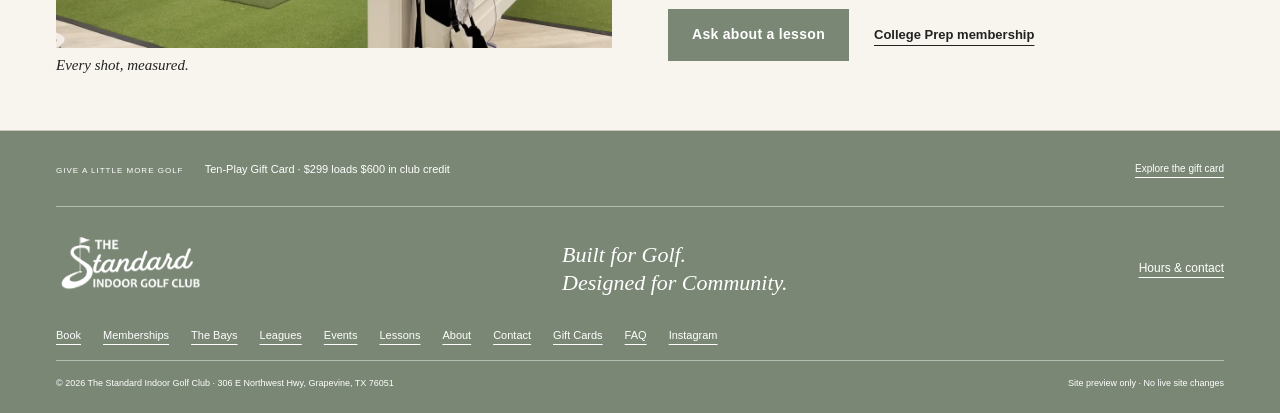
<file: site/coaching.html>
<!DOCTYPE html>
<html lang="en">
<head>
<meta charset="utf-8"/><meta content="width=device-width, initial-scale=1" name="viewport"/>
<meta content="noindex,nofollow" name="robots"/><meta content="#F0ECE2" name="theme-color"/>
<title>Lessons &amp; Coaching · The Standard Indoor Golf Club · Site preview</title>
<meta content="Golf lessons on TrackMan at The Standard Indoor Golf Club in Grapevine with Robert Singletary, PGA Professional Emeritus, and coach Amanda Stites." name="description"/>
<link as="image" href="assets/play-swing.webp" rel="preload"/><link href="homepage.css" rel="stylesheet"/><link href="site.css" rel="stylesheet"/>
<script defer="" src="homepage.js"></script>
</head>
<body>
<a class="skip" href="#main">Skip to content</a>
<div class="preview">SITE PREVIEW · NOT LIVE <span>· Sandbox build for Eric’s review · Nothing here changes the live website</span></div>
<div class="utility"><div class="container"><a href="contact.html">Grapevine, TX <span>· 306 E Northwest Hwy</span></a><a href="tel:+16824775630">(682) 477-5630</a></div></div>
<header class="header"><div class="container header-inner">
<a aria-label="The Standard Indoor Golf Club home" class="logo" href="index.html"><img alt="The Standard Indoor Golf Club" height="512" src="assets/primary-logo.png" width="1024"/></a>
<button aria-controls="navigation" aria-expanded="false" class="menu-toggle">Menu <span aria-hidden="true">☰</span></button>
<nav aria-label="Main navigation" id="navigation"><a href="bookings.html">Book</a><a href="memberships.html">Memberships</a><a href="bays.html">The Bays</a><a href="leagues.html">Leagues</a><a href="events.html">Events</a><a href="coaching.html" aria-current="page">Lessons</a><a href="about.html">About</a><a href="contact.html">Contact</a></nav>
<a class="button header-book" href="../public/book.html">Book a Bay</a>
</div></header>
<main id="main">
<section class="page-hero" aria-labelledby="hero-title"><div class="hero-copy"><p class="eyebrow"><span class="rule"></span> LESSONS &amp; COACHING</p>
<h1 id="hero-title">A better swing.<br/><em>A little direction.</em></h1><p class="hero-intro">Work with a coach in a private TrackMan bay, where you can both see every shot.</p><div class="actions"><a class="button" href="mailto:info@thestandardindoorgolfclub.com?subject=Lesson%20inquiry">Ask about a lesson</a><a class="text-link" href="tel:+16824775630">(682) 477-5630</a></div></div><figure class="hero-photo"><img alt="A golfer swinging in a TrackMan bay" fetchpriority="high" src="assets/play-swing.webp" style="object-position:50% center"/><figcaption><span>THE STANDARD / LESSONS</span><span>Real data. Real conversation.</span></figcaption></figure></section>
<section class="sec" aria-labelledby="coach-title"><div class="container"><div class="sec-head"><div><p class="eyebrow">01 / MEET THE COACHES</p><h2 id="coach-title">Coaches who care how you play.</h2></div><p>Ask the front desk who’s teaching this week, and we’ll match you with the right coach and a bay.</p></div>
<div class="grid2 coaches">
<article class="card coach2"><img alt="Robert Singletary, PGA Professional Emeritus, follows through on a tee shot" loading="lazy" src="assets/robert.webp"/><div><p class="eyebrow" style="margin-bottom:6px">PGA PROFESSIONAL EMERITUS</p><h3>Robert Singletary</h3><ul class="ticks"><li>Pro Emeritus at The Standard Indoor Golf Club</li><li>Former Director of Golf, Grapevine Golf Course</li></ul><p>Ask the front desk when Robert is in.</p></div></article>
<article class="card coach2"><img alt="Coach Amanda Stites" loading="lazy" src="assets/amanda.webp"/><div><p class="eyebrow" style="margin-bottom:6px">COACH</p><h3>Amanda Stites</h3><ul class="ticks"><li>Division I collegiate player</li><li>Head Golf Coach, Covenant Christian Academy, three years</li><li>Back-to-back girls’ State Championships, 2025 and 2026</li><li>CEO and Founder, G4 Golf Events</li></ul><blockquote>“The most important part of coaching is understanding and connecting with each player as an individual.”</blockquote></div></article>
</div><p class="note">More coaches coming soon.</p></div></section>
<section class="sec alt" aria-labelledby="how-title"><div class="container split2"><figure class="photo"><img alt="A golfer swings in a bay with a TrackMan course on the screen" loading="lazy" src="assets/play-swing-2.webp"/><figcaption>Every shot, measured.</figcaption></figure>
<div><p class="eyebrow">02 / HOW LESSONS WORK</p><h2 id="how-title">Real data. Real conversation.</h2><p class="lead">Every lesson happens in a private TrackMan bay, so you and your coach can see ball flight, club data and your progress from one session to the next.</p>
<ul class="ticks"><li>Beginners and experienced players welcome</li><li>Juniors: see the College Prep membership for players 17 and under</li><li>To book, call or email the front desk and we’ll match you with a coach and a bay</li></ul>
<div class="actions"><a class="button" href="mailto:info@thestandardindoorgolfclub.com?subject=Lesson%20inquiry">Ask about a lesson</a><a class="text-link" href="memberships.html">College Prep membership</a></div></div></div></section>
</main>
<footer><div class="container footer-gift"><p>GIVE A LITTLE MORE GOLF <span>Ten-Play Gift Card · $299 loads $600 in club credit</span></p><a href="gift-card.html">Explore the gift card</a></div>
<div class="container footer-main"><a aria-label="The Standard Indoor Golf Club home" class="footer-logo" href="index.html"><img alt="The Standard Indoor Golf Club" height="512" src="assets/logo-white.png" width="1024"/></a><p>Built for Golf.<br/>Designed for Community.</p><a href="contact.html">Hours &amp; contact</a></div>
<div class="container footer-links" style="display:flex;flex-wrap:wrap;gap:6px 22px;font-size:11px;padding-bottom:16px"><a href="bookings.html">Book</a><a href="memberships.html">Memberships</a><a href="bays.html">The Bays</a><a href="leagues.html">Leagues</a><a href="events.html">Events</a><a href="coaching.html">Lessons</a><a href="about.html">About</a><a href="contact.html">Contact</a><a href="gift-card.html">Gift Cards</a><a href="contact.html#faq">FAQ</a><a href="https://www.instagram.com/thestandard_indoorgolf/">Instagram</a></div>
<div class="container footer-bottom"><span>© 2026 The Standard Indoor Golf Club · 306 E Northwest Hwy, Grapevine, TX 76051</span><span>Site preview only · No live site changes</span></div></footer>
<div class="mobile-book"><a class="button" href="../public/book.html">Book a Bay</a><a href="contact.html">Hours &amp; location</a></div>
</body></html>
</file>
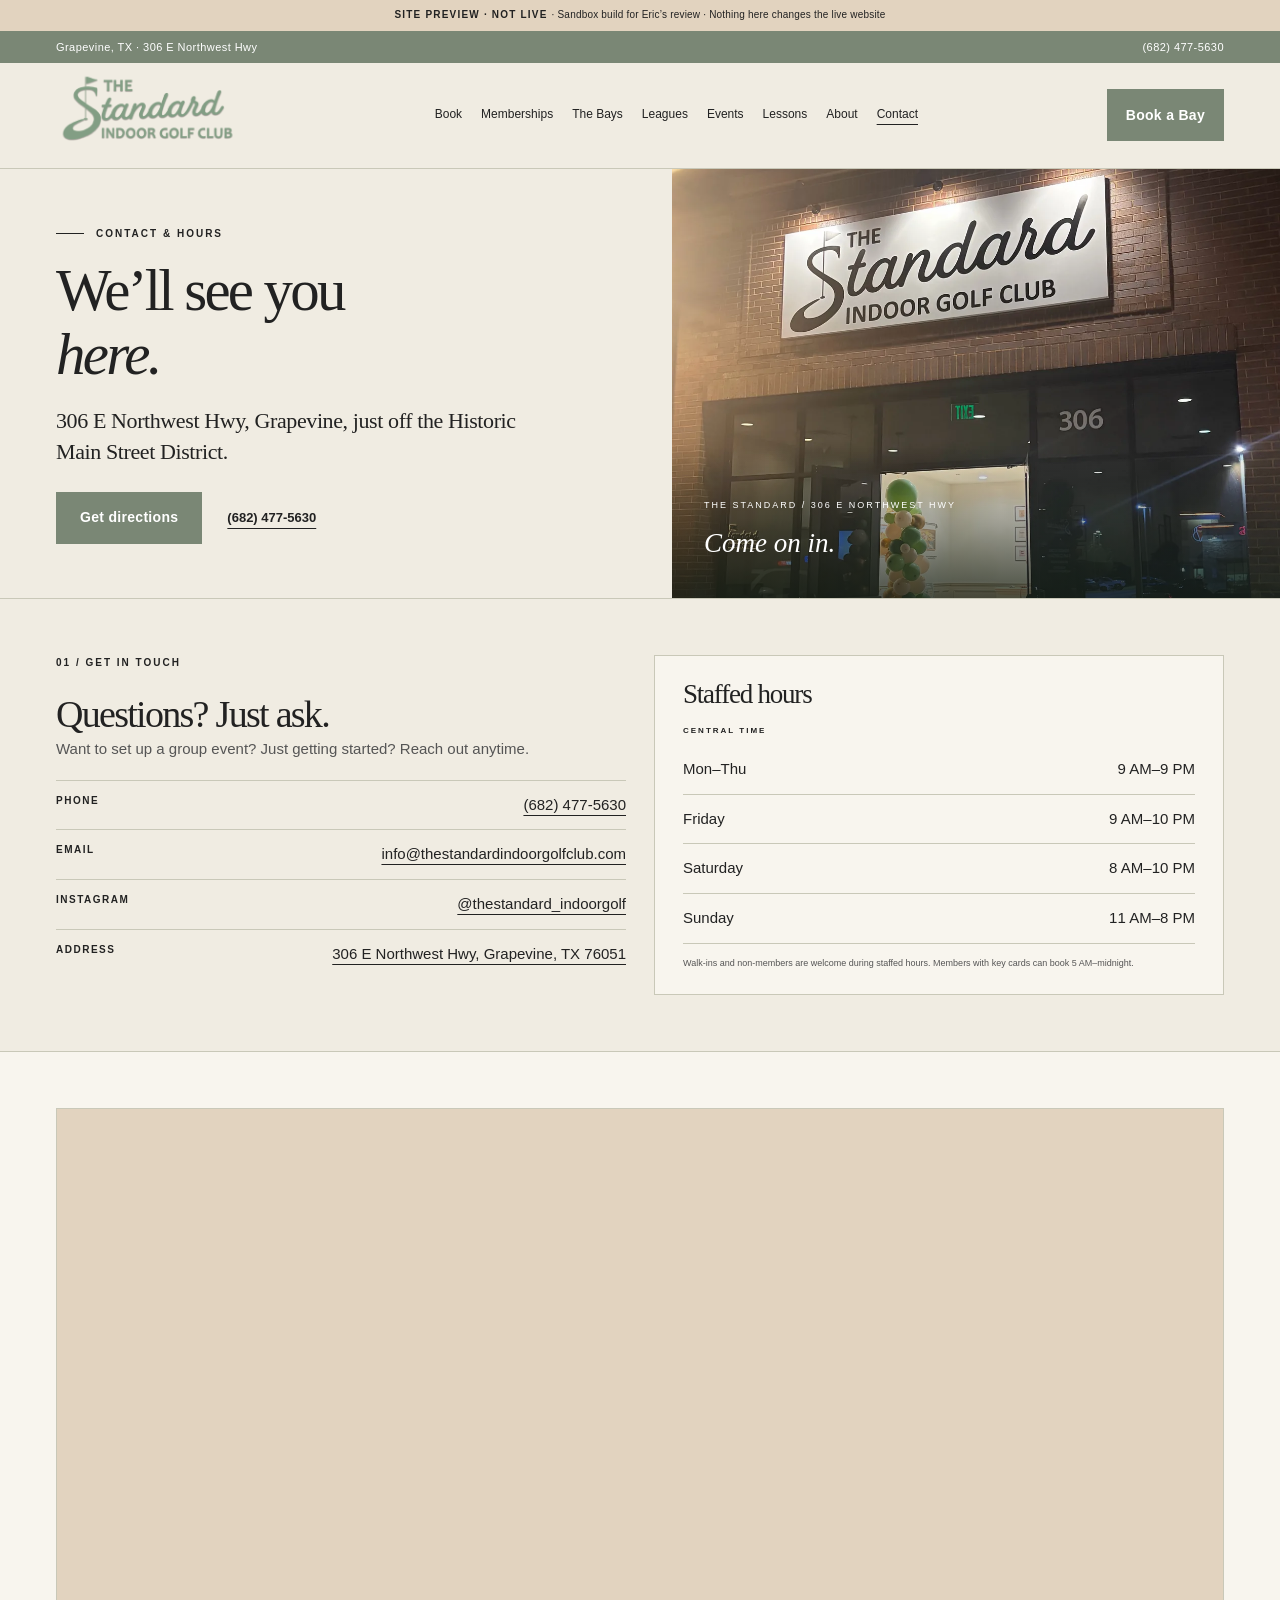
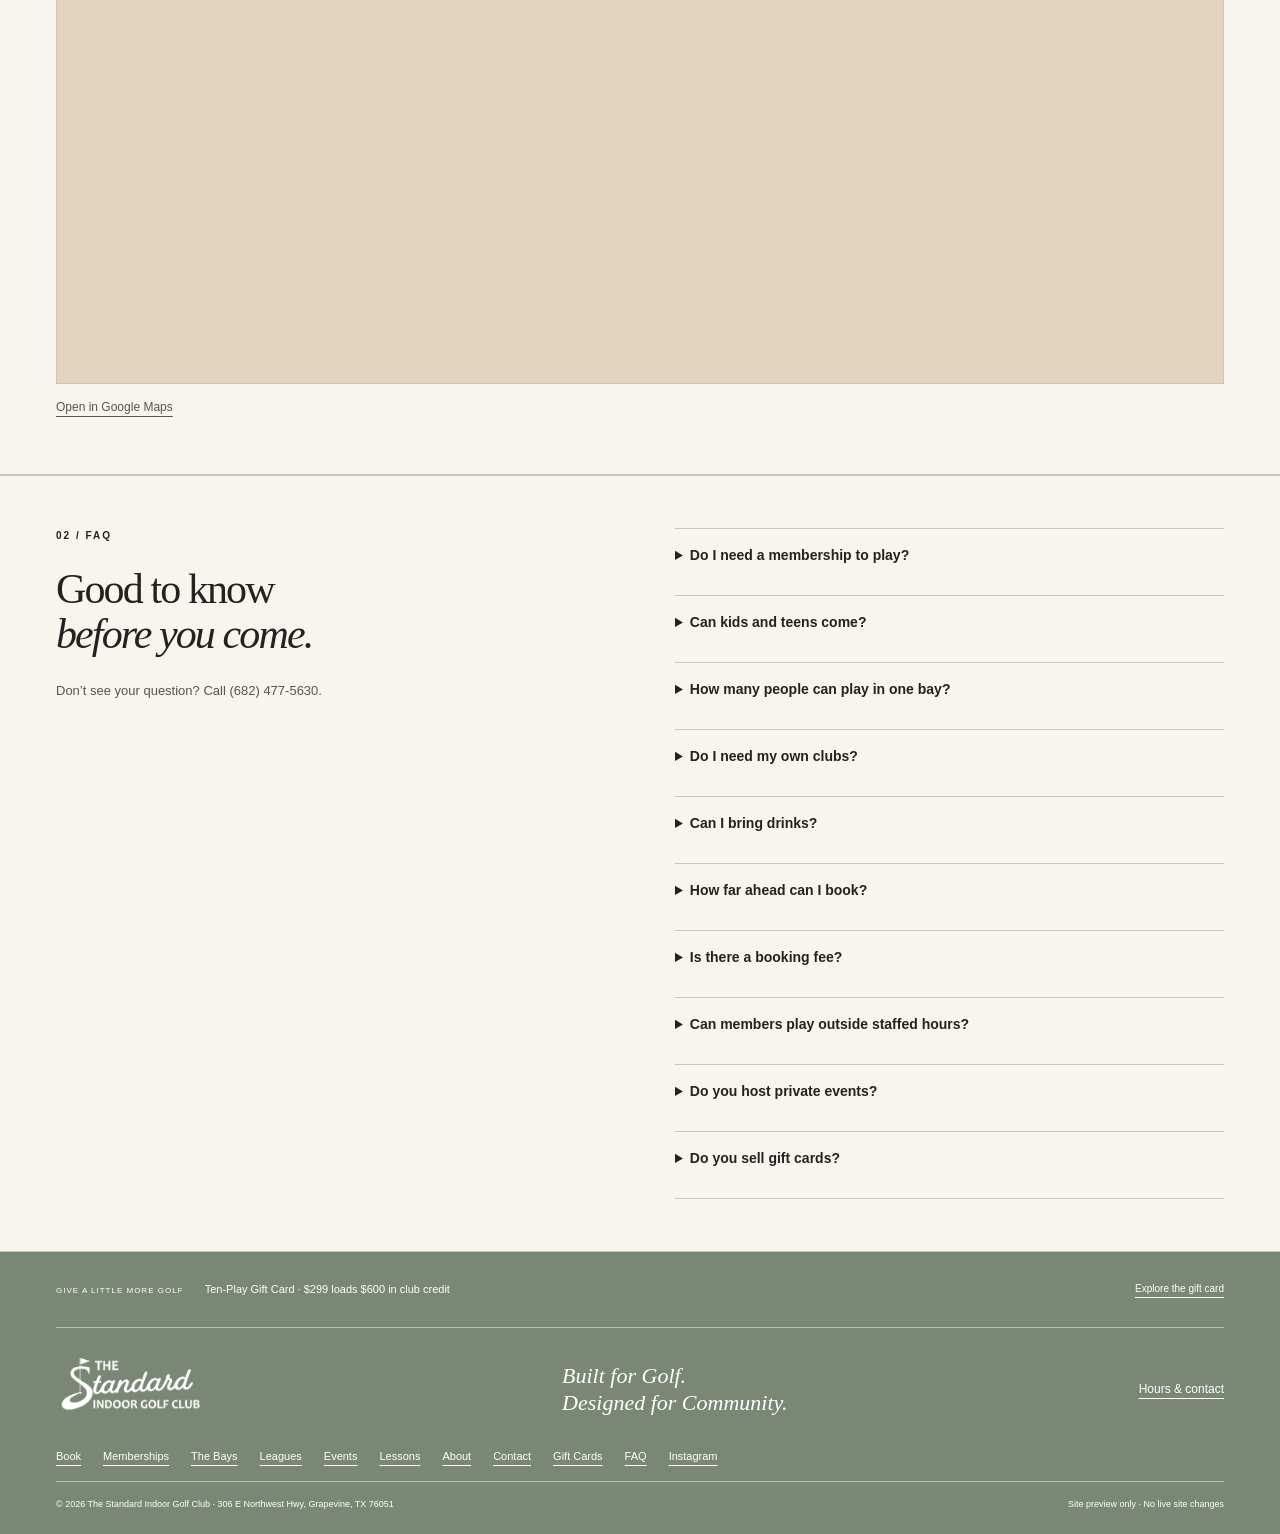
<file: site/contact.html>
<!DOCTYPE html>
<html lang="en">
<head>
<meta charset="utf-8"/><meta content="width=device-width, initial-scale=1" name="viewport"/>
<meta content="noindex,nofollow" name="robots"/><meta content="#F0ECE2" name="theme-color"/>
<title>Contact &amp; Hours · The Standard Indoor Golf Club · Site preview</title>
<meta content="Hours, phone, email, directions and FAQ for The Standard Indoor Golf Club, 306 E Northwest Hwy, Grapevine, TX." name="description"/>
<link as="image" href="assets/storefront.webp" rel="preload"/><link href="homepage.css" rel="stylesheet"/><link href="site.css" rel="stylesheet"/>
<script defer="" src="homepage.js"></script>
</head>
<body>
<a class="skip" href="#main">Skip to content</a>
<div class="preview">SITE PREVIEW · NOT LIVE <span>· Sandbox build for Eric’s review · Nothing here changes the live website</span></div>
<div class="utility"><div class="container"><a href="contact.html">Grapevine, TX <span>· 306 E Northwest Hwy</span></a><a href="tel:+16824775630">(682) 477-5630</a></div></div>
<header class="header"><div class="container header-inner">
<a aria-label="The Standard Indoor Golf Club home" class="logo" href="index.html"><img alt="The Standard Indoor Golf Club" height="512" src="assets/primary-logo.png" width="1024"/></a>
<button aria-controls="navigation" aria-expanded="false" class="menu-toggle">Menu <span aria-hidden="true">☰</span></button>
<nav aria-label="Main navigation" id="navigation"><a href="bookings.html">Book</a><a href="memberships.html">Memberships</a><a href="bays.html">The Bays</a><a href="leagues.html">Leagues</a><a href="events.html">Events</a><a href="coaching.html">Lessons</a><a href="about.html">About</a><a href="contact.html" aria-current="page">Contact</a></nav>
<a class="button header-book" href="../public/book.html">Book a Bay</a>
</div></header>
<main id="main">
<section class="page-hero" aria-labelledby="hero-title"><div class="hero-copy"><p class="eyebrow"><span class="rule"></span> CONTACT &amp; HOURS</p>
<h1 id="hero-title">We’ll see you<br/><em>here.</em></h1><p class="hero-intro">306 E Northwest Hwy, Grapevine, just off the Historic Main Street District.</p><div class="actions"><a class="button" href="https://www.google.com/maps/search/?api=1&amp;query=306+E+Northwest+Hwy+Grapevine+TX+76051">Get directions</a><a class="text-link" href="tel:+16824775630">(682) 477-5630</a></div></div><figure class="hero-photo"><img alt="The Standard Indoor Golf Club storefront at night" fetchpriority="high" src="assets/storefront.webp" style="object-position:50% 40%"/><figcaption><span>THE STANDARD / 306 E NORTHWEST HWY</span><span>Come on in.</span></figcaption></figure></section>
<section class="sec" aria-labelledby="c-title"><div class="container grid2"><div><p class="eyebrow">01 / GET IN TOUCH</p><h2 id="c-title" style="font-size:38px">Questions? Just ask.</h2><p class="lead">Want to set up a group event? Just getting started? Reach out anytime.</p>
<ul class="contact-list"><li><span>PHONE</span><a href="tel:+16824775630">(682) 477-5630</a></li><li><span>EMAIL</span><a href="mailto:info@thestandardindoorgolfclub.com">info@thestandardindoorgolfclub.com</a></li><li><span>INSTAGRAM</span><a href="https://www.instagram.com/thestandard_indoorgolf/">@thestandard_indoorgolf</a></li><li><span>ADDRESS</span><a href="https://www.google.com/maps/search/?api=1&amp;query=306+E+Northwest+Hwy+Grapevine+TX+76051">306 E Northwest Hwy, Grapevine, TX 76051</a></li></ul></div>
<div class="hours-big hours-short"><h3>Staffed hours</h3><p class="eyebrow">CENTRAL TIME</p><dl><div><dt>Mon–Thu</dt><dd>9 AM–9 PM</dd></div><div><dt>Friday</dt><dd>9 AM–10 PM</dd></div><div><dt>Saturday</dt><dd>8 AM–10 PM</dd></div><div><dt>Sunday</dt><dd>11 AM–8 PM</dd></div></dl><p class="quiet">Walk-ins and non-members are welcome during staffed hours. Members with key cards can book 5 AM–midnight.</p></div></div></section>
<section class="sec alt" aria-label="Map"><div class="container"><iframe class="map" title="Map to The Standard Indoor Golf Club, 306 E Northwest Hwy, Grapevine, TX" loading="lazy" referrerpolicy="no-referrer-when-downgrade" src="https://www.google.com/maps?q=306+E+Northwest+Hwy,+Grapevine,+TX+76051&amp;output=embed"></iframe><p class="note"><a href="https://www.google.com/maps/search/?api=1&amp;query=306+E+Northwest+Hwy+Grapevine+TX+76051">Open in Google Maps</a></p></div></section>
<section class="booking-faq" id="faq" aria-labelledby="faq-title"><div class="container faq-layout"><div><p class="eyebrow">02 / FAQ</p><h2 id="faq-title">Good to know<br/><em>before you come.</em></h2><p class="faq-intro">Don’t see your question? Call (682) 477-5630.</p></div><div class="faq-list"><details><summary>Do I need a membership to play?</summary><p>No. Walk-ins and non-members are welcome during staffed hours. Book a bay by the hour: $55 an hour Mon–Thu 9 AM–4 PM CT, $60 an hour at all other staffed hours, with a 1-hour minimum.</p></details><details><summary>Can kids and teens come?</summary><p>Yes. Guests under 16 must be with an adult. Guests 16 and older can come on their own.</p></details><details><summary>How many people can play in one bay?</summary><p>Up to five players, and we recommend three for a good pace. One booking covers the group.</p></details><details><summary>Do I need my own clubs?</summary><p>No. Bring yours, or rent a full set for $10. Rental clubs are free for members.</p></details><details><summary>Can I bring drinks?</summary><p>Yes. We’re BYOB, with cooler, cup and coozie service.</p></details><details><summary>How far ahead can I book?</summary><p>The public can book up to 10 days ahead. Members can book up to 14 days ahead.</p></details><details><summary>Is there a booking fee?</summary><p>A $0.50 reservation fee applies to each booking.</p></details><details><summary>Can members play outside staffed hours?</summary><p>Founding, Open and Player members can book from 5 AM to midnight and enter with a key card. Key cards are issued in person during staffed hours.</p></details><details><summary>Do you host private events?</summary><p>Yes. Group packages start at $216 for 2 bays for 2 hours. <a href='events.html'>See events</a>.</p></details><details><summary>Do you sell gift cards?</summary><p>Yes. The Ten-Play Gift Card is $299 and loads $600 in club credit. <a href='gift-card.html'>See gift cards</a>.</p></details></div></div></section>
</main>
<footer><div class="container footer-gift"><p>GIVE A LITTLE MORE GOLF <span>Ten-Play Gift Card · $299 loads $600 in club credit</span></p><a href="gift-card.html">Explore the gift card</a></div>
<div class="container footer-main"><a aria-label="The Standard Indoor Golf Club home" class="footer-logo" href="index.html"><img alt="The Standard Indoor Golf Club" height="512" src="assets/logo-white.png" width="1024"/></a><p>Built for Golf.<br/>Designed for Community.</p><a href="contact.html">Hours &amp; contact</a></div>
<div class="container footer-links" style="display:flex;flex-wrap:wrap;gap:6px 22px;font-size:11px;padding-bottom:16px"><a href="bookings.html">Book</a><a href="memberships.html">Memberships</a><a href="bays.html">The Bays</a><a href="leagues.html">Leagues</a><a href="events.html">Events</a><a href="coaching.html">Lessons</a><a href="about.html">About</a><a href="contact.html">Contact</a><a href="gift-card.html">Gift Cards</a><a href="contact.html#faq">FAQ</a><a href="https://www.instagram.com/thestandard_indoorgolf/">Instagram</a></div>
<div class="container footer-bottom"><span>© 2026 The Standard Indoor Golf Club · 306 E Northwest Hwy, Grapevine, TX 76051</span><span>Site preview only · No live site changes</span></div></footer>
<div class="mobile-book"><a class="button" href="../public/book.html">Book a Bay</a><a href="contact.html">Hours &amp; location</a></div>
</body></html>
</file>
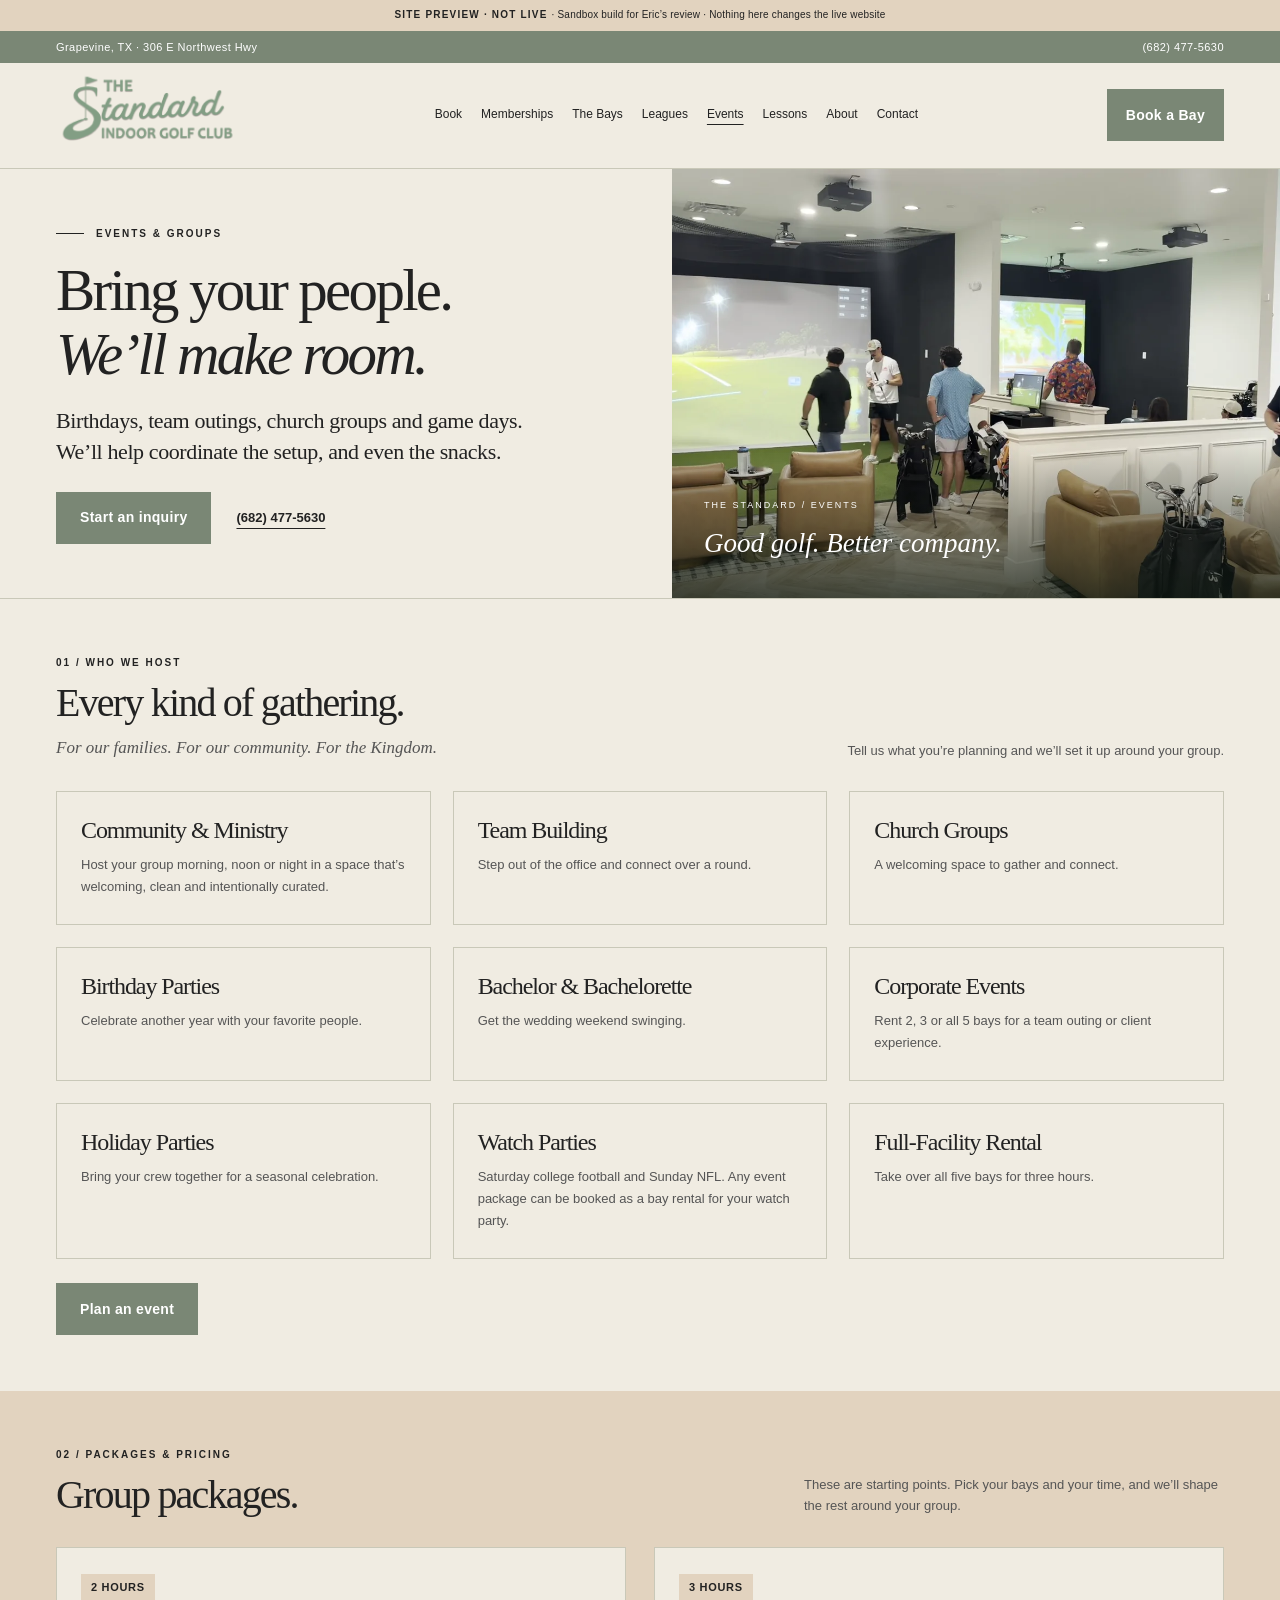
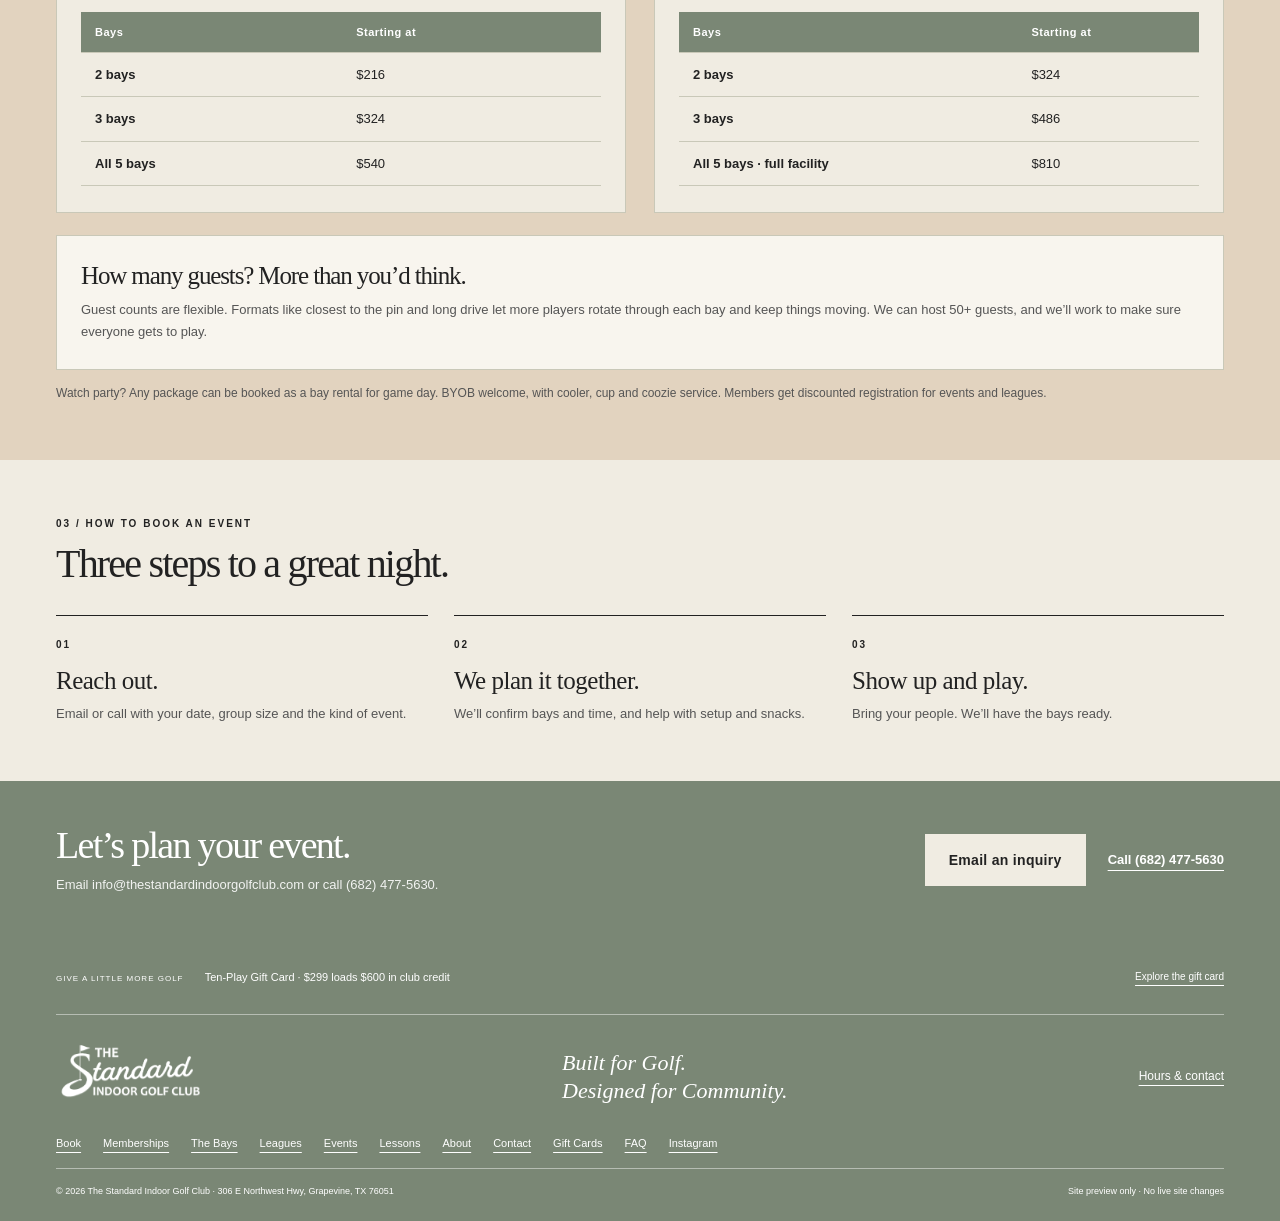
<file: site/events.html>
<!DOCTYPE html>
<html lang="en">
<head>
<meta charset="utf-8"/><meta content="width=device-width, initial-scale=1" name="viewport"/>
<meta content="noindex,nofollow" name="robots"/><meta content="#F0ECE2" name="theme-color"/>
<title>Events &amp; Groups · The Standard Indoor Golf Club · Site preview</title>
<meta content="Group events at The Standard Indoor Golf Club in Grapevine: team building, church groups, birthdays, watch parties and full-facility rentals." name="description"/>
<link as="image" href="assets/play-group-3.webp" rel="preload"/><link href="homepage.css" rel="stylesheet"/><link href="site.css" rel="stylesheet"/>
<script defer="" src="homepage.js"></script>
</head>
<body>
<a class="skip" href="#main">Skip to content</a>
<div class="preview">SITE PREVIEW · NOT LIVE <span>· Sandbox build for Eric’s review · Nothing here changes the live website</span></div>
<div class="utility"><div class="container"><a href="contact.html">Grapevine, TX <span>· 306 E Northwest Hwy</span></a><a href="tel:+16824775630">(682) 477-5630</a></div></div>
<header class="header"><div class="container header-inner">
<a aria-label="The Standard Indoor Golf Club home" class="logo" href="index.html"><img alt="The Standard Indoor Golf Club" height="512" src="assets/primary-logo.png" width="1024"/></a>
<button aria-controls="navigation" aria-expanded="false" class="menu-toggle">Menu <span aria-hidden="true">☰</span></button>
<nav aria-label="Main navigation" id="navigation"><a href="bookings.html">Book</a><a href="memberships.html">Memberships</a><a href="bays.html">The Bays</a><a href="leagues.html">Leagues</a><a href="events.html" aria-current="page">Events</a><a href="coaching.html">Lessons</a><a href="about.html">About</a><a href="contact.html">Contact</a></nav>
<a class="button header-book" href="../public/book.html">Book a Bay</a>
</div></header>
<main id="main">
<section class="page-hero" aria-labelledby="hero-title"><div class="hero-copy"><p class="eyebrow"><span class="rule"></span> EVENTS &amp; GROUPS</p>
<h1 id="hero-title">Bring your people.<br/><em>We’ll make room.</em></h1><p class="hero-intro">Birthdays, team outings, church groups and game days. We’ll help coordinate the setup, and even the snacks.</p><div class="actions"><a class="button" href="mailto:info@thestandardindoorgolfclub.com?subject=Event%20inquiry&amp;body=Hi%21%20I%27d%20like%20to%20plan%20an%20event%20at%20The%20Standard.%0A%0AType%20of%20event%3A%0APreferred%20date%20and%20time%3A%0ANumber%20of%20guests%3A%0ABays%20%282%2C%203%20or%20all%205%29%2C%20or%20not%20sure%20yet%3A%0AName%20and%20phone%3A%0A">Start an inquiry</a><a class="text-link" href="tel:+16824775630">(682) 477-5630</a></div></div><figure class="hero-photo"><img alt="Groups gathered in the bays and lounge with TrackMan courses on screen" fetchpriority="high" src="assets/play-group-3.webp" style="object-position:50% center"/><figcaption><span>THE STANDARD / EVENTS</span><span>Good golf. Better company.</span></figcaption></figure></section>
<section class="sec" aria-labelledby="who-title"><div class="container"><div class="sec-head"><div><p class="eyebrow">01 / WHO WE HOST</p><h2 id="who-title">Every kind of gathering.</h2><p class="kingdom-quiet" style="margin-top:10px">For our families. For our community. For the Kingdom.</p></div><p>Tell us what you’re planning and we’ll set it up around your group.</p></div><div class="grid3"><article class="card"><h3 style="font-size:24px">Community &amp; Ministry</h3><p>Host your group morning, noon or night in a space that’s welcoming, clean and intentionally curated.</p></article><article class="card"><h3 style="font-size:24px">Team Building</h3><p>Step out of the office and connect over a round.</p></article><article class="card"><h3 style="font-size:24px">Church Groups</h3><p>A welcoming space to gather and connect.</p></article><article class="card"><h3 style="font-size:24px">Birthday Parties</h3><p>Celebrate another year with your favorite people.</p></article><article class="card"><h3 style="font-size:24px">Bachelor &amp; Bachelorette</h3><p>Get the wedding weekend swinging.</p></article><article class="card"><h3 style="font-size:24px">Corporate Events</h3><p>Rent 2, 3 or all 5 bays for a team outing or client experience.</p></article><article class="card"><h3 style="font-size:24px">Holiday Parties</h3><p>Bring your crew together for a seasonal celebration.</p></article><article class="card"><h3 style="font-size:24px">Watch Parties</h3><p>Saturday college football and Sunday NFL. Any event package can be booked as a bay rental for your watch party.</p></article><article class="card"><h3 style="font-size:24px">Full-Facility Rental</h3><p>Take over all five bays for three hours.</p></article></div><div class="actions" style="margin-top:24px"><a class="button" href="mailto:info@thestandardindoorgolfclub.com?subject=Event%20inquiry&amp;body=Hi%21%20I%27d%20like%20to%20plan%20an%20event%20at%20The%20Standard.%0A%0AType%20of%20event%3A%0APreferred%20date%20and%20time%3A%0ANumber%20of%20guests%3A%0ABays%20%282%2C%203%20or%20all%205%29%2C%20or%20not%20sure%20yet%3A%0AName%20and%20phone%3A%0A">Plan an event</a></div></div></section>
<section class="sec tan" aria-labelledby="pk-title"><div class="container"><div class="sec-head"><div><p class="eyebrow">02 / PACKAGES &amp; PRICING</p><h2 id="pk-title">Group packages.</h2></div><p>These are starting points. Pick your bays and your time, and we’ll shape the rest around your group.</p></div>
<div class="grid2"><article class="card"><span class="tag light">2 HOURS</span><div class="table-wrap" style="border:0"><table class="t" style="min-width:0"><thead><tr><th>Bays</th><th>Starting at</th></tr></thead><tbody><tr><th scope='row'>2 bays</th><td>$216</td></tr><tr><th scope='row'>3 bays</th><td>$324</td></tr><tr><th scope='row'>All 5 bays</th><td>$540</td></tr></tbody></table></div></article><article class="card"><span class="tag light">3 HOURS</span><div class="table-wrap" style="border:0"><table class="t" style="min-width:0"><thead><tr><th>Bays</th><th>Starting at</th></tr></thead><tbody><tr><th scope='row'>2 bays</th><td>$324</td></tr><tr><th scope='row'>3 bays</th><td>$486</td></tr><tr><th scope='row'>All 5 bays · full facility</th><td>$810</td></tr></tbody></table></div></article></div>
<div class="card" style="margin-top:22px;background:var(--paper)"><h3 style="font-size:25px">How many guests? More than you’d think.</h3><p>Guest counts are flexible. Formats like closest to the pin and long drive let more players rotate through each bay and keep things moving. We can host 50+ guests, and we’ll work to make sure everyone gets to play.</p></div>
<p class="note">Watch party? Any package can be booked as a bay rental for game day. BYOB welcome, with cooler, cup and coozie service. Members get discounted registration for events and leagues.</p></div></section>
<section class="sec" aria-labelledby="plan-title"><div class="container"><div class="sec-head"><div><p class="eyebrow">03 / HOW TO BOOK AN EVENT</p><h2 id="plan-title">Three steps to a great night.</h2></div></div>
<ol class="steps" style="grid-template-columns:repeat(3,1fr)"><li><span>01</span><b>Reach out.</b><p>Email or call with your date, group size and the kind of event.</p></li><li><span>02</span><b>We plan it together.</b><p>We’ll confirm bays and time, and help with setup and snacks.</p></li><li><span>03</span><b>Show up and play.</b><p>Bring your people. We’ll have the bays ready.</p></li></ol></div></section>
<section class="cta-band"><div class="container"><div><h2>Let’s plan your event.</h2><p>Email info@thestandardindoorgolfclub.com or call (682) 477-5630.</p></div><div class="cta-actions"><a class="button" href="mailto:info@thestandardindoorgolfclub.com?subject=Event%20inquiry&amp;body=Hi%21%20I%27d%20like%20to%20plan%20an%20event%20at%20The%20Standard.%0A%0AType%20of%20event%3A%0APreferred%20date%20and%20time%3A%0ANumber%20of%20guests%3A%0ABays%20%282%2C%203%20or%20all%205%29%2C%20or%20not%20sure%20yet%3A%0AName%20and%20phone%3A%0A">Email an inquiry</a><a class="text-link" href="tel:+16824775630">Call (682) 477-5630</a></div></div></section>
</main>
<footer><div class="container footer-gift"><p>GIVE A LITTLE MORE GOLF <span>Ten-Play Gift Card · $299 loads $600 in club credit</span></p><a href="gift-card.html">Explore the gift card</a></div>
<div class="container footer-main"><a aria-label="The Standard Indoor Golf Club home" class="footer-logo" href="index.html"><img alt="The Standard Indoor Golf Club" height="512" src="assets/logo-white.png" width="1024"/></a><p>Built for Golf.<br/>Designed for Community.</p><a href="contact.html">Hours &amp; contact</a></div>
<div class="container footer-links" style="display:flex;flex-wrap:wrap;gap:6px 22px;font-size:11px;padding-bottom:16px"><a href="bookings.html">Book</a><a href="memberships.html">Memberships</a><a href="bays.html">The Bays</a><a href="leagues.html">Leagues</a><a href="events.html">Events</a><a href="coaching.html">Lessons</a><a href="about.html">About</a><a href="contact.html">Contact</a><a href="gift-card.html">Gift Cards</a><a href="contact.html#faq">FAQ</a><a href="https://www.instagram.com/thestandard_indoorgolf/">Instagram</a></div>
<div class="container footer-bottom"><span>© 2026 The Standard Indoor Golf Club · 306 E Northwest Hwy, Grapevine, TX 76051</span><span>Site preview only · No live site changes</span></div></footer>
<div class="mobile-book"><a class="button" href="../public/book.html">Book a Bay</a><a href="contact.html">Hours &amp; location</a></div>
</body></html>
</file>
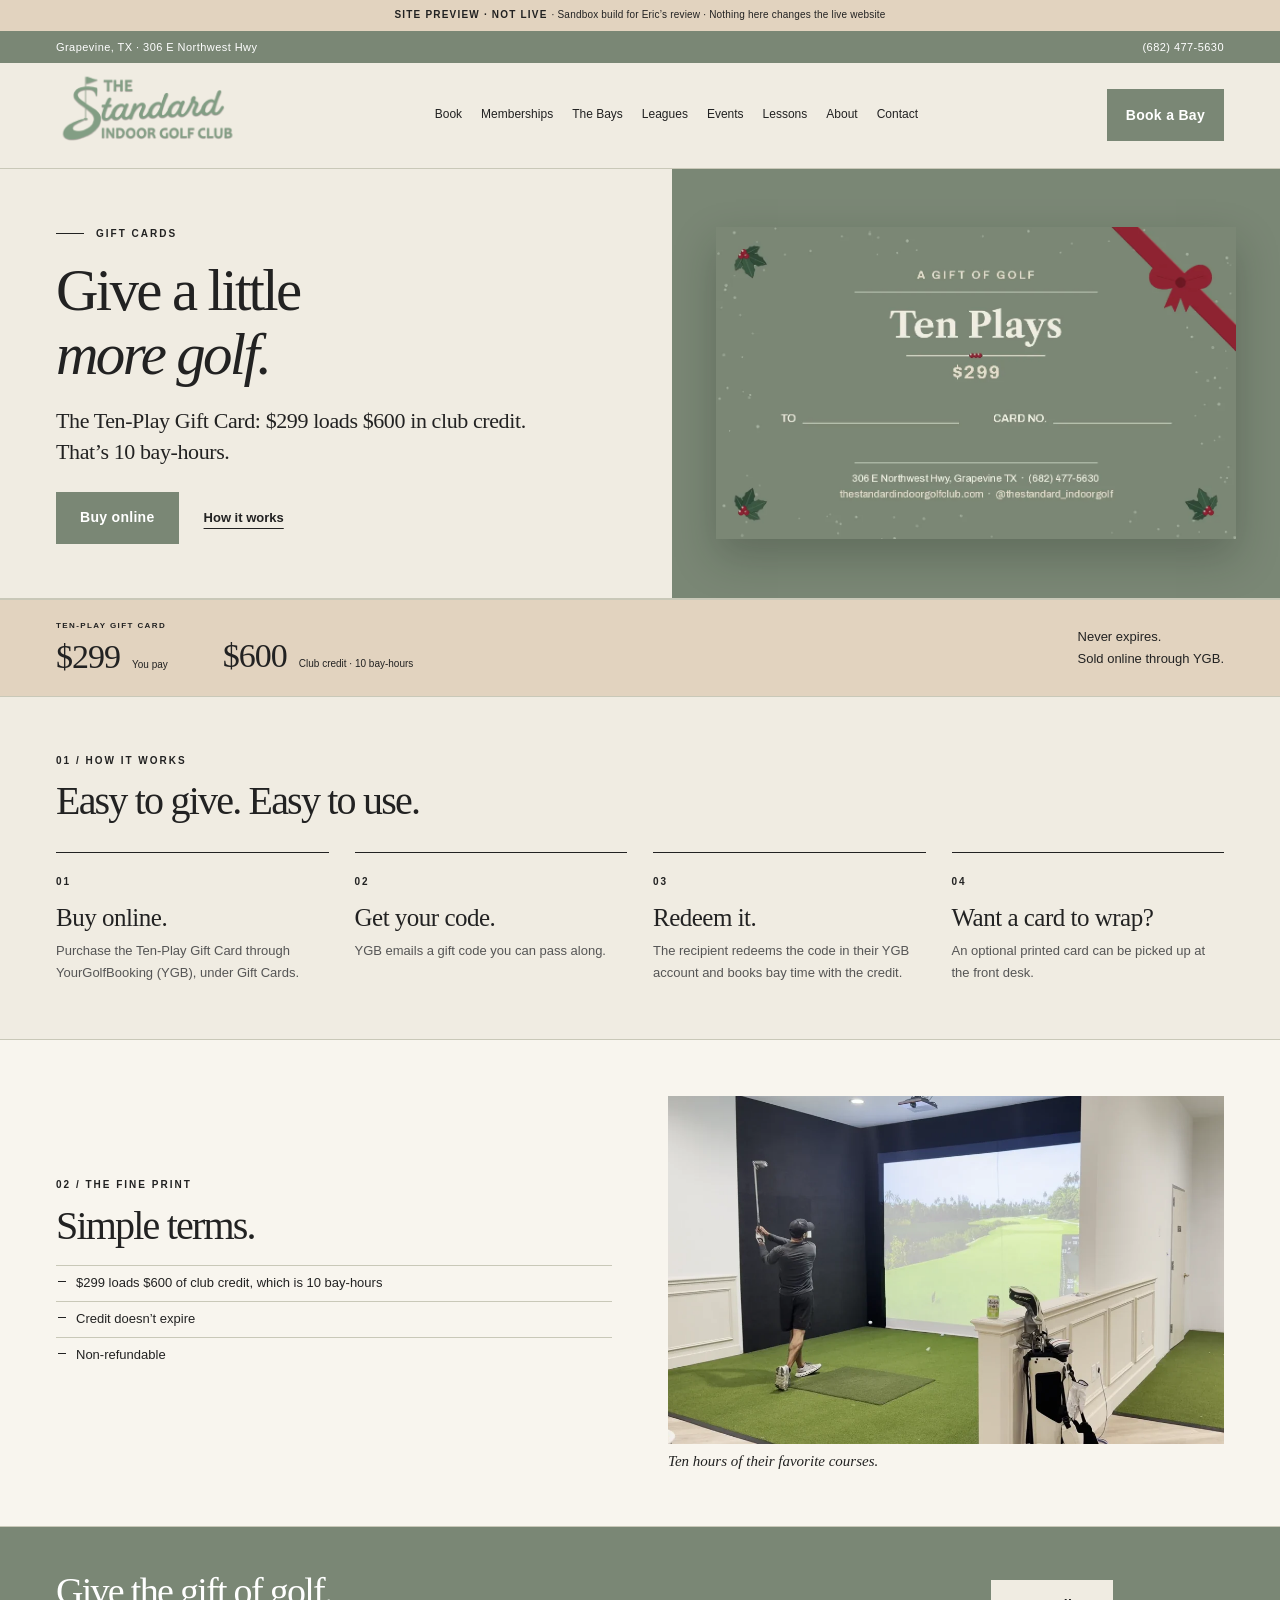
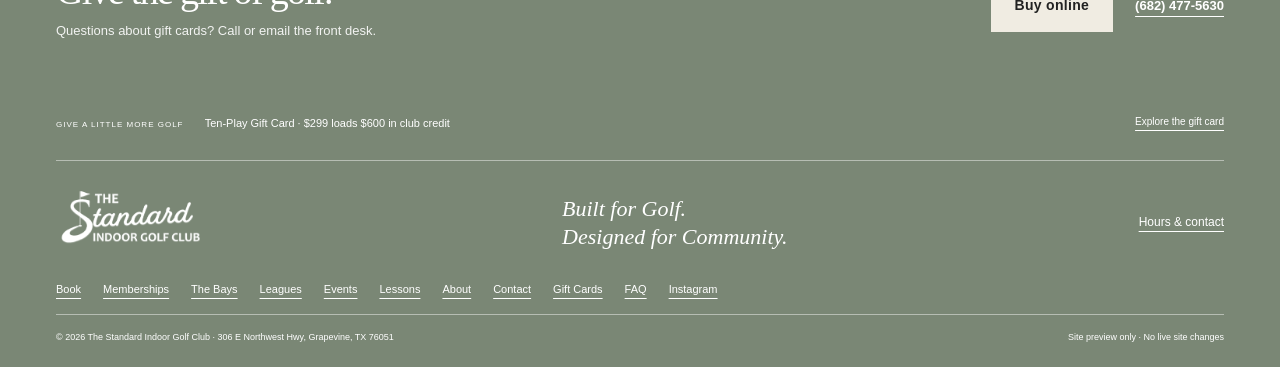
<file: site/gift-card.html>
<!DOCTYPE html>
<html lang="en">
<head>
<meta charset="utf-8"/><meta content="width=device-width, initial-scale=1" name="viewport"/>
<meta content="noindex,nofollow" name="robots"/><meta content="#F0ECE2" name="theme-color"/>
<title>Gift Cards · The Standard Indoor Golf Club · Site preview</title>
<meta content="The Ten-Play Gift Card at The Standard Indoor Golf Club: $299 loads $600 in club credit, 10 bay-hours, no expiration." name="description"/>
<link as="image" href="assets/gift-card.webp" rel="preload"/><link href="homepage.css" rel="stylesheet"/><link href="site.css" rel="stylesheet"/>
<script defer="" src="homepage.js"></script>
</head>
<body>
<a class="skip" href="#main">Skip to content</a>
<div class="preview">SITE PREVIEW · NOT LIVE <span>· Sandbox build for Eric’s review · Nothing here changes the live website</span></div>
<div class="utility"><div class="container"><a href="contact.html">Grapevine, TX <span>· 306 E Northwest Hwy</span></a><a href="tel:+16824775630">(682) 477-5630</a></div></div>
<header class="header"><div class="container header-inner">
<a aria-label="The Standard Indoor Golf Club home" class="logo" href="index.html"><img alt="The Standard Indoor Golf Club" height="512" src="assets/primary-logo.png" width="1024"/></a>
<button aria-controls="navigation" aria-expanded="false" class="menu-toggle">Menu <span aria-hidden="true">☰</span></button>
<nav aria-label="Main navigation" id="navigation"><a href="bookings.html">Book</a><a href="memberships.html">Memberships</a><a href="bays.html">The Bays</a><a href="leagues.html">Leagues</a><a href="events.html">Events</a><a href="coaching.html">Lessons</a><a href="about.html">About</a><a href="contact.html">Contact</a></nav>
<a class="button header-book" href="../public/book.html">Book a Bay</a>
</div></header>
<main id="main">
<section class="page-hero" aria-labelledby="hero-title"><div class="hero-copy"><p class="eyebrow"><span class="rule"></span> GIFT CARDS</p>
<h1 id="hero-title">Give a little<br/><em>more golf.</em></h1><p class="hero-intro">The Ten-Play Gift Card: $299 loads $600 in club credit. That’s 10 bay-hours.</p><div class="actions"><a class="button" href="https://yourgolfbooking.com/venues/the-standard-indoor-golf-club/topups">Buy online</a><a class="text-link" href="#how">How it works</a></div></div><figure class="hero-photo giftfig"><img alt="The Ten-Play gift card: A gift of golf, Ten Plays, $299" fetchpriority="high" src="assets/gift-card.webp" style="object-position:center"/><figcaption><span>THE STANDARD / TEN-PLAY GIFT CARD</span><span>A gift of golf.</span></figcaption></figure></section>
<section class="booking-strip" aria-label="Gift card at a glance"><div class="container"><p><span class="eyebrow">TEN-PLAY GIFT CARD</span><strong>$299</strong><span class="rate-time">You pay</span></p><p><strong>$600</strong><span class="rate-time">Club credit · 10 bay-hours</span></p><div class="group-note"><p>Never expires.<br/>Sold online through YGB.</p></div></div></section>
<section class="sec" id="how" aria-labelledby="gh-title"><div class="container"><div class="sec-head"><div><p class="eyebrow">01 / HOW IT WORKS</p><h2 id="gh-title">Easy to give. Easy to use.</h2></div></div>
<ol class="steps"><li><span>01</span><b>Buy online.</b><p>Purchase the Ten-Play Gift Card through YourGolfBooking (YGB), under Gift Cards.</p></li><li><span>02</span><b>Get your code.</b><p>YGB emails a gift code you can pass along.</p></li><li><span>03</span><b>Redeem it.</b><p>The recipient redeems the code in their YGB account and books bay time with the credit.</p></li><li><span>04</span><b>Want a card to wrap?</b><p>An optional printed card can be picked up at the front desk.</p></li></ol></div></section>
<section class="sec alt" aria-labelledby="terms-title"><div class="container split2"><div><p class="eyebrow">02 / THE FINE PRINT</p><h2 id="terms-title">Simple terms.</h2><ul class="ticks"><li>$299 loads $600 of club credit, which is 10 bay-hours</li><li>Credit doesn’t expire</li><li>Non-refundable</li></ul></div>
<figure class="photo"><img alt="A golfer swings in a bay at The Standard with a TrackMan course on screen" loading="lazy" src="assets/booking-golf-in-play.webp"/><figcaption>Ten hours of their favorite courses.</figcaption></figure></div></section>
<section class="cta-band"><div class="container"><div><h2>Give the gift of golf.</h2><p>Questions about gift cards? Call or email the front desk.</p></div><div class="cta-actions"><a class="button" href="https://yourgolfbooking.com/venues/the-standard-indoor-golf-club/topups">Buy online</a><a class="text-link" href="tel:+16824775630">(682) 477-5630</a></div></div></section>
</main>
<footer><div class="container footer-gift"><p>GIVE A LITTLE MORE GOLF <span>Ten-Play Gift Card · $299 loads $600 in club credit</span></p><a href="gift-card.html">Explore the gift card</a></div>
<div class="container footer-main"><a aria-label="The Standard Indoor Golf Club home" class="footer-logo" href="index.html"><img alt="The Standard Indoor Golf Club" height="512" src="assets/logo-white.png" width="1024"/></a><p>Built for Golf.<br/>Designed for Community.</p><a href="contact.html">Hours &amp; contact</a></div>
<div class="container footer-links" style="display:flex;flex-wrap:wrap;gap:6px 22px;font-size:11px;padding-bottom:16px"><a href="bookings.html">Book</a><a href="memberships.html">Memberships</a><a href="bays.html">The Bays</a><a href="leagues.html">Leagues</a><a href="events.html">Events</a><a href="coaching.html">Lessons</a><a href="about.html">About</a><a href="contact.html">Contact</a><a href="gift-card.html">Gift Cards</a><a href="contact.html#faq">FAQ</a><a href="https://www.instagram.com/thestandard_indoorgolf/">Instagram</a></div>
<div class="container footer-bottom"><span>© 2026 The Standard Indoor Golf Club · 306 E Northwest Hwy, Grapevine, TX 76051</span><span>Site preview only · No live site changes</span></div></footer>
<div class="mobile-book"><a class="button" href="../public/book.html">Book a Bay</a><a href="contact.html">Hours &amp; location</a></div>
</body></html>
</file>
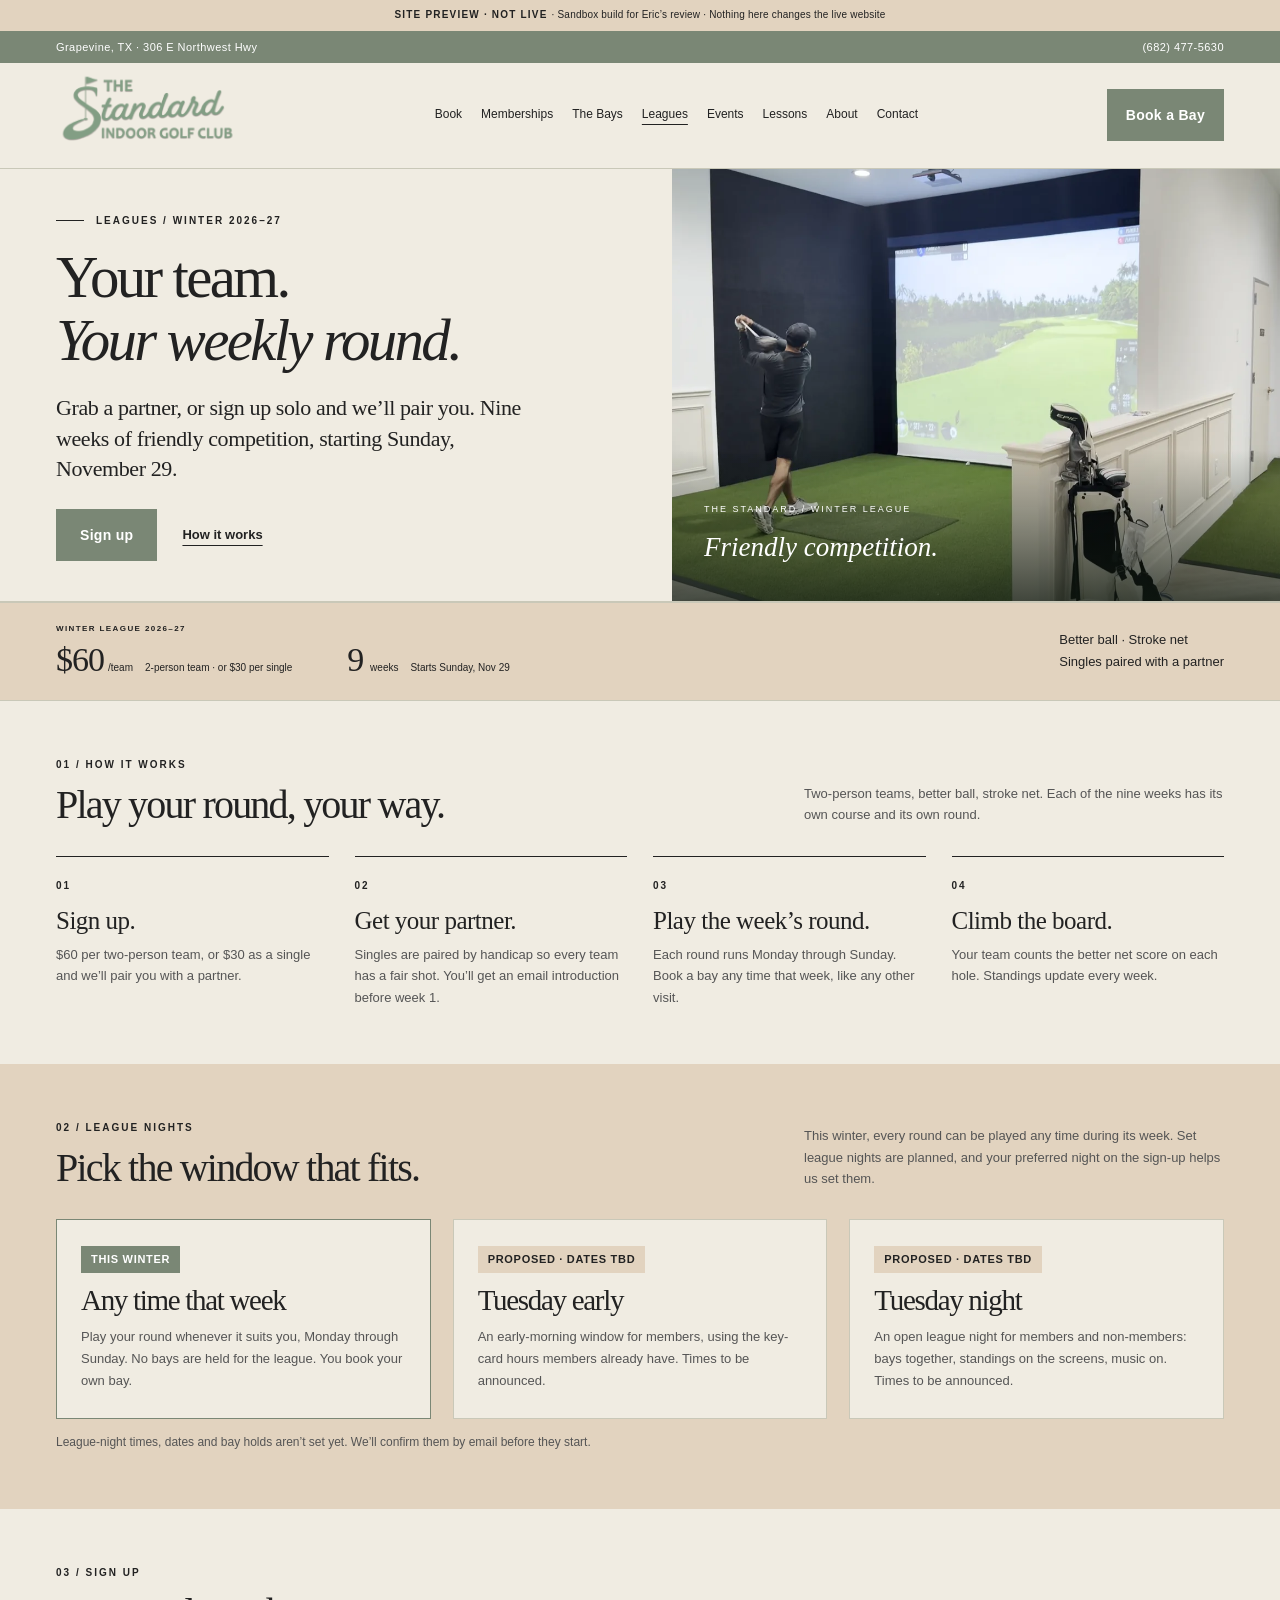
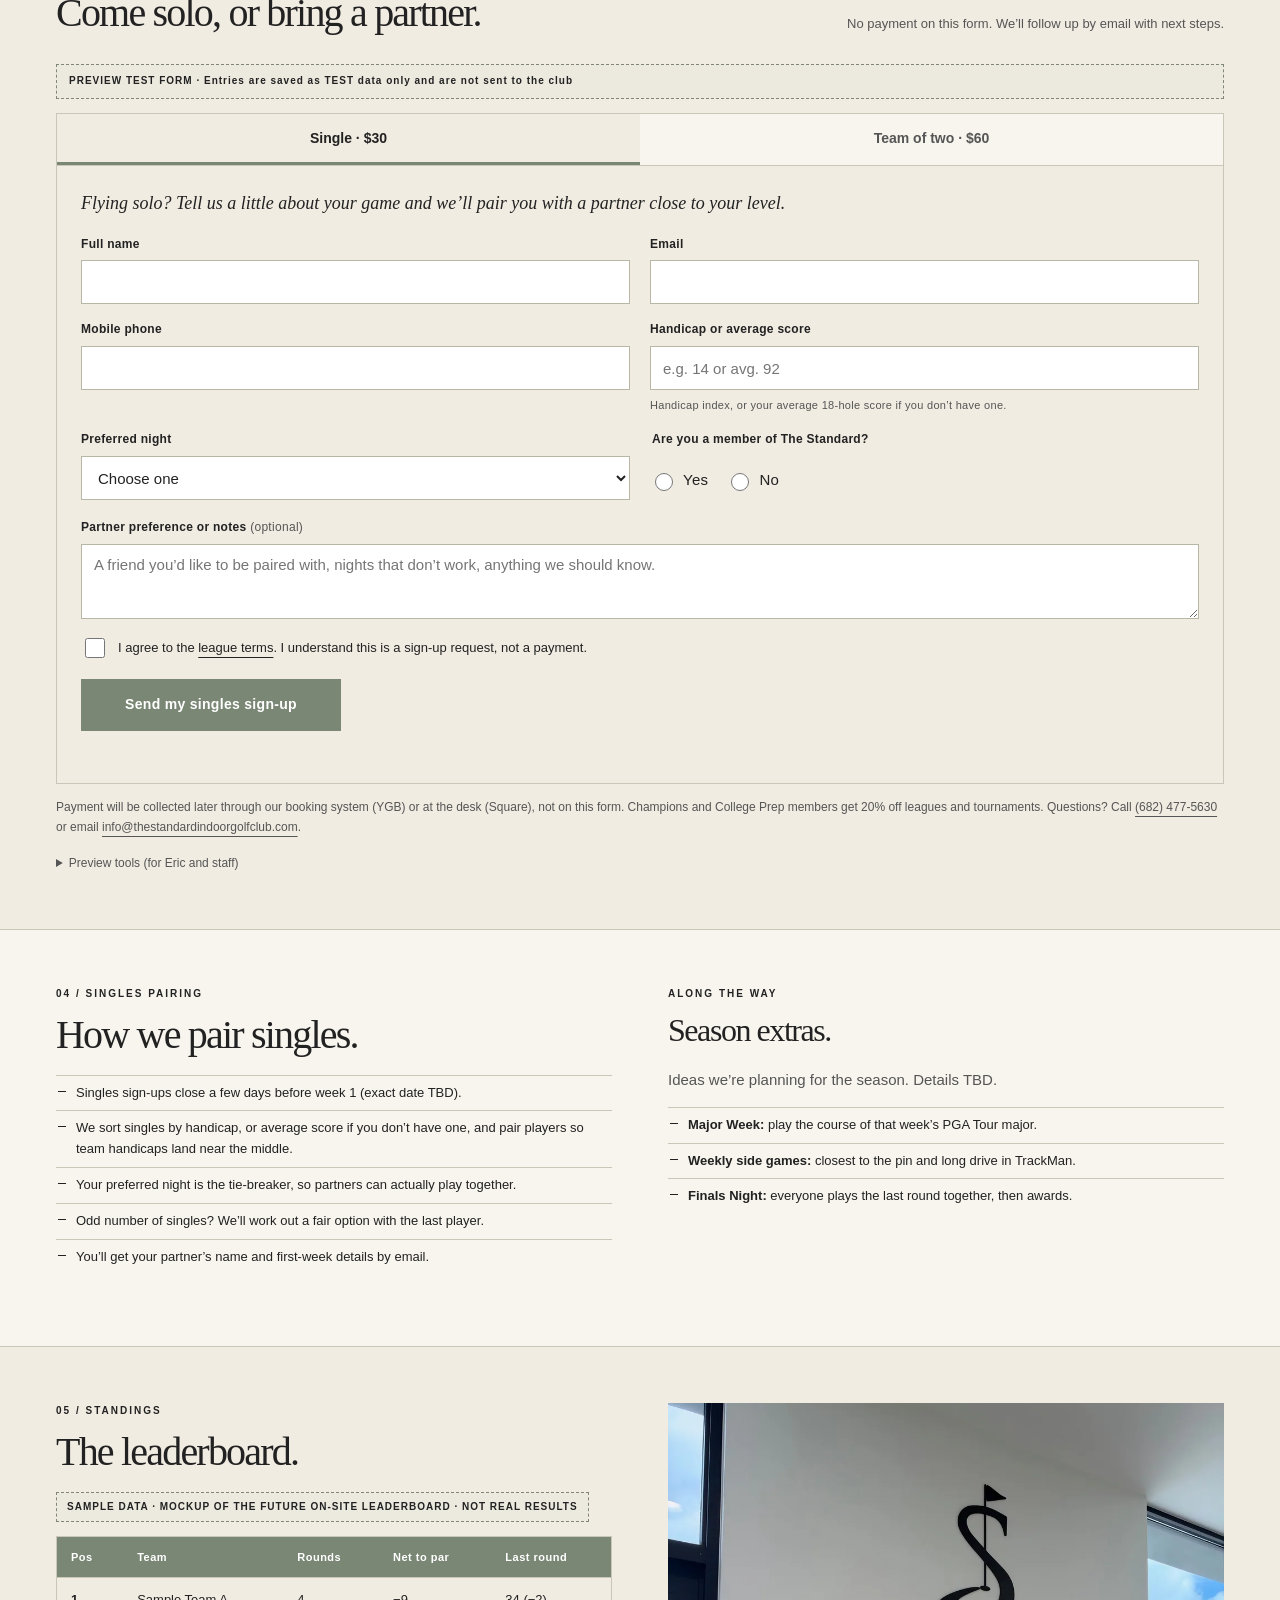
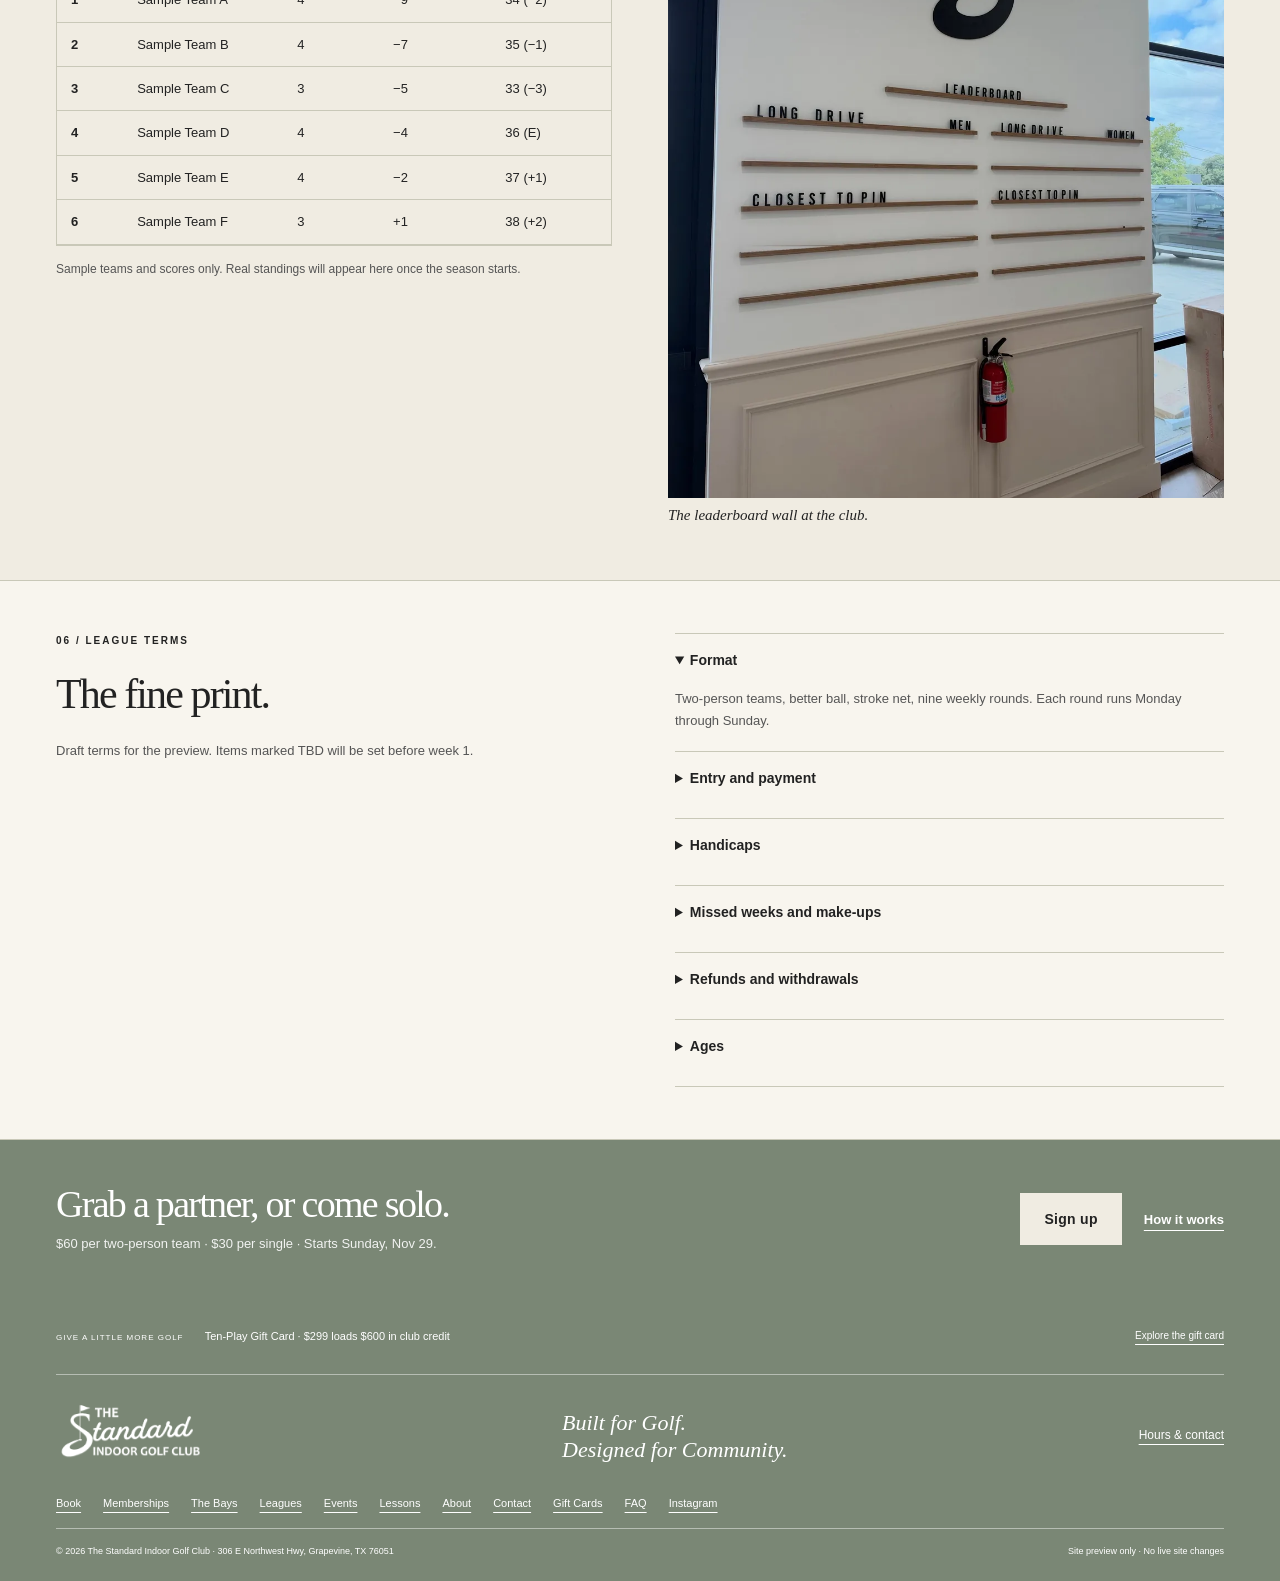
<file: site/leagues.html>
<!DOCTYPE html>
<html lang="en">
<head>
<meta charset="utf-8"/><meta content="width=device-width, initial-scale=1" name="viewport"/>
<meta content="noindex,nofollow" name="robots"/><meta content="#F0ECE2" name="theme-color"/>
<title>Leagues · The Standard Indoor Golf Club · Site preview</title>
<meta content="Winter League 2026–27 at The Standard Indoor Golf Club starts Sunday, Nov 29: $60 per two-person team or $30 per single, nine weeks, better ball stroke net. Singles are paired with a partner." name="description"/>
<link as="image" href="assets/play-swing.webp" rel="preload"/><link href="homepage.css" rel="stylesheet"/><link href="site.css" rel="stylesheet"/>
<script defer="" src="homepage.js"></script>
</head>
<body>
<a class="skip" href="#main">Skip to content</a>
<div class="preview">SITE PREVIEW · NOT LIVE <span>· Sandbox build for Eric’s review · Nothing here changes the live website</span></div>
<div class="utility"><div class="container"><a href="contact.html">Grapevine, TX <span>· 306 E Northwest Hwy</span></a><a href="tel:+16824775630">(682) 477-5630</a></div></div>
<header class="header"><div class="container header-inner">
<a aria-label="The Standard Indoor Golf Club home" class="logo" href="index.html"><img alt="The Standard Indoor Golf Club" height="512" src="assets/primary-logo.png" width="1024"/></a>
<button aria-controls="navigation" aria-expanded="false" class="menu-toggle">Menu <span aria-hidden="true">☰</span></button>
<nav aria-label="Main navigation" id="navigation"><a href="bookings.html">Book</a><a href="memberships.html">Memberships</a><a href="bays.html">The Bays</a><a href="leagues.html" aria-current="page">Leagues</a><a href="events.html">Events</a><a href="coaching.html">Lessons</a><a href="about.html">About</a><a href="contact.html">Contact</a></nav>
<a class="button header-book" href="../public/book.html">Book a Bay</a>
</div></header>
<main id="main">
<section class="page-hero" aria-labelledby="hero-title"><div class="hero-copy"><p class="eyebrow"><span class="rule"></span> LEAGUES / WINTER 2026–27</p>
<h1 id="hero-title">Your team.<br/><em>Your weekly round.</em></h1><p class="hero-intro">Grab a partner, or sign up solo and we’ll pair you. Nine weeks of friendly competition, starting Sunday, November 29.</p><div class="actions"><a class="button" href="#join">Sign up</a><a class="text-link" href="#format">How it works</a></div></div><figure class="hero-photo"><img alt="A golfer swings in a bay with a TrackMan course on the screen" fetchpriority="high" src="assets/play-swing.webp" style="object-position:50% center"/><figcaption><span>THE STANDARD / WINTER LEAGUE</span><span>Friendly competition.</span></figcaption></figure></section>
<section class="booking-strip" aria-label="Winter League at a glance"><div class="container"><p><span class="eyebrow">WINTER LEAGUE 2026–27</span><strong>$60<small>/team</small></strong><span class="rate-time">2-person team · or $30 per single</span></p><p><strong>9<small> weeks</small></strong><span class="rate-time">Starts Sunday, Nov 29</span></p><div class="group-note"><p>Better ball · Stroke net<br/>Singles paired with a partner</p></div></div></section>
<section class="sec" id="format" aria-labelledby="fmt-title"><div class="container"><div class="sec-head"><div><p class="eyebrow">01 / HOW IT WORKS</p><h2 id="fmt-title">Play your round, your way.</h2></div><p>Two-person teams, better ball, stroke net. Each of the nine weeks has its own course and its own round.</p></div>
<ol class="steps"><li><span>01</span><b>Sign up.</b><p>$60 per two-person team, or $30 as a single and we’ll pair you with a partner.</p></li><li><span>02</span><b>Get your partner.</b><p>Singles are paired by handicap so every team has a fair shot. You’ll get an email introduction before week 1.</p></li><li><span>03</span><b>Play the week’s round.</b><p>Each round runs Monday through Sunday. Book a bay any time that week, like any other visit.</p></li><li><span>04</span><b>Climb the board.</b><p>Your team counts the better net score on each hole. Standings update every week.</p></li></ol></div></section>
<section class="sec tan" aria-labelledby="nights-title"><div class="container"><div class="sec-head"><div><p class="eyebrow">02 / LEAGUE NIGHTS</p><h2 id="nights-title">Pick the window that fits.</h2></div><p>This winter, every round can be played any time during its week. Set league nights are planned, and your preferred night on the sign-up helps us set them.</p></div>
<div class="grid3">
<article class="card featured"><span class="tag">THIS WINTER</span><h3>Any time that week</h3><p>Play your round whenever it suits you, Monday through Sunday. No bays are held for the league. You book your own bay.</p></article>
<article class="card"><span class="tag light">PROPOSED · DATES TBD</span><h3>Tuesday early</h3><p>An early-morning window for members, using the key-card hours members already have. Times to be announced.</p></article>
<article class="card"><span class="tag light">PROPOSED · DATES TBD</span><h3>Tuesday night</h3><p>An open league night for members and non-members: bays together, standings on the screens, music on. Times to be announced.</p></article>
</div><p class="note">League-night times, dates and bay holds aren’t set yet. We’ll confirm them by email before they start.</p></div></section>
<section class="sec" id="join" aria-labelledby="signup-title"><div class="container"><div class="sec-head"><div><p class="eyebrow">03 / SIGN UP</p><h2 id="signup-title">Come solo, or bring a partner.</h2></div><p>No payment on this form. We’ll follow up by email with next steps.</p></div>
<div class="lf-preview">PREVIEW TEST FORM · Entries are saved as TEST data only and are not sent to the club</div>
<div class="lf-box"><div class="lf-tabs" role="tablist" aria-label="Sign-up type"><button type="button" role="tab" aria-selected="true" aria-controls="lf-single">Single · $30</button><button type="button" role="tab" aria-selected="false" aria-controls="lf-team">Team of two · $60</button></div>
<div class="lf-panel" id="lf-single" role="tabpanel"><p class="lf-intro">Flying solo? Tell us a little about your game and we’ll pair you with a partner close to your level.</p><form class="lf" data-kind="single" novalidate>
<div class="lf-grid">
<label class="lf-field"><span>Full name</span><input name="name" type="text" required autocomplete="name"/></label>
<label class="lf-field"><span>Email</span><input name="email" type="email" required autocomplete="email"/></label>
<label class="lf-field"><span>Mobile phone</span><input name="phone" type="tel" required autocomplete="tel" inputmode="tel"/></label>
<label class="lf-field"><span>Handicap or average score</span><input name="handicap" type="text" required inputmode="decimal" placeholder="e.g. 14 or avg. 92"/><small>Handicap index, or your average 18-hole score if you don’t have one.</small></label>
<label class="lf-field"><span>Preferred night</span><select name="night" required><option value="">Choose one</option><option>Any time that week (Winter League format)</option><option>Tuesday early, members only (proposed)</option><option>Tuesday night, open league night (proposed)</option><option>No preference</option></select></label>
<fieldset class="lf-field lf-set"><legend>Are you a member of The Standard?</legend><div><label class="lf-radio"><input type="radio" name="member" value="Yes" required/> Yes</label><label class="lf-radio"><input type="radio" name="member" value="No" required/> No</label></div></fieldset>
<label class="lf-field lf-wide"><span>Partner preference or notes <em>(optional)</em></span><textarea name="notes" rows="3" placeholder="A friend you’d like to be paired with, nights that don’t work, anything we should know."></textarea></label>
</div><label class="lf-check"><input type="checkbox" name="terms" value="yes" required/> <span>I agree to the <a href="#terms">league terms</a>. I understand this is a sign-up request, not a payment.</span></label>
<button class="button" type="submit">Send my singles sign-up</button>
<p class="lf-msg" role="status" aria-live="polite"></p></form></div>
<div class="lf-panel" id="lf-team" role="tabpanel" hidden><p class="lf-intro">Already have a partner? Sign up together here. Or register your team on our current system: <a href="https://yourgolfbooking.com/venues/the-standard-indoor-golf-club/events/55250d31-0646-4369-8b5c-479acc2e7b74">Winter League on YGB</a></p><form class="lf" data-kind="team" novalidate>
<div class="lf-grid">
<label class="lf-field"><span>Team name <em>(optional)</em></span><input name="team" type="text" /></label>
<label class="lf-field"><span>Preferred night</span><select name="night" required><option value="">Choose one</option><option>Any time that week (Winter League format)</option><option>Tuesday early, members only (proposed)</option><option>Tuesday night, open league night (proposed)</option><option>No preference</option></select></label>
<p class="lf-sub lf-wide">PLAYER 1 (TEAM CONTACT)</p>
<label class="lf-field"><span>Full name</span><input name="name" type="text" required autocomplete="name"/></label>
<label class="lf-field"><span>Email</span><input name="email" type="email" required autocomplete="email"/></label>
<label class="lf-field"><span>Mobile phone</span><input name="phone" type="tel" required autocomplete="tel" inputmode="tel"/></label>
<label class="lf-field"><span>Handicap or average score</span><input name="handicap" type="text" required inputmode="decimal" placeholder="e.g. 14 or avg. 92"/><small>Handicap index, or your average 18-hole score if you don’t have one.</small></label>
<fieldset class="lf-field lf-set"><legend>Member of The Standard?</legend><div><label class="lf-radio"><input type="radio" name="member" value="Yes" required/> Yes</label><label class="lf-radio"><input type="radio" name="member" value="No" required/> No</label></div></fieldset>
<p class="lf-sub lf-wide">PLAYER 2</p>
<label class="lf-field"><span>Full name</span><input name="p2_name" type="text" required /></label>
<label class="lf-field"><span>Email</span><input name="p2_email" type="email" required /></label>
<label class="lf-field"><span>Handicap or average score</span><input name="p2_handicap" type="text" required inputmode="decimal"/></label>
<fieldset class="lf-field lf-set"><legend>Member of The Standard?</legend><div><label class="lf-radio"><input type="radio" name="p2_member" value="Yes" required/> Yes</label><label class="lf-radio"><input type="radio" name="p2_member" value="No" required/> No</label></div></fieldset>
<label class="lf-field lf-wide"><span>Notes <em>(optional)</em></span><textarea name="notes" rows="2"></textarea></label>
</div><label class="lf-check"><input type="checkbox" name="terms" value="yes" required/> <span>I agree to the <a href="#terms">league terms</a>. I understand this is a sign-up request, not a payment.</span></label>
<button class="button" type="submit">Send our team sign-up</button>
<p class="lf-msg" role="status" aria-live="polite"></p></form></div></div>
<p class="note">Payment will be collected later through our booking system (YGB) or at the desk (Square), not on this form. Champions and College Prep members get 20% off leagues and tournaments. Questions? Call <a href="tel:+16824775630">(682) 477-5630</a> or email <a href="mailto:info@thestandardindoorgolfclub.com?subject=Winter%20League">info@thestandardindoorgolfclub.com</a>.</p>
<details class="lf-tools"><summary>Preview tools (for Eric and staff)</summary><p>TEST entries saved in this browser: <b id="lf-count">0</b>. <button type="button" id="lf-dl" class="bm-chip">Download TEST CSV</button> <button type="button" id="lf-clear" class="bm-chip">Clear TEST entries</button></p></details>
</div></section>
<section class="sec alt" aria-labelledby="pair-title"><div class="container split2" style="align-items:start"><div><p class="eyebrow">04 / SINGLES PAIRING</p><h2 id="pair-title">How we pair singles.</h2>
<ul class="ticks"><li>Singles sign-ups close a few days before week 1 (exact date TBD).</li><li>We sort singles by handicap, or average score if you don’t have one, and pair players so team handicaps land near the middle.</li><li>Your preferred night is the tie-breaker, so partners can actually play together.</li><li>Odd number of singles? We’ll work out a fair option with the last player.</li><li>You’ll get your partner’s name and first-week details by email.</li></ul></div>
<div><p class="eyebrow">ALONG THE WAY</p><h2 style="font-size:32px">Season extras.</h2><p class="lead">Ideas we’re planning for the season. Details TBD.</p><ul class="ticks"><li><b>Major Week:</b> play the course of that week’s PGA Tour major.</li><li><b>Weekly side games:</b> closest to the pin and long drive in TrackMan.</li><li><b>Finals Night:</b> everyone plays the last round together, then awards.</li></ul></div></div></section>
<section class="sec" id="standings" aria-labelledby="stand-title"><div class="container split2" style="align-items:start"><div><p class="eyebrow">05 / STANDINGS</p><h2 id="stand-title">The leaderboard.</h2>
<span class="sample-label">SAMPLE DATA · MOCKUP OF THE FUTURE ON-SITE LEADERBOARD · NOT REAL RESULTS</span>
<div class="table-wrap"><table class="t" style="min-width:420px"><thead><tr><th scope="col">Pos</th><th scope="col">Team</th><th scope="col">Rounds</th><th scope="col">Net to par</th><th scope="col">Last round</th></tr></thead><tbody><tr><th scope='row'>1</th><td>Sample Team A</td><td>4</td><td>−9</td><td>34 (−2)</td></tr><tr><th scope='row'>2</th><td>Sample Team B</td><td>4</td><td>−7</td><td>35 (−1)</td></tr><tr><th scope='row'>3</th><td>Sample Team C</td><td>3</td><td>−5</td><td>33 (−3)</td></tr><tr><th scope='row'>4</th><td>Sample Team D</td><td>4</td><td>−4</td><td>36 (E)</td></tr><tr><th scope='row'>5</th><td>Sample Team E</td><td>4</td><td>−2</td><td>37 (+1)</td></tr><tr><th scope='row'>6</th><td>Sample Team F</td><td>3</td><td>+1</td><td>38 (+2)</td></tr></tbody></table></div>
<p class="note">Sample teams and scores only. Real standings will appear here once the season starts.</p></div>
<figure class="photo"><img alt="The leaderboard wall at The Standard with the club logo and name boards" loading="lazy" src="assets/leaderboard.webp" style="aspect-ratio:4/5"/><figcaption>The leaderboard wall at the club.</figcaption></figure></div></section>
<section class="booking-faq" id="terms" aria-labelledby="terms-title"><div class="container faq-layout"><div><p class="eyebrow">06 / LEAGUE TERMS</p><h2 id="terms-title">The fine print.</h2><p class="faq-intro">Draft terms for the preview. Items marked TBD will be set before week 1.</p></div><div class="faq-list">
<details open><summary>Format</summary><p>Two-person teams, better ball, stroke net, nine weekly rounds. Each round runs Monday through Sunday.</p></details>
<details><summary>Entry and payment</summary><p>$60 per two-person team or $30 per single. Signing up here doesn’t charge you. Payment is collected later through our booking system (YGB) or at the front desk. Bay time is booked and paid separately, like any visit. Members use their member time.</p></details>
<details><summary>Handicaps</summary><p>Use your handicap index, or your average 18-hole score if you don’t have one. The handicap source used for scoring (GHIN or TrackMan) is TBD.</p></details>
<details><summary>Missed weeks and make-ups</summary><p>Make-up and missed-week policy TBD.</p></details>
<details><summary>Refunds and withdrawals</summary><p>Refund and withdrawal policy TBD and confirmed before payment is collected.</p></details>
<details><summary>Ages</summary><p>Guests under 16 must be with an adult at the club.</p></details>
</div></div></section>
<section class="cta-band"><div class="container"><div><h2>Grab a partner, or come solo.</h2><p>$60 per two-person team · $30 per single · Starts Sunday, Nov 29.</p></div><div class="cta-actions"><a class="button" href="#join">Sign up</a><a class="text-link" href="#format">How it works</a></div></div></section>
<script>
(function(){var EP="",KEY='sigc-league-signups-TEST';
function all(){try{return JSON.parse(localStorage.getItem(KEY)||'[]')}catch(e){return[]}}
document.querySelectorAll('.lf-tabs button').forEach(function(b){b.addEventListener('click',function(){
document.querySelectorAll('.lf-tabs button').forEach(function(x){x.setAttribute('aria-selected',x===b?'true':'false')});
document.querySelectorAll('.lf-panel').forEach(function(p){p.hidden=p.id!==b.getAttribute('aria-controls')})})});
document.querySelectorAll('form.lf').forEach(function(f){f.addEventListener('submit',function(ev){ev.preventDefault();
var msg=f.querySelector('.lf-msg');f.querySelectorAll('.bad').forEach(function(x){x.classList.remove('bad')});
var bad=[].filter.call(f.querySelectorAll('input,select,textarea'),function(i){return !i.checkValidity()});
if(bad.length){bad.forEach(function(i){(i.closest('.lf-field,.lf-check')||i).classList.add('bad')});msg.className='lf-msg err';msg.textContent='Please check the highlighted fields.';bad[0].focus();return}
var d={kind:f.getAttribute('data-kind'),submitted:new Date().toISOString(),source:'site-preview'};
new FormData(f).forEach(function(v,k){d[k]=v});
var list=all();list.push(d);localStorage.setItem(KEY,JSON.stringify(list));
if(EP){fetch(EP,{method:'POST',mode:'no-cors',headers:{'Content-Type':'text/plain'},body:JSON.stringify(d)}).catch(function(){})}
f.reset();msg.className='lf-msg ok';msg.textContent=(d.kind==='single'?'Thanks, '+(d.name||'').split(' ')[0]+'! You’re on the singles list. We’ll pair you by handicap and email your partner and first-week details before week 1.':'Thanks! Your team is on the list. We’ll email next steps before week 1.')+' (Preview: saved as a TEST entry'+(EP?' and sent to the TEST sheet.':' in this browser only. Nothing was sent to the club.')+')';
upd()})});
function csv(){var l=all(),cols=['submitted','kind','team','name','email','phone','handicap','night','member','p2_name','p2_email','p2_handicap','p2_member','notes','terms'];
var s=cols.join(',')+'\n'+l.map(function(r){return cols.map(function(c){return '"'+String(r[c]||'').replace(/"/g,'""')+'"'}).join(',')}).join('\n');
var a=document.createElement('a');a.href=URL.createObjectURL(new Blob([s],{type:'text/csv'}));a.download='league-signups-TEST.csv';a.click()}
function upd(){var n=document.getElementById('lf-count');if(n)n.textContent=all().length}
var dl=document.getElementById('lf-dl'),cl=document.getElementById('lf-clear');
if(dl)dl.addEventListener('click',csv);if(cl)cl.addEventListener('click',function(){localStorage.removeItem(KEY);upd()});upd();})();
</script></main>
<footer><div class="container footer-gift"><p>GIVE A LITTLE MORE GOLF <span>Ten-Play Gift Card · $299 loads $600 in club credit</span></p><a href="gift-card.html">Explore the gift card</a></div>
<div class="container footer-main"><a aria-label="The Standard Indoor Golf Club home" class="footer-logo" href="index.html"><img alt="The Standard Indoor Golf Club" height="512" src="assets/logo-white.png" width="1024"/></a><p>Built for Golf.<br/>Designed for Community.</p><a href="contact.html">Hours &amp; contact</a></div>
<div class="container footer-links" style="display:flex;flex-wrap:wrap;gap:6px 22px;font-size:11px;padding-bottom:16px"><a href="bookings.html">Book</a><a href="memberships.html">Memberships</a><a href="bays.html">The Bays</a><a href="leagues.html">Leagues</a><a href="events.html">Events</a><a href="coaching.html">Lessons</a><a href="about.html">About</a><a href="contact.html">Contact</a><a href="gift-card.html">Gift Cards</a><a href="contact.html#faq">FAQ</a><a href="https://www.instagram.com/thestandard_indoorgolf/">Instagram</a></div>
<div class="container footer-bottom"><span>© 2026 The Standard Indoor Golf Club · 306 E Northwest Hwy, Grapevine, TX 76051</span><span>Site preview only · No live site changes</span></div></footer>
<div class="mobile-book"><a class="button" href="../public/book.html">Book a Bay</a><a href="contact.html">Hours &amp; location</a></div>
</body></html>
</file>
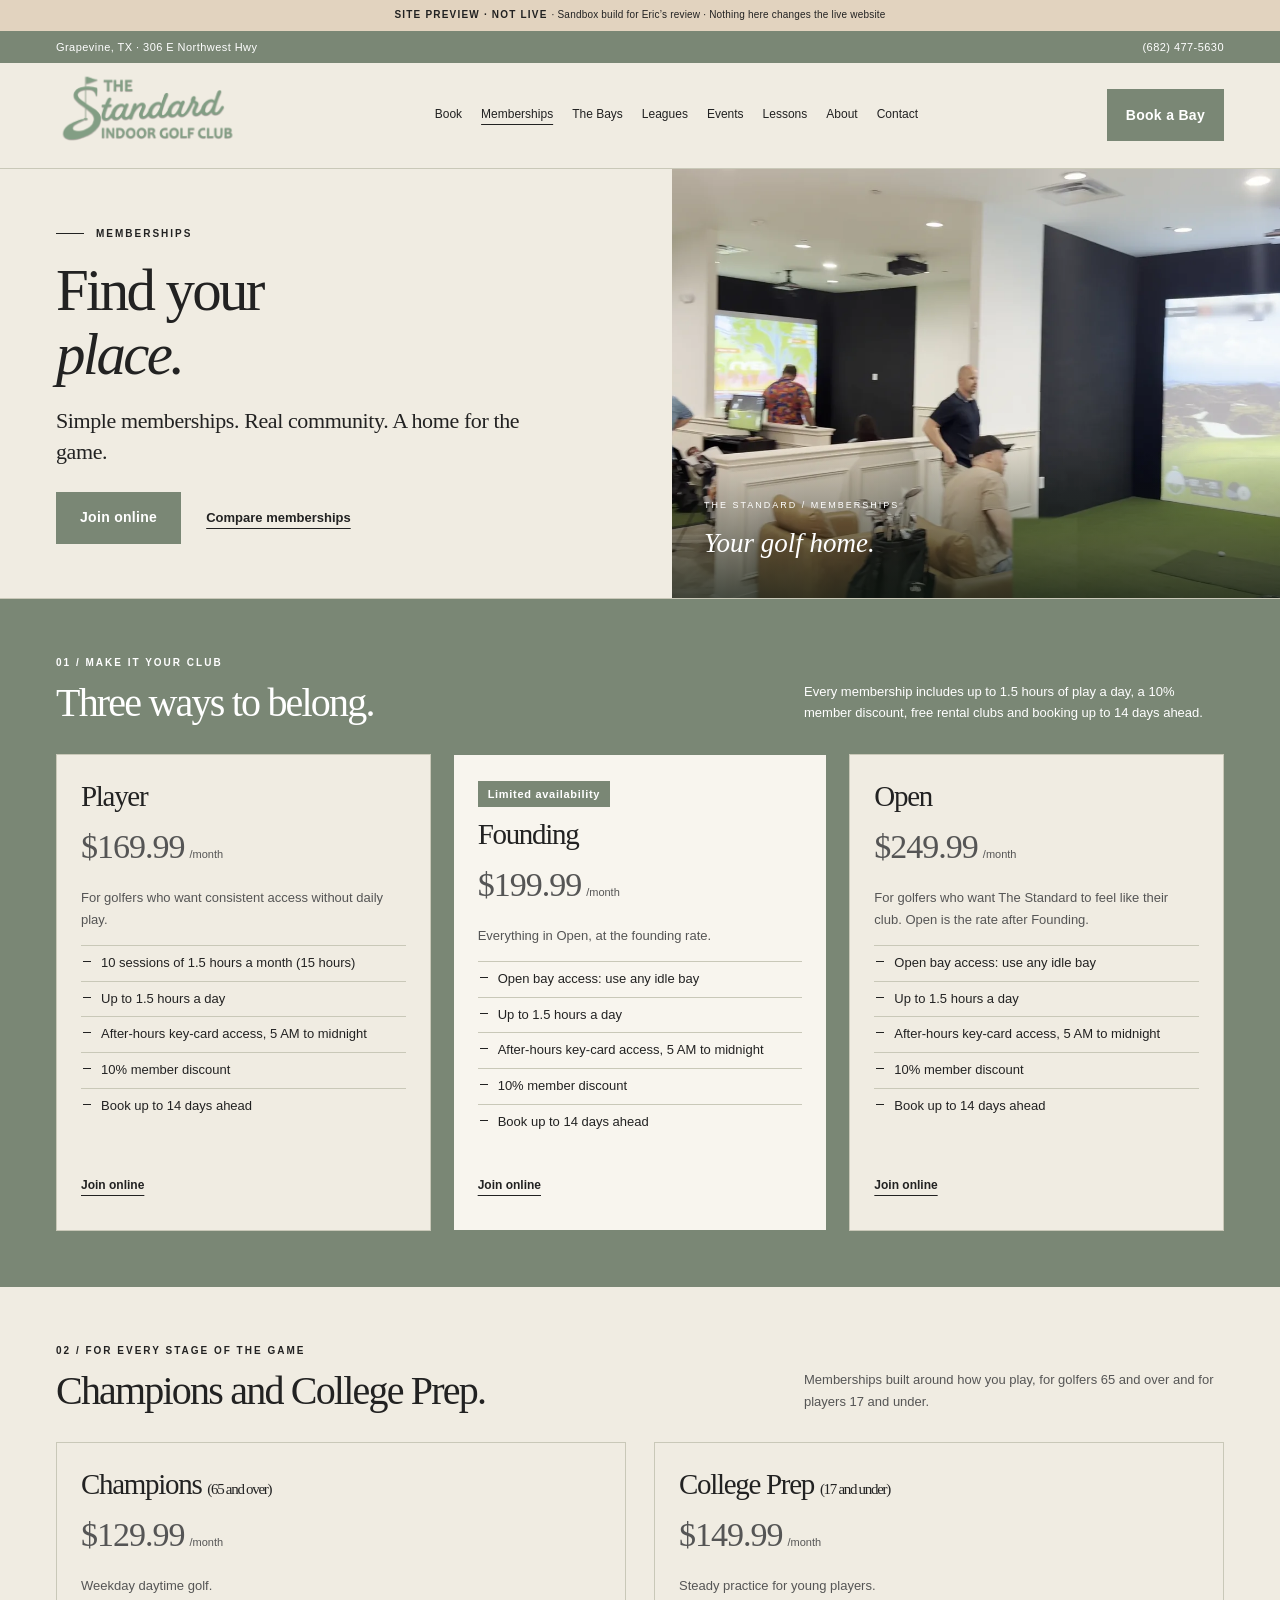
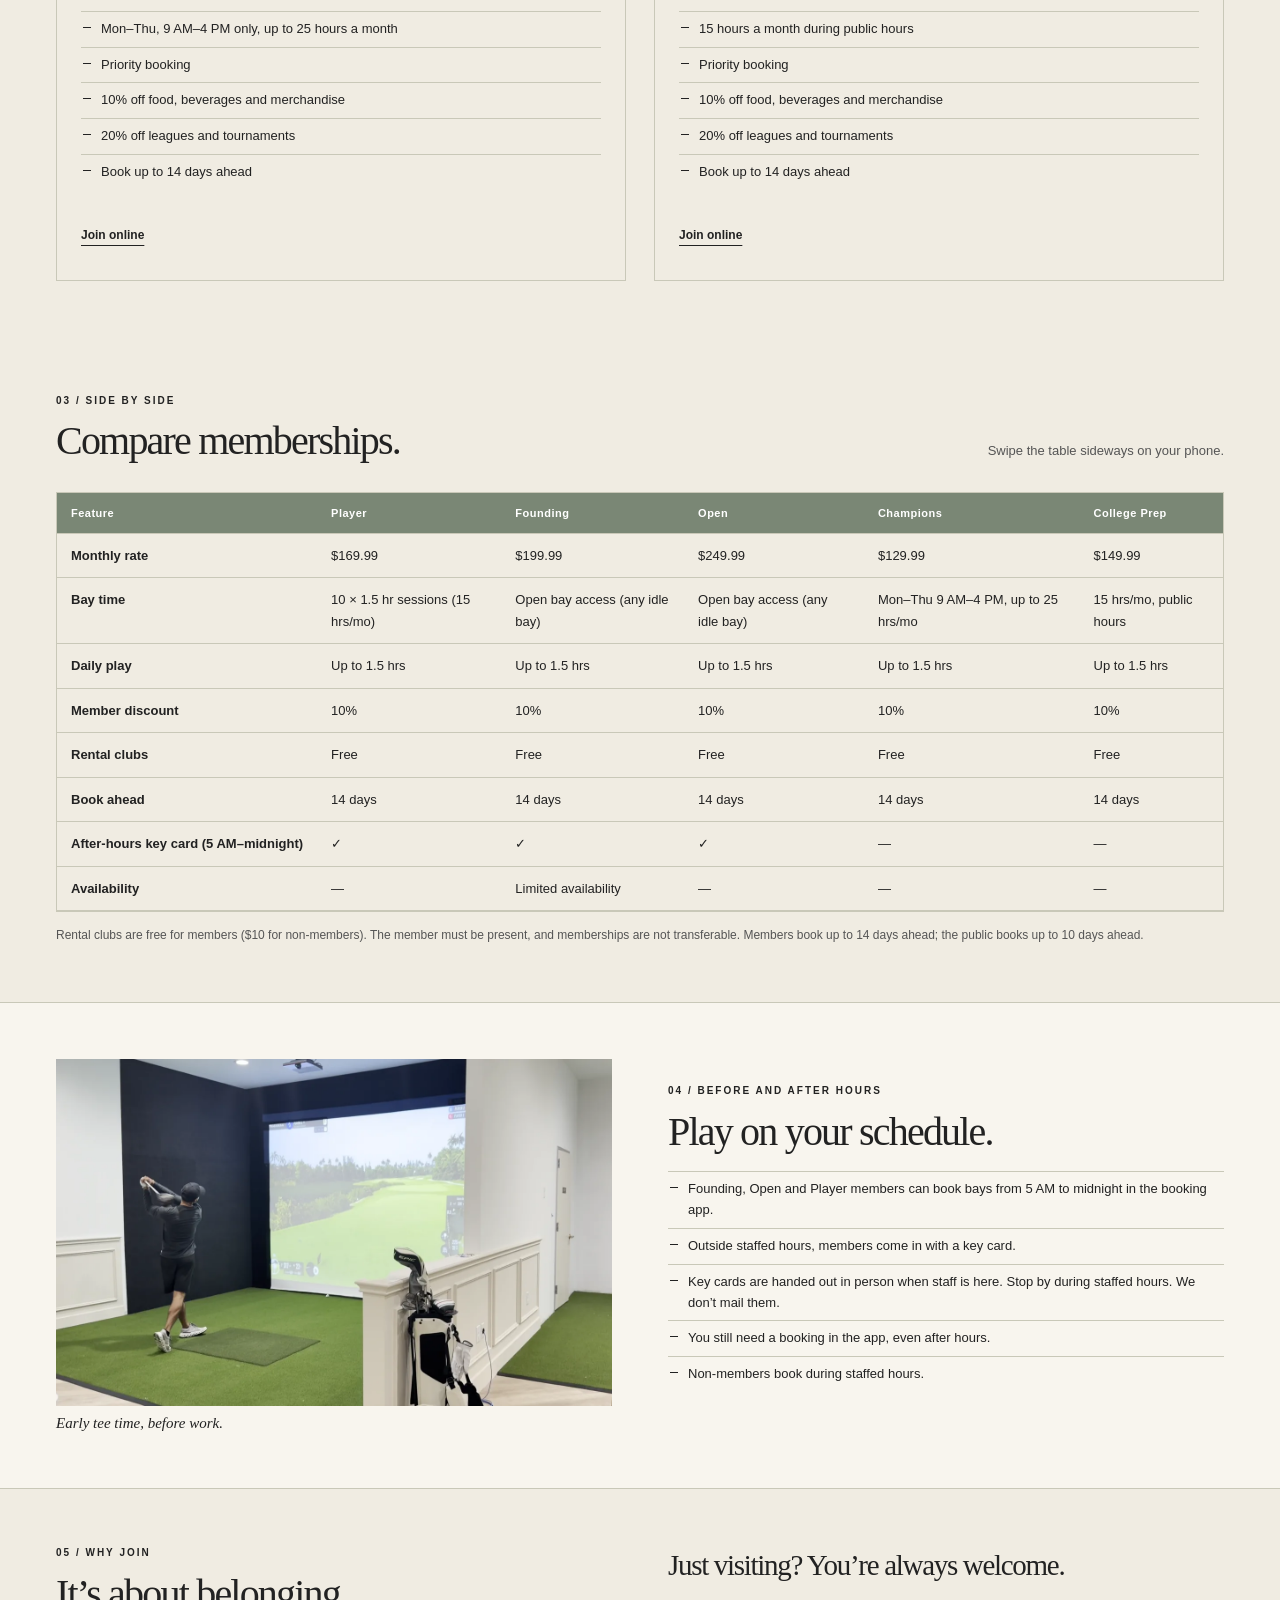
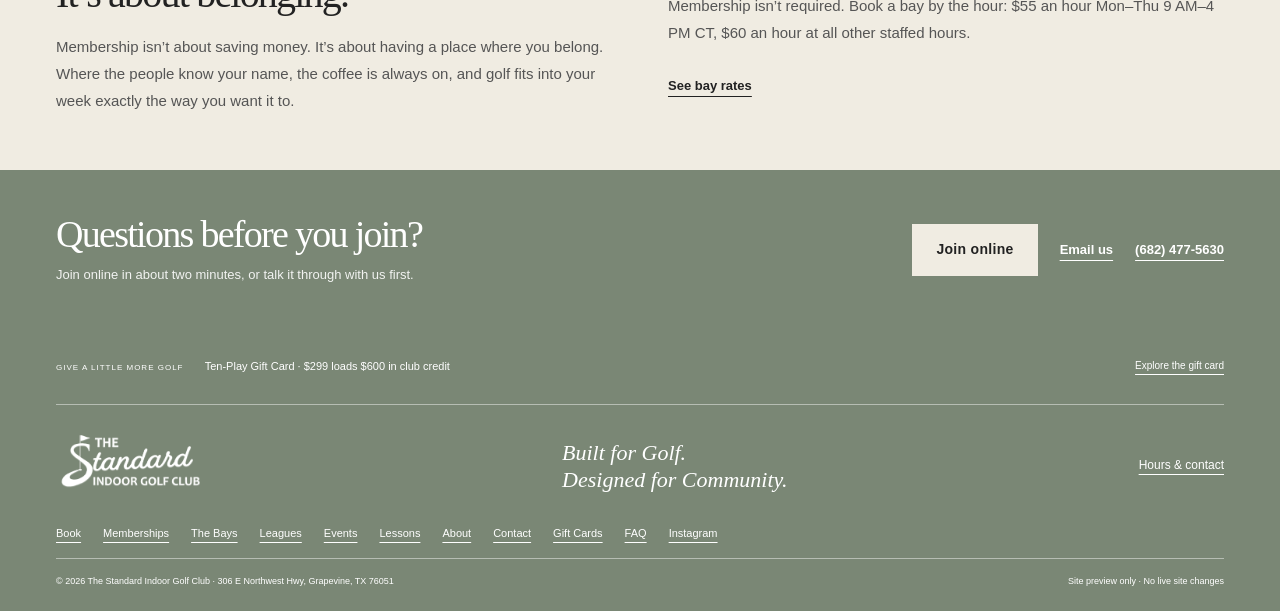
<file: site/memberships.html>
<!DOCTYPE html>
<html lang="en">
<head>
<meta charset="utf-8"/><meta content="width=device-width, initial-scale=1" name="viewport"/>
<meta content="noindex,nofollow" name="robots"/><meta content="#F0ECE2" name="theme-color"/>
<title>Memberships · The Standard Indoor Golf Club · Site preview</title>
<meta content="Player, Founding, Open, Champions and College Prep memberships at The Standard Indoor Golf Club in Grapevine, Texas." name="description"/>
<link as="image" href="assets/play-group-2.webp" rel="preload"/><link href="homepage.css" rel="stylesheet"/><link href="site.css" rel="stylesheet"/>
<script defer="" src="homepage.js"></script>
</head>
<body>
<a class="skip" href="#main">Skip to content</a>
<div class="preview">SITE PREVIEW · NOT LIVE <span>· Sandbox build for Eric’s review · Nothing here changes the live website</span></div>
<div class="utility"><div class="container"><a href="contact.html">Grapevine, TX <span>· 306 E Northwest Hwy</span></a><a href="tel:+16824775630">(682) 477-5630</a></div></div>
<header class="header"><div class="container header-inner">
<a aria-label="The Standard Indoor Golf Club home" class="logo" href="index.html"><img alt="The Standard Indoor Golf Club" height="512" src="assets/primary-logo.png" width="1024"/></a>
<button aria-controls="navigation" aria-expanded="false" class="menu-toggle">Menu <span aria-hidden="true">☰</span></button>
<nav aria-label="Main navigation" id="navigation"><a href="bookings.html">Book</a><a href="memberships.html" aria-current="page">Memberships</a><a href="bays.html">The Bays</a><a href="leagues.html">Leagues</a><a href="events.html">Events</a><a href="coaching.html">Lessons</a><a href="about.html">About</a><a href="contact.html">Contact</a></nav>
<a class="button header-book" href="../public/book.html">Book a Bay</a>
</div></header>
<main id="main">
<section class="page-hero" aria-labelledby="hero-title"><div class="hero-copy"><p class="eyebrow"><span class="rule"></span> MEMBERSHIPS</p>
<h1 id="hero-title">Find your<br/><em>place.</em></h1><p class="hero-intro">Simple memberships. Real community. A home for the game.</p><div class="actions"><a class="button" href="https://yourgolfbooking.com/venues/the-standard-indoor-golf-club/memberships">Join online</a><a class="text-link" href="#compare">Compare memberships</a></div></div><figure class="hero-photo"><img alt="Golfers gathered in the bays with a TrackMan course on screen" fetchpriority="high" src="assets/play-group-2.webp" style="object-position:50% center"/><figcaption><span>THE STANDARD / MEMBERSHIPS</span><span>Your golf home.</span></figcaption></figure></section>
<section class="sec green" aria-labelledby="core-title"><div class="container"><div class="sec-head"><div><p class="eyebrow">01 / MAKE IT YOUR CLUB</p><h2 id="core-title">Three ways to belong.</h2></div><p>Every membership includes up to 1.5 hours of play a day, a 10% member discount, free rental clubs and booking up to 14 days ahead.</p></div>
<div class="grid3">
<article class="card"><h3>Player</h3><p class="price">$169.99<span>/month</span></p><p>For golfers who want consistent access without daily play.</p><ul class="ticks"><li>10 sessions of 1.5 hours a month (15 hours)</li><li>Up to 1.5 hours a day</li><li>After-hours key-card access, 5 AM to midnight</li><li>10% member discount</li><li>Book up to 14 days ahead</li></ul><a class="text-link" href="https://yourgolfbooking.com/venues/the-standard-indoor-golf-club/memberships">Join online</a></article>
<article class="card featured"><span class="tag">Limited availability</span><h3>Founding</h3><p class="price">$199.99<span>/month</span></p><p>Everything in Open, at the founding rate.</p><ul class="ticks"><li>Open bay access: use any idle bay</li><li>Up to 1.5 hours a day</li><li>After-hours key-card access, 5 AM to midnight</li><li>10% member discount</li><li>Book up to 14 days ahead</li></ul><a class="text-link" href="https://yourgolfbooking.com/venues/the-standard-indoor-golf-club/memberships">Join online</a></article>
<article class="card"><h3>Open</h3><p class="price">$249.99<span>/month</span></p><p>For golfers who want The Standard to feel like their club. Open is the rate after Founding.</p><ul class="ticks"><li>Open bay access: use any idle bay</li><li>Up to 1.5 hours a day</li><li>After-hours key-card access, 5 AM to midnight</li><li>10% member discount</li><li>Book up to 14 days ahead</li></ul><a class="text-link" href="https://yourgolfbooking.com/venues/the-standard-indoor-golf-club/memberships">Join online</a></article>
</div></div></section>
<section class="sec" aria-labelledby="more-title"><div class="container"><div class="sec-head"><div><p class="eyebrow">02 / FOR EVERY STAGE OF THE GAME</p><h2 id="more-title">Champions and College Prep.</h2></div><p>Memberships built around how you play, for golfers 65 and over and for players 17 and under.</p></div>
<div class="grid2">
<article class="card"><h3>Champions <small style='font-size:15px'>(65 and over)</small></h3><p class="price">$129.99<span>/month</span></p><p>Weekday daytime golf.</p><ul class="ticks"><li>Mon–Thu, 9 AM–4 PM only, up to 25 hours a month</li><li>Priority booking</li><li>10% off food, beverages and merchandise</li><li>20% off leagues and tournaments</li><li>Book up to 14 days ahead</li></ul><a class="text-link" href="https://yourgolfbooking.com/venues/the-standard-indoor-golf-club/memberships">Join online</a></article>
<article class="card"><h3>College Prep <small style='font-size:15px'>(17 and under)</small></h3><p class="price">$149.99<span>/month</span></p><p>Steady practice for young players.</p><ul class="ticks"><li>15 hours a month during public hours</li><li>Priority booking</li><li>10% off food, beverages and merchandise</li><li>20% off leagues and tournaments</li><li>Book up to 14 days ahead</li></ul><a class="text-link" href="https://yourgolfbooking.com/venues/the-standard-indoor-golf-club/memberships">Join online</a></article>
</div></div></section>
<section class="sec" id="compare" aria-labelledby="compare-title"><div class="container"><div class="sec-head"><div><p class="eyebrow">03 / SIDE BY SIDE</p><h2 id="compare-title">Compare memberships.</h2></div><p>Swipe the table sideways on your phone.</p></div>
<div class="table-wrap"><table class="t"><thead><tr><th scope="col">Feature</th><th scope="col">Player</th><th scope="col">Founding</th><th scope="col">Open</th><th scope="col">Champions</th><th scope="col">College Prep</th></tr></thead><tbody>
<tr><th scope="row">Monthly rate</th><td>$169.99</td><td>$199.99</td><td>$249.99</td><td>$129.99</td><td>$149.99</td></tr>
<tr><th scope="row">Bay time</th><td>10 × 1.5 hr sessions (15 hrs/mo)</td><td>Open bay access (any idle bay)</td><td>Open bay access (any idle bay)</td><td>Mon–Thu 9 AM–4 PM, up to 25 hrs/mo</td><td>15 hrs/mo, public hours</td></tr>
<tr><th scope="row">Daily play</th><td>Up to 1.5 hrs</td><td>Up to 1.5 hrs</td><td>Up to 1.5 hrs</td><td>Up to 1.5 hrs</td><td>Up to 1.5 hrs</td></tr>
<tr><th scope="row">Member discount</th><td>10%</td><td>10%</td><td>10%</td><td>10%</td><td>10%</td></tr>
<tr><th scope="row">Rental clubs</th><td>Free</td><td>Free</td><td>Free</td><td>Free</td><td>Free</td></tr>
<tr><th scope="row">Book ahead</th><td>14 days</td><td>14 days</td><td>14 days</td><td>14 days</td><td>14 days</td></tr>
<tr><th scope="row">After-hours key card (5 AM–midnight)</th><td>✓</td><td>✓</td><td>✓</td><td>—</td><td>—</td></tr>
<tr><th scope="row">Availability</th><td>—</td><td>Limited availability</td><td>—</td><td>—</td><td>—</td></tr>
</tbody></table></div>
<p class="note">Rental clubs are free for members ($10 for non-members). The member must be present, and memberships are not transferable. Members book up to 14 days ahead; the public books up to 10 days ahead.</p></div></section>
<section class="sec alt" aria-labelledby="after-title"><div class="container split2"><figure class="photo"><img alt="A golfer swings in a bay at The Standard with a TrackMan course on the screen" loading="lazy" src="assets/play-swing.webp"/><figcaption>Early tee time, before work.</figcaption></figure>
<div><p class="eyebrow">04 / BEFORE AND AFTER HOURS</p><h2 id="after-title">Play on your schedule.</h2><ul class="ticks">
<li>Founding, Open and Player members can book bays from 5 AM to midnight in the booking app.</li>
<li>Outside staffed hours, members come in with a key card.</li>
<li>Key cards are handed out in person when staff is here. Stop by during staffed hours. We don’t mail them.</li>
<li>You still need a booking in the app, even after hours.</li>
<li>Non-members book during staffed hours.</li></ul></div></div></section>
<section class="sec" aria-labelledby="belong-title"><div class="container split2"><div><p class="eyebrow">05 / WHY JOIN</p><h2 id="belong-title">It’s about belonging.</h2><p class="lead">Membership isn’t about saving money. It’s about having a place where you belong. Where the people know your name, the coffee is always on, and golf fits into your week exactly the way you want it to.</p></div>
<div><h3 style="font-size:29px;margin-bottom:10px">Just visiting? You’re always welcome.</h3><p class="lead">Membership isn’t required. Book a bay by the hour: $55 an hour Mon–Thu 9 AM–4 PM CT, $60 an hour at all other staffed hours.</p><div class="actions" style="margin-top:16px"><a class="text-link" href="bookings.html">See bay rates</a></div></div></div></section>
<section class="cta-band"><div class="container"><div><h2>Questions before you join?</h2><p>Join online in about two minutes, or talk it through with us first.</p></div><div class="cta-actions"><a class="button" href="https://yourgolfbooking.com/venues/the-standard-indoor-golf-club/memberships">Join online</a><a class="text-link" href="mailto:info@thestandardindoorgolfclub.com?subject=Membership%20question">Email us</a><a class="text-link" href="tel:+16824775630">(682) 477-5630</a></div></div></section>
</main>
<footer><div class="container footer-gift"><p>GIVE A LITTLE MORE GOLF <span>Ten-Play Gift Card · $299 loads $600 in club credit</span></p><a href="gift-card.html">Explore the gift card</a></div>
<div class="container footer-main"><a aria-label="The Standard Indoor Golf Club home" class="footer-logo" href="index.html"><img alt="The Standard Indoor Golf Club" height="512" src="assets/logo-white.png" width="1024"/></a><p>Built for Golf.<br/>Designed for Community.</p><a href="contact.html">Hours &amp; contact</a></div>
<div class="container footer-links" style="display:flex;flex-wrap:wrap;gap:6px 22px;font-size:11px;padding-bottom:16px"><a href="bookings.html">Book</a><a href="memberships.html">Memberships</a><a href="bays.html">The Bays</a><a href="leagues.html">Leagues</a><a href="events.html">Events</a><a href="coaching.html">Lessons</a><a href="about.html">About</a><a href="contact.html">Contact</a><a href="gift-card.html">Gift Cards</a><a href="contact.html#faq">FAQ</a><a href="https://www.instagram.com/thestandard_indoorgolf/">Instagram</a></div>
<div class="container footer-bottom"><span>© 2026 The Standard Indoor Golf Club · 306 E Northwest Hwy, Grapevine, TX 76051</span><span>Site preview only · No live site changes</span></div></footer>
<div class="mobile-book"><a class="button" href="../public/book.html">Book a Bay</a><a href="contact.html">Hours &amp; location</a></div>
</body></html>
</file>
<file: site/homepage.css>
:root{--green:#7a8775;--villa:#f0ece2;--patience:#e2d3bf;--ink:#253027;--dark:#29392f;--muted:#50594d;--line:#c9c8b8;--paper:#f8f5ee;--serif:Georgia,'Times New Roman',serif;--sans:Arial,Helvetica,sans-serif}*{box-sizing:border-box}html{scroll-behavior:smooth;scroll-padding-top:125px}body{margin:0;background:var(--villa);color:var(--ink);font:16px/1.65 var(--sans);-webkit-font-smoothing:antialiased}a{color:inherit;text-underline-offset:5px}button{font:inherit;color:inherit;cursor:pointer}a,button{-webkit-tap-highlight-color:transparent}button:focus-visible,a:focus-visible,summary:focus-visible{outline:3px solid #9b5b23;outline-offset:5px}img{display:block;width:100%;height:auto}figure,p{margin:0}p+p{margin-top:17px}h1,h2,h3{font-family:var(--serif);font-weight:400;line-height:1.08;letter-spacing:-.045em;margin:0}h1{font-size:clamp(52px,5vw,78px)}h2{font-size:clamp(38px,3.8vw,56px)}h3{font-size:34px}em{font-weight:400}button{border:0}button.text-link{background:none;padding-left:0;padding-right:0}a,button{touch-action:manipulation}.container{width:min(1280px,calc(100% - 112px));margin-inline:auto}.skip{position:fixed;top:-100px;left:20px;background:var(--paper);padding:14px;z-index:100}.skip:focus{top:12px}.preview{padding:7px 16px;text-align:center;background:var(--patience);font-size:10px;font-weight:700;letter-spacing:1.2px}.preview span{font-weight:400;letter-spacing:.2px}.utility{background:var(--dark);color:var(--villa);font-size:11px;letter-spacing:.45px}.utility .container{display:flex;justify-content:space-between}.utility a{padding:7px 0;text-decoration:none}.header{position:sticky;top:0;z-index:30;background:var(--villa);border-bottom:1px solid var(--line)}.header-inner{display:flex;align-items:center;justify-content:space-between;gap:28px;min-height:105px}.logo{width:190px;flex-shrink:0}.logo img{width:190px;height:95px;object-fit:contain}.header nav{display:flex;gap:23px;align-items:center}.header nav a{text-decoration:none;font-size:12px;min-height:48px;display:flex;align-items:center}.header nav a:hover{text-decoration:underline}.button{display:inline-flex;align-items:center;justify-content:space-between;gap:35px;min-height:52px;padding:13px 23px;text-decoration:none;background:var(--dark);color:var(--villa);font-size:13px;font-weight:700;letter-spacing:.3px;border:1px solid var(--dark);transition:background .16s}.button:hover{background:#405344}.button span{font-size:21px;line-height:1}.header-book{white-space:nowrap;font-size:12px;padding:10px 18px;gap:20px}.menu-toggle{display:none}.eyebrow{font-size:10px;font-weight:700;letter-spacing:2px;line-height:1.5;margin-bottom:24px}.hero{display:grid;grid-template-columns:1fr 1fr;min-height:665px}.hero-copy{padding:66px 48px 48px max(56px,calc((100vw - 1280px)/2));display:flex;flex-direction:column;justify-content:center}.hero .eyebrow{display:flex;align-items:center;gap:12px}.rule{width:28px;height:1px;background:var(--ink)}.hero h1{margin-bottom:28px}.hero-intro{font-family:var(--serif);font-size:24px;line-height:1.35;max-width:410px;letter-spacing:-.4px}.hero-detail{font-size:14px;color:var(--muted);max-width:405px}.actions{display:flex;gap:25px;align-items:center;margin-top:31px;flex-wrap:wrap}.text-link{min-height:48px;display:inline-flex;align-items:center;justify-content:space-between;gap:22px;font-size:13px;font-weight:700;text-decoration:underline;text-decoration-thickness:1px;text-underline-offset:6px}.text-link span{font-size:22px;text-decoration:none}.quiet{font-size:11px;color:var(--muted);margin-top:17px;line-height:1.6}.hero-photo{position:relative;overflow:hidden}.hero-photo>img{height:100%;object-fit:cover;object-position:53% center;position:absolute;inset:0}.hero-photo:after{content:'';position:absolute;inset:65% 0 0;background:linear-gradient(transparent,rgba(16,26,18,.75))}.hero-photo figcaption{position:absolute;bottom:32px;left:32px;right:32px;color:#fff;z-index:1;display:flex;flex-direction:column;gap:8px}.hero-photo figcaption span:first-child{font-size:9px;letter-spacing:2px}.hero-photo figcaption span:last-child{font-family:var(--serif);font-size:27px;font-style:italic}.quick-facts{border-block:1px solid var(--line);background:var(--patience)}.quick-facts>.container{display:grid;grid-template-columns:1fr 1fr 1fr 1fr;align-items:center;padding-block:25px}.quick-facts p{font-family:var(--serif);font-size:20px;margin:0}.quick-facts p span{display:block;font-family:var(--sans);font-size:9px;font-weight:700;letter-spacing:1.8px;margin-bottom:4px}.quick-facts a{font-size:12px;justify-self:end;display:flex;gap:22px;align-items:center;min-height:48px}.section{padding-block:96px}.split{display:grid;grid-template-columns:1fr 1fr;align-items:center;gap:80px}.section-copy>p:not(.eyebrow):not(.quiet){color:var(--muted);font-size:15px;max-width:470px;line-height:1.8}.section-copy h2{margin-bottom:26px}.photo-frame{position:relative}.photo-frame>img{aspect-ratio:1/1.07;object-fit:cover;object-position:45% center}.photo-frame figcaption{font-family:var(--serif);font-style:italic;padding:15px 0 0;font-size:17px}.rate-row{display:grid;grid-template-columns:1fr 1fr;border-block:1px solid var(--line);padding:21px 0;margin:27px 0}.rate-row>div+div{padding-left:24px;border-left:1px solid var(--line)}.rate-row strong{font-family:var(--serif);font-size:40px;letter-spacing:-1px;font-weight:400;line-height:1}.rate-row strong span{font-family:var(--sans);font-size:11px;letter-spacing:0;margin-left:4px}.rate-row p{font-size:11px;color:var(--muted);margin-top:10px}.booking-steps{padding:0;margin:0 0 26px;list-style:none;display:flex;gap:15px;font-size:11px;flex-wrap:wrap}.booking-steps li{display:flex;gap:7px;align-items:center}.booking-steps span{width:20px;height:20px;display:grid;place-items:center;border:1px solid var(--line);border-radius:50%;font-size:10px}.membership-section{padding:87px 0 34px;background:var(--green);color:#172117}.section-heading{display:flex;justify-content:space-between;gap:45px;align-items:flex-end;margin-bottom:43px}.section-heading>p{max-width:380px;font-size:14px;color:var(--muted);line-height:1.8;margin-bottom:4px}.membership-section .section-heading>p{color:#1c291c}.membership-grid{display:grid;grid-template-columns:repeat(3,1fr);gap:18px}.membership-card{background:var(--villa);padding:38px 32px 25px;position:relative;border:1px solid var(--villa);display:flex;flex-direction:column;min-height:340px}.membership-card.featured{background:var(--paper);border:1px solid var(--dark)}.card-index{font-size:9px;letter-spacing:1.7px;margin-bottom:24px}.membership-card h3{font-size:36px}.membership-price{font-family:var(--serif);font-size:40px;letter-spacing:-1.5px;margin-top:22px!important;line-height:1.2}.membership-price span{font-family:var(--sans);font-size:11px;letter-spacing:0;margin-left:7px}.membership-card>p:not(.card-index):not(.membership-price){font-size:13px;color:var(--muted);line-height:1.7;margin-bottom:20px}.membership-card .text-link{margin-top:auto;justify-content:space-between;border-top:1px solid var(--line);padding-top:15px}.availability{position:absolute;top:-13px;right:19px;background:var(--dark);color:var(--villa);font-size:9px;font-weight:700;letter-spacing:.6px;padding:5px 12px}.membership-note{display:flex;justify-content:space-between;gap:20px;align-items:center;margin-top:24px}.membership-note p{font-size:12px}.experience-grid{display:grid;grid-template-columns:repeat(3,1fr);gap:36px}.experience{padding-top:20px;border-top:1px solid var(--ink);display:flex;flex-direction:column;scroll-margin-top:130px}.card-top{display:flex;justify-content:space-between;font-size:9px;font-weight:700;letter-spacing:1.5px;margin-bottom:26px}.experience h3{font-size:35px;line-height:1.13;margin-bottom:23px}.experience>p{font-size:14px;color:var(--muted);line-height:1.8}.detail-price{font-family:var(--serif);font-size:28px!important;color:var(--ink)!important}.detail-price span{font-family:var(--sans);font-size:12px}.experience .text-link{margin-top:auto;padding-top:26px;justify-content:flex-start}.experience small{font-size:9px;line-height:1.6;color:var(--muted);margin-top:6px}.event-prices{font-size:11px;margin-top:18px;margin-bottom:5px}.event-prices p{display:flex;justify-content:space-between;border-bottom:1px solid var(--line);padding:6px 0;margin:0}.event-prices b{font-weight:400}.coach-names{font-size:12px!important;margin-top:22px!important}.about-section{background:var(--patience);padding:80px 0}.about-photo img{aspect-ratio:1/1;object-fit:cover;object-position:38% center}.about-photo figcaption{font-size:17px;font-family:var(--serif);font-style:italic;margin-top:14px}.proof{padding-block:80px;text-align:center}.proof h2{font-size:42px}.proof-placeholder{max-width:800px;margin:35px auto 0;border:1px dashed #818677;padding:30px;background:#ece9df}.placeholder-label{display:block;font-size:9px;letter-spacing:1px;font-weight:700}.proof-placeholder p{font-family:var(--serif);font-size:26px;margin:13px 0}.proof-placeholder>span:last-child{font-size:11px;color:var(--muted)}.gift-strip{background:var(--patience);border-block:1px solid #c4b39d;padding:34px 0}.gift-strip>.container{display:flex;justify-content:space-between;align-items:center;gap:25px}.gift-strip .eyebrow{margin-bottom:9px}.gift-strip h2{font-size:33px}.gift-strip p:not(.eyebrow){font-size:13px;margin-top:10px}.outline{background:transparent;color:var(--ink)}.outline:hover{background:var(--villa)}.visit{display:grid;grid-template-columns:1fr 1fr;gap:100px}.visit h2{margin-bottom:28px}.visit address{font-style:normal;font-size:19px;line-height:1.6}.visit>div>p:not(.eyebrow){font-size:13px;color:var(--muted);margin:16px 0 0}.contact-links{display:flex;flex-direction:column;align-items:flex-start;gap:7px;margin-top:28px}.contact-links a{font-size:13px;min-height:35px;overflow-wrap:anywhere}.hours-card{background:var(--paper);padding:40px;border:1px solid var(--line);align-self:start}.hours-card h3{font-size:32px;margin-bottom:20px}.hours-card .eyebrow{font-size:9px;margin-bottom:16px}.hours-card dl{margin:0 0 28px;font-size:13px}.hours-card dl>div{display:flex;justify-content:space-between;gap:20px;border-bottom:1px solid var(--line);padding:12px 0}.hours-card dd{margin:0;white-space:nowrap}.hours-card .button{width:100%}footer{background:var(--dark);color:var(--villa);padding:35px 0 22px}.footer-main{display:flex;align-items:center;justify-content:space-between;gap:30px;padding-bottom:25px}.footer-logo{width:200px;background:var(--villa);padding:3px 13px}.footer-main p{font-family:var(--serif);font-size:26px;font-style:italic;line-height:1.25}.footer-main>a:last-child{font-size:12px;min-height:48px;display:flex;gap:50px;align-items:center}.footer-bottom{border-top:1px solid #667365;padding-top:20px;display:flex;justify-content:space-between;gap:20px;font-size:9px;color:var(--villa)}.mobile-book{display:none}dialog{background:var(--villa);color:var(--ink);border:1px solid var(--dark);padding:45px;max-width:520px;width:calc(100% - 32px)}dialog::backdrop{background:#19251cd6}dialog h2{font-size:38px;margin-bottom:24px}dialog p{font-size:14px;margin-bottom:22px}.dialog-close{position:absolute;right:8px;top:3px;background:transparent;font-size:30px;width:48px;height:48px}.dialog-done{width:100%}
@media(min-width:1600px){.hero-copy{padding-right:70px}.hero{min-height:730px}}
@media(max-width:1200px){.container{width:calc(100% - 64px)}.header-inner{gap:16px}.header nav{gap:15px}.logo,.logo img{width:160px}.hero-copy{padding:50px 32px}.hero h1{font-size:60px}.split{gap:45px}.header-book{gap:12px;padding-inline:12px}.experience-grid{gap:25px}.membership-card{padding:32px 24px 23px}.visit{gap:60px}}
@media(max-width:1000px){.header-inner{min-height:88px}.logo img{height:80px}.menu-toggle{display:flex;background:none;align-items:center;gap:13px;min-height:48px;font-size:12px;margin-left:auto}.menu-toggle span{font-size:20px}.header nav{display:none;position:absolute;left:0;right:0;top:100%;background:var(--villa);border-bottom:1px solid var(--line);padding:16px 32px;grid-template-columns:1fr 1fr;gap:4px 24px;box-shadow:0 15px 20px #17211712}.header nav.open{display:grid}.header nav a{font-size:15px;min-height:48px;border-bottom:1px solid var(--line)}.hero{min-height:630px}.hero h1{font-size:52px}.hero-intro{font-size:22px}.hero-detail{font-size:13px}.hero .actions{gap:14px}.quick-facts p{font-size:17px}.quick-facts a{font-size:11px;gap:10px}.section{padding-block:72px}.split{gap:36px}h2{font-size:41px}.membership-card{padding:30px 20px 20px}.membership-price{font-size:32px}.membership-price span{font-size:10px}.section-heading>p{max-width:270px;font-size:12px}.experience h3{font-size:28px}.experience>p{font-size:13px}.hours-card{padding:28px}.visit{gap:45px}.visit h2{font-size:38px}.footer-main p{font-size:23px}}
@media(max-width:700px){html{scroll-padding-top:100px}.container{width:calc(100% - 40px)}.preview{font-size:8px;letter-spacing:1px;padding:7px 12px}.preview span{display:block;font-size:8px;margin-top:2px}.utility{font-size:10px}.utility a{padding:6px 0}.utility a span{display:none}.header-inner{min-height:77px;gap:15px}.logo,.logo img{width:143px}.logo img{height:71px}.header-book{display:none}.menu-toggle{font-size:12px;padding:0 4px}.hero{display:flex;flex-direction:column;min-height:0}.hero-copy{padding:43px 24px 36px}.hero h1{font-size:53px;line-height:1.03;margin-bottom:24px;letter-spacing:-2.7px}.hero .eyebrow{font-size:8px;letter-spacing:1.6px;margin-bottom:25px;gap:9px}.rule{width:20px}.hero-intro{font-size:23px;max-width:345px}.hero-detail{font-size:13px;line-height:1.8;margin-top:17px;max-width:330px}.actions{margin-top:25px;gap:22px;flex-wrap:nowrap}.hero .button{padding:12px 18px;gap:25px;white-space:nowrap;font-size:12px}.hero .text-link{font-size:11px;gap:10px;line-height:1.5}.hero .text-link span{font-size:18px}.hero .quiet{font-size:10px;margin-top:17px}.hero-photo{height:350px;min-height:350px}.hero-photo>img{object-position:50% 45%}.hero-photo figcaption{left:24px;bottom:23px;gap:6px}.hero-photo figcaption span:first-child{font-size:8px}.hero-photo figcaption span:last-child{font-size:26px}.quick-facts>.container{grid-template-columns:1fr 1fr;gap:20px 16px;padding-block:22px}.quick-facts p{font-size:18px}.quick-facts p span{font-size:8px;letter-spacing:1.4px}.quick-facts a{justify-self:start;font-size:11px;gap:12px}.section{padding-block:56px}.split{grid-template-columns:1fr;gap:32px}.play .section-copy{order:-1}.section-copy h2{margin-bottom:23px}h2{font-size:39px;letter-spacing:-1.5px}.eyebrow{font-size:8px;letter-spacing:1.7px;margin-bottom:20px}.section-copy>p:not(.eyebrow):not(.quiet){font-size:14px}.rate-row{margin:24px 0 22px;padding-block:21px}.rate-row>div+div{padding-left:20px}.rate-row strong{font-size:38px}.rate-row strong span{font-size:10px}.rate-row p{font-size:10px}.booking-steps{gap:12px;font-size:10px}.booking-steps li{gap:5px}.booking-steps span{width:17px;height:17px;font-size:9px}.photo-frame>img{aspect-ratio:1/1;object-position:38% center}.photo-frame figcaption{font-size:16px}.membership-section{padding:55px 0 25px}.section-heading{flex-direction:column;align-items:flex-start;gap:22px;margin-bottom:35px}.section-heading>p{font-size:13px;max-width:100%;line-height:1.8}.membership-grid{grid-template-columns:1fr;gap:22px}.membership-card{padding:29px 26px 18px;min-height:285px}.card-index{font-size:9px;margin-bottom:15px}.membership-card h3{font-size:35px}.membership-price{font-size:38px;margin-top:18px!important}.membership-price span{font-size:11px}.membership-card>p:not(.card-index):not(.membership-price){font-size:13px;margin-bottom:18px}.availability{right:22px}.membership-note{flex-direction:column;align-items:flex-start;gap:4px;margin-top:20px}.membership-note p{font-size:11px;max-width:285px}.membership-note .text-link{font-size:12px}.experience-grid{grid-template-columns:1fr;gap:34px}.experience{padding-top:17px;scroll-margin-top:100px}.card-top{font-size:9px;margin-bottom:20px}.experience h3{font-size:34px;margin-bottom:20px}.experience>p{font-size:14px}.experience .text-link{padding-top:17px;min-height:55px}.experience small{font-size:9px}.event-prices{font-size:12px}.event-prices p{padding:9px 0}.about-section{padding:55px 0}.about-photo img{aspect-ratio:1/1;object-position:38% center}.about-photo figcaption{font-size:16px}.proof{padding-block:55px}.proof h2{font-size:36px}.proof-placeholder{padding:25px 19px;margin-top:27px}.placeholder-label{font-size:8px;letter-spacing:.7px}.proof-placeholder p{font-size:24px;line-height:1.25;margin:17px 0}.proof-placeholder>span:last-child{font-size:10px;display:block;line-height:1.8}.gift-strip{padding:31px 0}.gift-strip>.container{flex-direction:column;align-items:flex-start;gap:23px}.gift-strip h2{font-size:32px}.gift-strip p:not(.eyebrow){font-size:13px}.gift-strip .button{width:100%}.visit{grid-template-columns:1fr;gap:34px}.visit h2{font-size:38px}.visit address{font-size:18px}.visit>div>p:not(.eyebrow){font-size:12px}.contact-links{margin-top:23px;gap:3px}.contact-links a{min-height:44px;font-size:12px;display:flex;align-items:center;gap:15px}.hours-card{padding:28px 23px}.hours-card h3{font-size:30px}.hours-card dl{font-size:12px}.hours-card dd{font-size:12px}.hours-card .quiet{font-size:10px}footer{padding:32px 0 110px}.footer-main{flex-direction:column;align-items:flex-start;gap:25px}.footer-logo{width:195px}.footer-main p{font-size:27px}.footer-main>a:last-child{font-size:12px;min-height:44px}.footer-bottom{font-size:8px;flex-direction:column;gap:9px}.mobile-book{position:fixed;bottom:0;left:0;right:0;z-index:40;display:flex;align-items:center;justify-content:space-between;gap:15px;background:var(--villa);border-top:1px solid var(--line);padding:10px 20px calc(10px + env(safe-area-inset-bottom));box-shadow:0 -4px 20px #1721170d}.mobile-book .button{min-height:48px;font-size:12px;padding:10px 18px;flex:1;max-width:210px}.mobile-book>a:last-child{font-size:11px;white-space:nowrap;min-height:48px;display:flex;align-items:center}dialog{padding:42px 26px 28px}dialog h2{font-size:34px}}
@media(prefers-reduced-motion:reduce){html{scroll-behavior:auto}*{transition:none!important}}
/* Concise homepage / review revision */
.hero{min-height:510px}.hero-copy{padding-top:43px;padding-bottom:38px}.hero h1{font-size:66px;margin-bottom:22px}.hero-intro{font-size:23px}.hero .eyebrow{margin-bottom:20px}.hero .actions{margin-top:26px}.booking-strip{background:var(--patience);border-block:1px solid var(--line);padding:20px 0}.booking-strip>.container{display:flex;align-items:center;gap:55px}.booking-strip .eyebrow{display:block;font-size:8px;margin-bottom:8px;letter-spacing:1.4px}.booking-strip strong{font:34px/1 var(--serif);letter-spacing:-1px;margin-right:12px}.booking-strip small{font:10px var(--sans);letter-spacing:0;margin-left:4px}.rate-time{font-size:10px;white-space:nowrap}.booking-strip>.container>p:nth-child(2){margin:19px 0 0}.booking-strip>.container>div:last-child{margin-left:auto}.booking-strip .text-link{min-height:34px}.booking-strip>div>div>p{font-size:10px;color:var(--muted)}.compact-memberships{padding:42px 0}.compact-heading{display:flex;align-items:flex-end;justify-content:space-between;margin-bottom:29px;gap:20px}.compact-heading .eyebrow{margin-bottom:11px}.compact-heading h2{font-size:40px}.compact-heading>.text-link{font-size:12px}.compact-memberships .membership-card{min-height:218px;padding:25px 26px 16px}.compact-memberships h3{font-size:31px}.compact-memberships .membership-price{font-size:33px;margin-top:14px!important}.compact-memberships .membership-card>p:not(.membership-price){font-size:11px;margin-bottom:12px}.compact-memberships .membership-card .text-link{padding-top:9px;min-height:42px;font-size:12px}.host-section{display:grid;grid-template-columns:.8fr 1.2fr;gap:60px;align-items:center;padding-block:52px}.host-photo img{aspect-ratio:1/1.13;object-fit:cover;object-position:38% center}.host-photo figcaption{font:italic 17px var(--serif);margin-top:12px}.host-section .eyebrow{margin-bottom:13px}.host-section h2{font-size:41px;margin-bottom:22px}.host-groups{display:grid;grid-template-columns:1fr 1fr;gap:18px 25px}.host-group{display:block;text-decoration:none;border-top:1px solid var(--line);padding-top:12px;min-height:90px}.host-group:hover h3{text-decoration:underline;text-underline-offset:4px}.host-group h3{font-family:var(--sans);font-weight:700;font-size:12px;line-height:1.45;letter-spacing:0;margin-bottom:7px;position:relative;padding-right:17px}.host-group h3 span{position:absolute;right:0;top:0}.host-group p{font-size:11px;line-height:1.7;color:var(--muted)}.teaser-section{padding:32px 0;background:var(--patience)}.teaser-grid{display:grid;grid-template-columns:repeat(3,1fr);gap:42px}.teaser-grid article+article{border-left:1px solid #b6aa97;padding-left:35px}.teaser-grid .eyebrow{font-size:8px;margin-bottom:12px}.teaser-grid h3{font-size:31px;margin-bottom:14px}.teaser-grid p:not(.eyebrow){font-size:12px;color:var(--muted);line-height:1.8}.teaser-grid .text-link{font-size:11px;margin-top:10px;min-height:44px}.review-mini{border-bottom:1px solid var(--line);display:flex;align-items:center;justify-content:space-between;gap:20px;padding-block:22px}.review-mini .placeholder-label{max-width:185px;font-size:8px;line-height:1.6}.review-mini p{font:italic 21px var(--serif)}.review-mini>span:last-child{font-size:9px;color:var(--muted);max-width:220px}.visit-short{display:grid;grid-template-columns:1.25fr 1fr;gap:100px;padding-block:44px}.visit-short .eyebrow{margin-bottom:13px}.visit-short h2{font-size:39px;margin-bottom:20px}.visit-short address{font-style:normal;font-size:13px}.location-note{font-size:11px;color:var(--muted);margin-top:6px}.visit-actions{display:flex;gap:25px;margin-top:12px;font-size:11px}.visit-actions a{min-height:35px;display:flex;align-items:center}.email-link,.social-link{font-size:11px;display:table;min-height:30px;overflow-wrap:anywhere}.hours-short{padding:24px 28px;background:var(--paper);border:1px solid var(--line);align-self:center}.hours-short h3{font-size:27px;margin-bottom:16px}.hours-short .eyebrow{font-size:8px;margin-bottom:8px}.hours-short dl{margin:0;font-size:11px}.hours-short dl>div{display:flex;justify-content:space-between;border-bottom:1px solid var(--line);padding:7px 0}.hours-short dd{margin:0}.hours-short .quiet{font-size:9px;margin-top:12px}footer{padding-top:0}.footer-gift{display:flex;justify-content:space-between;align-items:center;gap:25px;padding-block:20px;border-bottom:1px solid #667365;margin-bottom:24px;font-size:10px}.footer-gift p{font-size:8px;letter-spacing:1px}.footer-gift p span{font-size:11px;letter-spacing:0;margin-left:18px}.footer-gift a{min-height:35px;display:flex;align-items:center;white-space:nowrap}.footer-main{padding-bottom:20px}.footer-logo{width:155px}.footer-main p{font-size:22px}.footer-bottom{padding-top:15px}.stub-page{max-width:700px;padding-block:60px}.stub-logo{display:block;width:220px;margin-bottom:50px}.stub-page h1{font-size:55px;margin-bottom:25px}.stub-page>p:not(.eyebrow){margin-bottom:20px}.stub-page .button{margin-top:20px}
@media(min-width:1600px){.hero{min-height:570px}}
@media(max-width:1100px){.hero h1{font-size:55px}.booking-strip>.container{gap:25px}.rate-time{display:block;margin-top:7px}.booking-strip>.container>p:nth-child(2){margin:20px 0 0}.host-section{gap:35px}.host-group{min-height:105px}.host-section h2{font-size:37px}.visit-short{gap:50px}}
@media(max-width:700px){.hero{min-height:0}.hero-copy{padding:32px 24px 26px}.hero h1{font-size:49px;margin-bottom:20px}.hero .eyebrow{margin-bottom:18px}.hero-intro{font-size:21px}.hero .actions{margin-top:20px}.hero-photo{height:265px;min-height:265px}.hero .quiet{margin-top:12px}.booking-strip{padding:20px 0}.booking-strip>.container{display:grid;grid-template-columns:1fr 1fr;gap:16px 24px}.booking-strip>.container>p:nth-child(2){margin:24px 0 0}.booking-strip>.container>div:last-child{grid-column:1/-1;display:flex;justify-content:space-between;align-items:center;gap:15px;margin:0}.booking-strip strong{font-size:31px}.booking-strip .eyebrow{font-size:7px;letter-spacing:1px;white-space:nowrap}.booking-strip .text-link{font-size:11px;white-space:nowrap;gap:12px;min-height:44px}.booking-strip>div>div>p{font-size:8px;max-width:135px}.rate-time{font-size:9px}.compact-memberships{padding:33px 0}.compact-heading{align-items:flex-start;flex-direction:column;gap:5px;margin-bottom:24px}.compact-heading h2{font-size:35px}.compact-heading .eyebrow{font-size:8px;margin-bottom:10px}.compact-heading>.text-link{font-size:11px;min-height:40px}.compact-memberships .membership-grid{gap:19px}.compact-memberships .membership-card{min-height:0;padding:20px 23px 12px;display:grid;grid-template-columns:1fr 1fr;gap:0 12px;align-items:center}.compact-memberships h3{font-size:29px}.compact-memberships .membership-price{font-size:29px;margin:0!important;justify-self:end}.compact-memberships .membership-price span{font-size:9px;display:block;text-align:right;margin:3px 0 0}.compact-memberships .membership-card>p:not(.membership-price){font-size:10px;grid-column:1/-1;margin-top:12px;margin-bottom:10px}.compact-memberships .membership-card .text-link{grid-column:1/-1;min-height:43px;font-size:11px}.availability{font-size:8px;top:-11px;padding:3px 9px}.host-section{padding-block:36px;display:flex;flex-direction:column;gap:23px;align-items:stretch}.host-section>div{order:-1}.host-section .eyebrow{font-size:8px;margin-bottom:12px}.host-section h2{font-size:36px;margin-bottom:23px}.host-groups{gap:15px 18px}.host-group{min-height:107px;padding-top:11px}.host-group h3{font-size:11px;margin-bottom:7px}.host-group p{font-size:10px}.host-photo img{aspect-ratio:1.55/1;object-position:40% 53%}.host-photo figcaption{font-size:15px;margin-top:9px}.teaser-section{padding:11px 0}.teaser-grid{display:block}.teaser-grid article{padding:21px 0;display:grid;grid-template-columns:85px 1fr;gap:8px 15px}.teaser-grid article+article{border-left:0;border-top:1px solid #b6aa97;padding-left:0}.teaser-grid .eyebrow{grid-column:1/-1;font-size:7px;margin:0}.teaser-grid h3{font-size:27px;margin:0}.teaser-grid p:not(.eyebrow){font-size:10px;margin:0}.teaser-grid .text-link{grid-column:2;font-size:10px;margin:0;min-height:40px;justify-content:flex-start;gap:15px}.review-mini{padding-block:20px;flex-wrap:wrap;gap:9px}.review-mini .placeholder-label{font-size:7px;max-width:none;width:100%}.review-mini p{font-size:20px;width:100%}.review-mini>span:last-child{font-size:8px;max-width:100%}.visit-short{grid-template-columns:1fr;padding-block:34px;gap:23px}.visit-short h2{font-size:35px;margin-bottom:19px}.visit-short address{font-size:12px}.visit-short .location-note{font-size:10px}.visit-actions{margin-top:7px;gap:25px;font-size:11px}.visit-actions a{min-height:44px}.email-link,.social-link{font-size:11px;min-height:44px;display:flex;align-items:center}.hours-short{padding:22px}.hours-short h3{font-size:26px}.hours-short dl{font-size:11px}.hours-short dl>div{padding:8px 0}.hours-short .quiet{font-size:9px}.footer-gift{flex-direction:column;align-items:flex-start;gap:7px;padding-block:20px;margin-bottom:22px}.footer-gift p{font-size:7px}.footer-gift p span{display:block;margin:7px 0 0;font-size:11px}.footer-gift a{min-height:44px;font-size:11px}.footer-main{gap:18px;display:grid;grid-template-columns:1fr 1fr}.footer-logo{width:145px}.footer-main p{font-size:19px}.footer-main>a:last-child{grid-column:1/-1;font-size:11px}.footer-bottom{font-size:8px;gap:7px}.stub-page{padding-block:35px}.stub-page h1{font-size:42px}.stub-logo{width:180px;margin-bottom:35px}}
/* Eric's hospitality line + expanded, compact gathering types */
.host-section h2{margin-bottom:12px}.kingdom-line{font:italic 14px/1.6 var(--serif);color:var(--muted);margin:0 0 20px}.host-groups{gap:11px 25px}.host-group{min-height:66px;padding-top:9px}.host-group h3{margin-bottom:4px}.host-group p{font-size:10px;line-height:1.6}
@media(max-width:1100px){.host-group{min-height:75px}.kingdom-line{font-size:13px}}
@media(max-width:700px){.host-section h2{margin-bottom:11px}.kingdom-line{font-size:12px;max-width:285px;margin-bottom:21px}.host-groups{gap:12px 18px}.host-group{min-height:79px;padding-top:10px}.host-group h3{font-size:10px}.host-group p{font-size:9px;line-height:1.7}}
</file>
<file: site/site.css>
/* Booking-only layout; brand, navigation and footer inherited from homepage.css. */
.header nav a[aria-current="page"]{text-decoration:underline;text-underline-offset:6px}
.booking-hero .hero-photo>img{object-position:43% center}
.booking-hero .hero-copy{padding-top:42px;padding-bottom:38px}
.booking-strip .group-note p{font-size:13px;color:var(--ink);line-height:1.7}
.booking-guide{padding-block:54px}
.booking-guide .compact-heading{align-items:flex-end}
.booking-note{font-size:12px;color:var(--muted)}
.booking-step-grid{display:grid;grid-template-columns:repeat(3,1fr);gap:38px;list-style:none;margin:32px 0;padding:0}
.booking-step-grid li{border-top:1px solid var(--line);padding-top:18px}
.step-number{font-size:10px;letter-spacing:2px;display:block;margin-bottom:18px}
.booking-step-grid h3{font-size:29px;margin-bottom:14px}
.booking-step-grid p{font-size:13px;color:var(--muted)}
.member-reminder{display:flex;align-items:center;justify-content:space-between;gap:30px;border-top:1px solid var(--line);padding-top:20px}
.member-reminder p{font-size:12px;max-width:670px}.member-reminder strong{font-weight:700}.member-reminder .text-link{white-space:nowrap}
.booking-faq{background:var(--paper);border-block:1px solid var(--line);padding-block:52px}
.faq-layout{display:grid;grid-template-columns:1fr 1fr;gap:70px}.faq-layout h2{font-size:42px}.faq-intro{font-size:13px;color:var(--muted);margin-top:22px}
.faq-list details{border-top:1px solid var(--line);padding:15px 0}.faq-list details:last-child{border-bottom:1px solid var(--line)}
.faq-list summary{cursor:pointer;font-size:14px;font-weight:700;min-height:36px;padding-right:12px}.faq-list p{font-size:13px;color:var(--muted);padding:3px 20px 5px 0}
@media(max-width:1100px){.booking-hero h1{font-size:60px}.booking-strip>.container{gap:24px}.booking-step-grid{gap:25px}.booking-step-grid h3{font-size:26px}}
@media(max-width:700px){.booking-hero .hero-copy{padding:30px 24px 27px}.booking-hero h1{font-size:49px}.booking-hero .hero-intro{font-size:21px}.booking-hero .hero-photo{height:250px;min-height:250px}.booking-hero .hero-photo>img{object-position:center}.booking-hero .actions{justify-content:space-between;gap:18px}.booking-strip>.container>.group-note{display:block;border-top:1px solid #b6aa97;padding-top:12px}.booking-strip .group-note p{font-size:12px;max-width:none}.booking-strip .group-note br{display:none}.booking-guide{padding-block:35px}.booking-guide .compact-heading{align-items:flex-start;gap:16px}.booking-guide .compact-heading h2{font-size:35px}.booking-note{font-size:12px}.booking-step-grid{grid-template-columns:1fr;gap:21px;margin:25px 0}.booking-step-grid li{display:grid;grid-template-columns:28px 1fr;gap:8px 13px;padding-top:15px}.step-number{margin:5px 0 0;grid-row:1/3}.booking-step-grid h3{font-size:27px;margin:0}.booking-step-grid p{font-size:12px;grid-column:2}.member-reminder{flex-direction:column;align-items:flex-start;gap:5px}.member-reminder p{font-size:12px}.booking-faq{padding-block:35px}.faq-layout{grid-template-columns:1fr;gap:27px}.faq-layout h2{font-size:35px}.faq-intro{font-size:12px;margin-top:18px}.faq-list summary{font-size:13px}.faq-list p{font-size:12px}}

/* Shared inner-page components for the full-site preview. Brand tokens come from homepage.css. */
.header nav a[aria-current="page"]{text-decoration:underline;text-underline-offset:6px}
.header nav{gap:19px}
.page-hero{display:grid;grid-template-columns:1.05fr .95fr;min-height:430px;border-bottom:1px solid var(--line)}
.page-hero .hero-copy{padding:44px 48px 40px max(56px,calc((100vw - 1280px)/2));display:flex;flex-direction:column;justify-content:center}
.page-hero h1{font-size:clamp(46px,4.6vw,66px);margin-bottom:20px}
.page-hero .eyebrow{display:flex;align-items:center;gap:12px;margin-bottom:18px}
.page-hero .hero-intro{font-family:var(--serif);font-size:22px;line-height:1.4;max-width:470px}
.page-hero .actions{margin-top:24px}
.page-hero.text-only{grid-template-columns:1fr;min-height:0}.page-hero.text-only .hero-copy{padding-block:56px}
.sec{padding-block:56px}.sec.alt{background:var(--paper);border-block:1px solid var(--line)}.sec.tan{background:var(--patience)}.sec.green{background:var(--green);color:#172117}
.sec-head{display:flex;justify-content:space-between;align-items:flex-end;gap:30px;margin-bottom:30px}
.sec-head .eyebrow{margin-bottom:11px}.sec-head h2{font-size:40px}.sec-head>p{max-width:420px;font-size:13px;color:var(--muted)}
.sec.green .sec-head>p{color:#1c291c}
.lead{font-size:15px;color:var(--muted);max-width:640px;line-height:1.8}
.grid2{display:grid;grid-template-columns:1fr 1fr;gap:28px}.grid3{display:grid;grid-template-columns:repeat(3,1fr);gap:22px}.grid4{display:grid;grid-template-columns:repeat(4,1fr);gap:20px}
.card{background:var(--villa);border:1px solid var(--line);padding:26px 24px;display:flex;flex-direction:column;position:relative}
.sec.alt .card,.sec.tan .card{background:var(--villa)}.card.featured{background:var(--paper);border-color:var(--dark)}
.card h3{font-size:29px;margin-bottom:10px}.card .price{font-family:var(--serif);font-size:34px;letter-spacing:-1px;line-height:1.1;margin:6px 0 4px}
.card .price span{font:11px var(--sans);letter-spacing:0;margin-left:5px}
.card p{font-size:13px;color:var(--muted);line-height:1.7}.card .text-link{margin-top:auto;padding-top:12px;font-size:12px}
.ticks{list-style:none;padding:0;margin:14px 0 16px;font-size:13px;line-height:1.6}.ticks li{padding:7px 0 7px 20px;border-top:1px solid var(--line);position:relative}
.ticks li:before{content:'';position:absolute;left:2px;top:15px;width:8px;height:1px;background:var(--ink)}
.tag{display:inline-block;background:var(--dark);color:var(--villa);font-size:9px;font-weight:700;letter-spacing:.7px;padding:4px 10px;margin-bottom:12px;align-self:flex-start}
.tag.light{background:var(--patience);color:var(--ink)}
.photo img{aspect-ratio:16/10;object-fit:cover}.photo figcaption{font:italic 15px var(--serif);margin-top:9px}
.photo.tall img{aspect-ratio:4/5}
.split2{display:grid;grid-template-columns:1fr 1fr;gap:56px;align-items:center}
.split2 h2{font-size:40px;margin-bottom:18px}.split2 .eyebrow{margin-bottom:12px}
.table-wrap{overflow-x:auto;-webkit-overflow-scrolling:touch;border:1px solid var(--line);background:var(--villa)}
table.t{border-collapse:collapse;width:100%;font-size:13px;min-width:560px}
table.t th,table.t td{padding:11px 14px;border-bottom:1px solid var(--line);text-align:left;vertical-align:top}
table.t thead th{background:var(--dark);color:var(--villa);font-size:11px;letter-spacing:.5px;font-weight:700}
table.t tbody th{font-weight:700;white-space:nowrap}
.sample-label{display:inline-block;border:1px dashed #818677;background:#ece9df;font-size:10px;font-weight:700;letter-spacing:1px;padding:6px 10px;margin-bottom:14px}
.steps{list-style:none;margin:0;padding:0;display:grid;grid-template-columns:repeat(4,1fr);gap:26px}
.steps li{border-top:1px solid var(--ink);padding-top:14px}.steps b{display:block;font:400 25px/1.15 var(--serif);letter-spacing:-.5px;margin:10px 0 8px}
.steps span{font-size:10px;letter-spacing:2px;font-weight:700}.steps p{font-size:13px;color:var(--muted)}
.cta-band{background:var(--dark);color:var(--villa);padding-block:44px}
.cta-band .container{display:flex;justify-content:space-between;align-items:center;gap:30px}
.cta-band h2{font-size:38px}.cta-band p{font-size:13px;margin-top:8px;opacity:.9}
.cta-band .button{background:var(--villa);color:var(--dark);border-color:var(--villa)}.cta-band .button:hover{background:var(--patience)}
.cta-band .text-link{color:var(--villa)}
.cta-actions{display:flex;gap:22px;align-items:center;flex-wrap:wrap}
.button.ghost{background:transparent;color:var(--ink);border-color:var(--ink)}.button.ghost:hover{background:var(--paper)}
.coach .ph{aspect-ratio:16/10;background:var(--patience);display:grid;place-items:center;font-size:11px;letter-spacing:1px;color:var(--muted);margin-bottom:16px}
.coach img{aspect-ratio:16/10;object-fit:cover;object-position:center 25%;margin-bottom:16px}
.coach blockquote{margin:6px 0 0;font:italic 16px/1.5 var(--serif)}
.mode{border-top:1px solid var(--ink);padding-top:14px}.mode h3{font-size:27px;margin:8px 0 10px}.mode p{font-size:13px;color:var(--muted)}
.mode .eyebrow{margin:0}
.stat-row{display:grid;grid-template-columns:repeat(4,1fr);border-block:1px solid var(--line);background:var(--patience)}
.stat-row div{padding:22px 24px}.stat-row div+div{border-left:1px solid #c4b39d}
.stat-row strong{display:block;font:400 38px/1 var(--serif);letter-spacing:-1px}.stat-row span{font-size:11px;color:var(--muted)}
.hours-big dl{margin:0;font-size:15px}.hours-big dl>div{display:flex;justify-content:space-between;border-bottom:1px solid var(--line);padding:12px 0}.hours-big dd{margin:0}
.map{border:1px solid var(--line);width:100%;aspect-ratio:4/3;display:block;background:var(--patience)}
.contact-list{list-style:none;padding:0;margin:18px 0 0;font-size:15px}.contact-list li{border-top:1px solid var(--line);padding:12px 0;display:flex;justify-content:space-between;gap:20px;flex-wrap:wrap}
.contact-list span{font-size:10px;letter-spacing:1.5px;font-weight:700}.contact-list a{overflow-wrap:anywhere}
.gift-hero-card{max-width:560px;box-shadow:0 18px 40px #17211722}
.note{font-size:12px;color:var(--muted);margin-top:14px}
.kingdom-quiet{font:italic 17px/1.6 var(--serif);color:var(--muted)}
.founder{border-left:2px solid var(--green);padding-left:24px;font:italic 19px/1.6 var(--serif);max-width:760px}
@media(max-width:1180px){.header nav{gap:13px}.header nav a{font-size:11px}}
@media(max-width:1100px){.grid4{grid-template-columns:1fr 1fr}.steps{grid-template-columns:1fr 1fr}.grid3{grid-template-columns:1fr 1fr}}
@media(max-width:1000px){.header nav{gap:4px 24px}.header nav a{font-size:15px}}
@media(max-width:700px){
.page-hero{display:flex;flex-direction:column;min-height:0}.page-hero .hero-copy{padding:30px 24px 26px}.page-hero h1{font-size:44px;letter-spacing:-2px}
.page-hero .hero-intro{font-size:19px}.page-hero .eyebrow{font-size:8px;gap:9px}.page-hero .hero-photo{height:250px;min-height:250px}
.page-hero .actions{gap:16px}.page-hero .button{white-space:nowrap}
.page-hero.text-only .hero-copy{padding-block:34px}
.sec{padding-block:36px}.sec-head{flex-direction:column;align-items:flex-start;gap:10px;margin-bottom:22px}.sec-head h2{font-size:33px}
.grid2,.grid3,.grid4,.split2{grid-template-columns:1fr;gap:18px}.split2{gap:24px}.split2 h2{font-size:33px}
.card{padding:22px 20px}.card h3{font-size:27px}
.steps{grid-template-columns:1fr;gap:16px}.steps b{font-size:23px}
.cta-band .container{flex-direction:column;align-items:flex-start}.cta-band h2{font-size:31px}
.stat-row{grid-template-columns:1fr 1fr}.stat-row div{padding:16px 18px}.stat-row div:nth-child(3){border-left:0}.stat-row div:nth-child(n+3){border-top:1px solid #c4b39d}.stat-row strong{font-size:30px}
.lead{font-size:14px}.founder{font-size:17px;padding-left:16px}
table.t{font-size:12px}table.t th,table.t td{padding:9px 10px}
}
.split2>*,.grid2>*,.grid3>*,.grid4>*,.bk-wrap>*{min-width:0}
.page-hero .text-link{white-space:nowrap}
.giftfig{background:var(--green);display:grid;place-items:center;padding:36px}.giftfig:after,.giftfig figcaption{display:none}
.giftfig>img{position:static!important;height:auto!important;max-width:520px;object-fit:contain!important;box-shadow:0 18px 40px #17211740}
@media(max-width:700px){.giftfig{height:auto!important;min-height:0!important;padding:24px}}
@media(max-width:700px){.page-hero .actions{flex-wrap:wrap}}
/* ===== Privilege Green pass (SW 6193 #7A8775), Nov 10 ===== */
:root{--green:#7a8775;--green-deep:#6c7967;--dark:#7a8775;--ink:#222;--muted:#555}
body{color:var(--ink)}
.button{background:var(--green);border-color:var(--green);color:#fff;font-weight:700;font-size:14px}
.button:hover{background:var(--green-deep);border-color:var(--green-deep)}
.header-book,.mobile-book .button,.hero .button{font-size:14px!important;font-weight:700}
.button.ghost{background:transparent;color:var(--ink);border-color:var(--ink)}.button.ghost:hover{background:var(--paper)}
.utility{background:var(--green);color:#fff}
footer{background:var(--green);color:#fff}
.footer-bottom,.footer-gift{border-color:rgba(255,255,255,.45);color:#fff}
.membership-section,.sec.green{background:var(--green);color:#fff}
.membership-section .section-heading>p,.sec.green .sec-head>p{color:#fff}
.membership-card,.sec.green .card{color:var(--ink)}
.availability,.tag{background:var(--green);color:#fff;font-size:11px;font-weight:700}
.tag.light{background:var(--patience);color:var(--ink)}
table.t thead th{background:var(--green);color:#fff;font-weight:700}
.cta-band{background:var(--green);color:#fff}
.cta-band .button{background:var(--villa);border-color:var(--villa);color:#222}
.cta-band .button:hover{background:#fff}
.cta-band .text-link{color:#fff}
.card.featured,.membership-card.featured{border-color:var(--green)}
/* ===== No arrow glyphs (Eric, Nov 10 PM): centered button labels, plain underlined links ===== */
.button{justify-content:center;gap:0;text-align:center}
.text-link{justify-content:flex-start;gap:0}
.membership-card .text-link,.card .text-link{justify-content:flex-start}
.host-group{cursor:default}.host-group:hover h3{text-decoration:none}.host-group h3{padding-right:0}
.footer-main>a:last-child{gap:0}
/* ===== White logo on green (Eric, Nov 10 11 PM) ===== */
.footer-logo{background:transparent;padding:0}


/* ===== Interactive bay map (Nov 12) ===== */
.bm-wrap{display:grid;grid-template-columns:minmax(0,1fr) 290px;gap:26px;align-items:start}
.bm-figure{background:var(--villa);border:1px solid var(--line);padding:14px}
.baymap-svg{display:block;width:100%;height:auto}.baymap-m{display:none}
.bm-shell{fill:#29392f}.bm-floor{fill:#efe9dc}
.bm-room{stroke:#c9c8b8;stroke-width:2}.bm-rr{fill:#e6dfd0}.bm-green{fill:#a9b59f}.bm-desk{fill:#e2d3bf}.bm-lounge{fill:#f6f1e6}
.bm-muted{fill:#e3ddcf;stroke:#d2cbbb}.bm-furn{fill:#d8c8b0;stroke:#bfae95;stroke-width:1.5}.bm-cup{fill:#29392f}
.bm-label{fill:#50594d;font-family:Arial,Helvetica,sans-serif;font-weight:700;letter-spacing:1.5px}
.bm-small{fill:#50594d;font-family:Arial,Helvetica,sans-serif;letter-spacing:1.5px;font-weight:700}
.bm-entry{fill:#222;font-family:Arial,Helvetica,sans-serif;font-weight:700;letter-spacing:2px}
.bm-door{stroke:#efe9dc;stroke-width:16}
.bm-bay{cursor:pointer;outline:none}
.bm-bayfill{fill:#7a8775;stroke:#f0ece2;stroke-width:4;transition:fill .15s}
.bm-seat{fill:#e2d3bf;opacity:.55;pointer-events:none}
.bm-screen{stroke:#f0ece2;stroke-width:9;stroke-linecap:round}
.bm-bayname{fill:#fff;font-family:Georgia,'Times New Roman',serif}
.bm-bay .bm-small{fill:#fff;opacity:.9}
.bm-bay:hover .bm-bayfill,.bm-bay:focus-visible .bm-bayfill{fill:#6c7967}
.bm-bay:focus-visible .bm-bayfill{stroke:#222;stroke-width:6}
.bm-bay.on .bm-bayfill{fill:#29392f}
.bm-legend{display:flex;gap:8px 14px;align-items:center;flex-wrap:wrap;font-size:11px;color:var(--muted);margin:12px 0 0}
.bm-legend .k{display:inline-block;width:14px;height:10px;margin-right:-8px}.k-bay{background:#7a8775}.k-seat{background:#e2d3bf}.k-screen{background:#f0ece2;border:1px solid #29392f}
.bm-panel{background:var(--villa);border:1px solid var(--line);padding:24px 22px;position:sticky;top:90px}
.bm-panel h3{font-size:32px;margin:6px 0 8px}.bm-panel p{font-size:13px;color:var(--muted)}
.bm-detail .button{width:100%;margin-top:4px}
.bm-chips{display:grid;grid-template-columns:repeat(5,1fr);gap:6px;margin-top:18px;border-top:1px solid var(--line);padding-top:16px}
.bm-chip{font:700 12px var(--sans);padding:9px 4px;border:1px solid var(--ink);background:transparent;color:var(--ink);cursor:pointer;min-height:40px}
.bm-chip:hover{background:var(--paper)}.bm-chip.on{background:var(--green);border-color:var(--green);color:#fff}
@media(max-width:980px){.bm-wrap{grid-template-columns:1fr}.bm-panel{position:static}}
@media(max-width:700px){.baymap-d{display:none}.baymap-m{display:block;max-width:360px;margin:0 auto}.bm-figure{padding:12px}
}

/* ===== League sign-up form (Nov 12) ===== */
.lf-preview{border:1px dashed #818677;background:#ece9df;font-size:10px;font-weight:700;letter-spacing:1px;padding:8px 12px;margin-bottom:14px}
.lf-box{background:var(--villa);border:1px solid var(--line)}
.lf-tabs{display:flex;border-bottom:1px solid var(--line)}
.lf-tabs button{flex:1;font:700 14px var(--sans);padding:16px 12px;border:0;background:var(--paper);color:var(--muted);cursor:pointer;border-bottom:3px solid transparent}
.lf-tabs button[aria-selected=true]{background:var(--villa);color:var(--ink);border-bottom-color:var(--green)}
.lf-panel{padding:24px}.lf-intro{font:italic 18px/1.5 var(--serif);margin:0 0 18px}
.lf-grid{display:grid;grid-template-columns:1fr 1fr;gap:16px 20px}
.lf-field{display:flex;flex-direction:column;gap:6px;font-size:12px;font-weight:700;letter-spacing:.3px;border:0;padding:0;margin:0;min-width:0}
.lf-field em{font-weight:400;font-style:normal;color:var(--muted)}
.lf-field small{font-weight:400;color:var(--muted);font-size:11px}
.lf-field input,.lf-field select,.lf-field textarea{font:15px var(--sans);padding:11px 12px;border:1px solid #b8b7a6;background:#fff;color:var(--ink);border-radius:0;width:100%;min-height:44px}
.lf-field input:focus,.lf-field select:focus,.lf-field textarea:focus{outline:2px solid var(--green);outline-offset:1px}
.lf-set legend{margin-bottom:8px}.lf-set>div{display:flex;gap:18px;min-height:44px;align-items:center}
.lf-radio{display:flex;gap:7px;align-items:center;font-weight:400;font-size:15px}.lf-radio input{width:18px;height:18px;min-height:0;accent-color:#7a8775}
.lf-wide{grid-column:1/-1}.lf-sub{font-size:10px;letter-spacing:1.5px;font-weight:700;border-top:1px solid var(--line);padding-top:14px;margin:4px 0 -4px}
.lf-check{display:flex;gap:10px;align-items:flex-start;font-size:13px;margin:18px 0}.lf-check input{width:20px;height:20px;margin-top:1px;accent-color:#7a8775;flex:none}
.lf .button{min-width:260px}
.bad input,.bad select,.bad textarea{border-color:#a3402f;background:#fff6f3}.lf-check.bad span,.lf-set.bad legend{color:#a3402f}
.lf-msg{font-size:14px;margin:14px 0 0;min-height:1em}.lf-msg.ok{background:#e9eee5;border-left:3px solid var(--green);padding:12px 14px}.lf-msg.err{color:#a3402f}
.lf-tools{margin-top:16px;font-size:12px;color:var(--muted)}.lf-tools summary{cursor:pointer}
/* ===== Coaches, 2-up with portrait photos ===== */
.coach2{display:grid;grid-template-columns:42% 1fr;gap:22px;align-items:start}
.coach2 img,.coach2 .ph{width:100%;aspect-ratio:4/5;object-fit:cover;object-position:center 30%}
.coach2 .ph{background:var(--patience);display:grid;place-items:center;font-size:11px;letter-spacing:1px;color:var(--muted)}
.coach2 blockquote{margin:6px 0 0;font:italic 16px/1.5 var(--serif)}
@media(max-width:1100px){.coaches{grid-template-columns:1fr}}
@media(max-width:700px){.lf-grid{grid-template-columns:1fr}.lf-panel{padding:18px}.lf .button{width:100%;min-width:0}.lf-tabs button{font-size:13px;padding:14px 8px}
.coach2{grid-template-columns:1fr}.coach2 img{aspect-ratio:4/4.2}}
</file>
